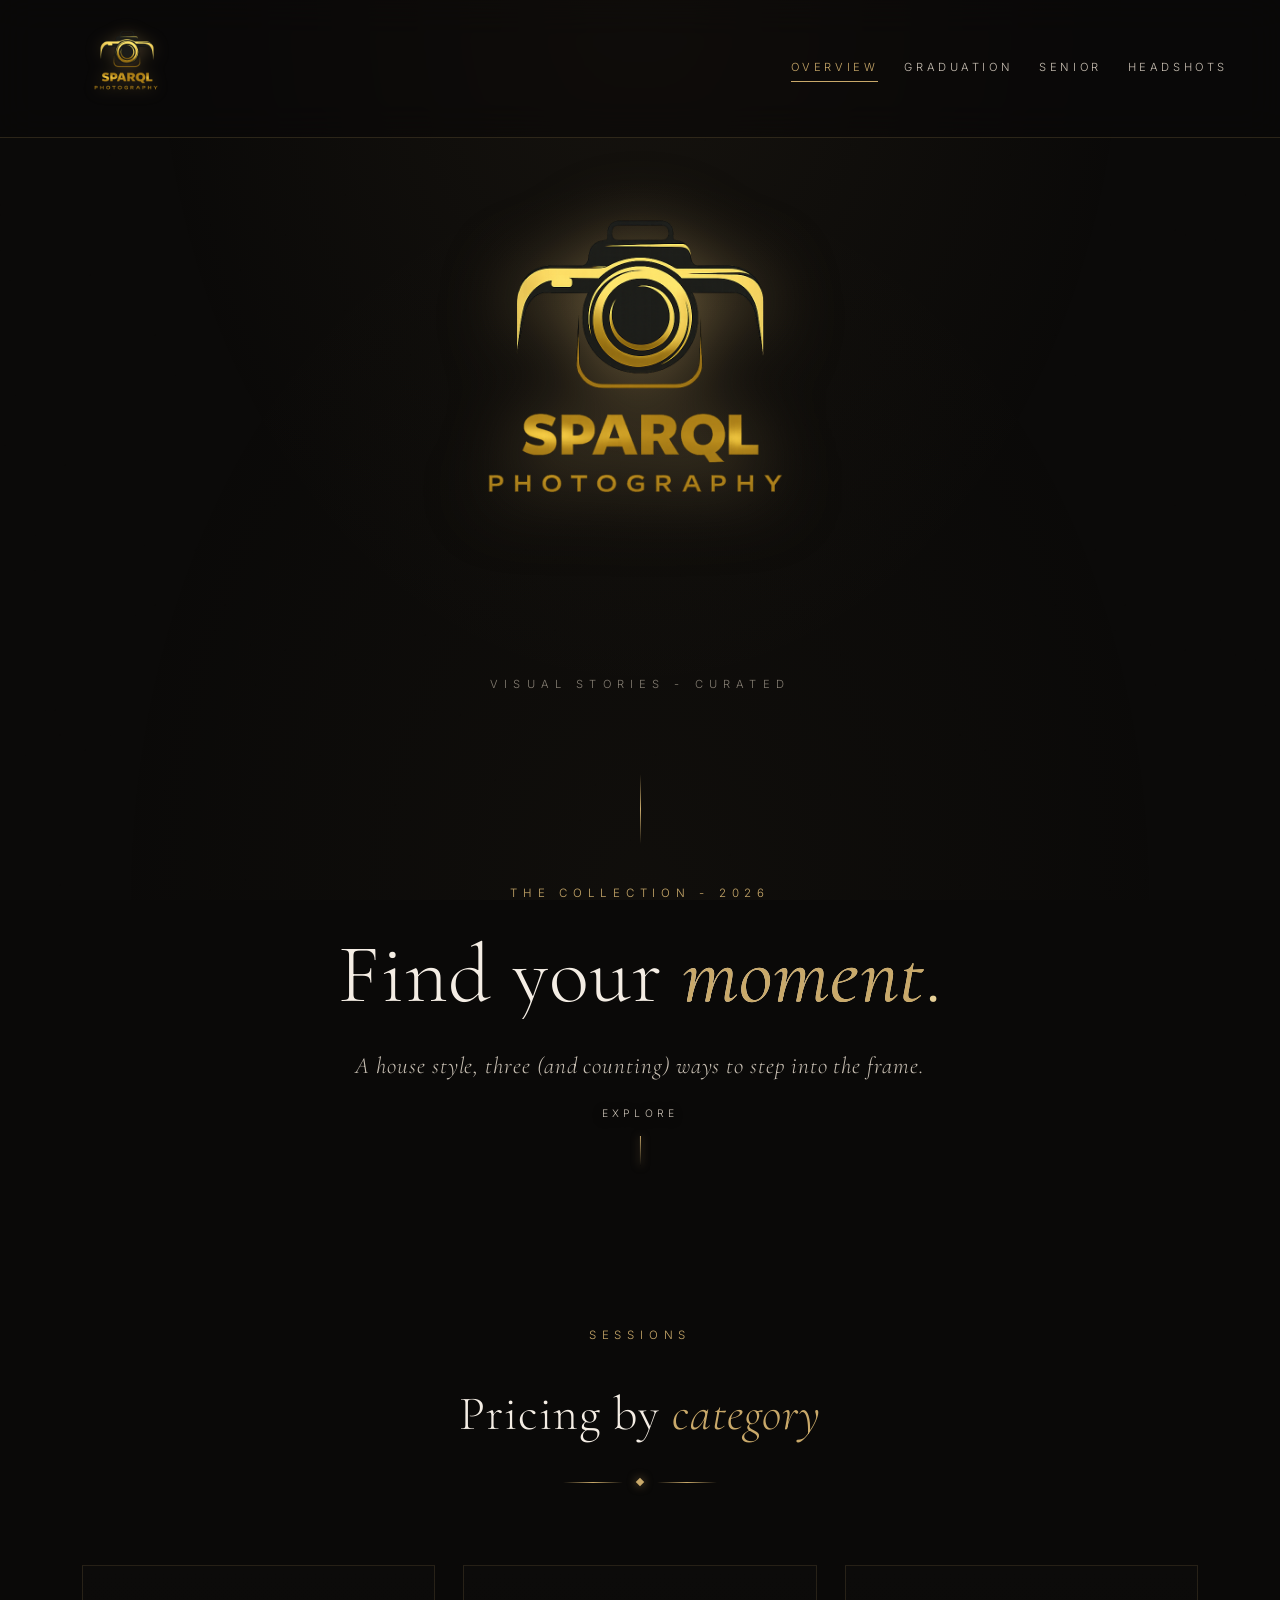
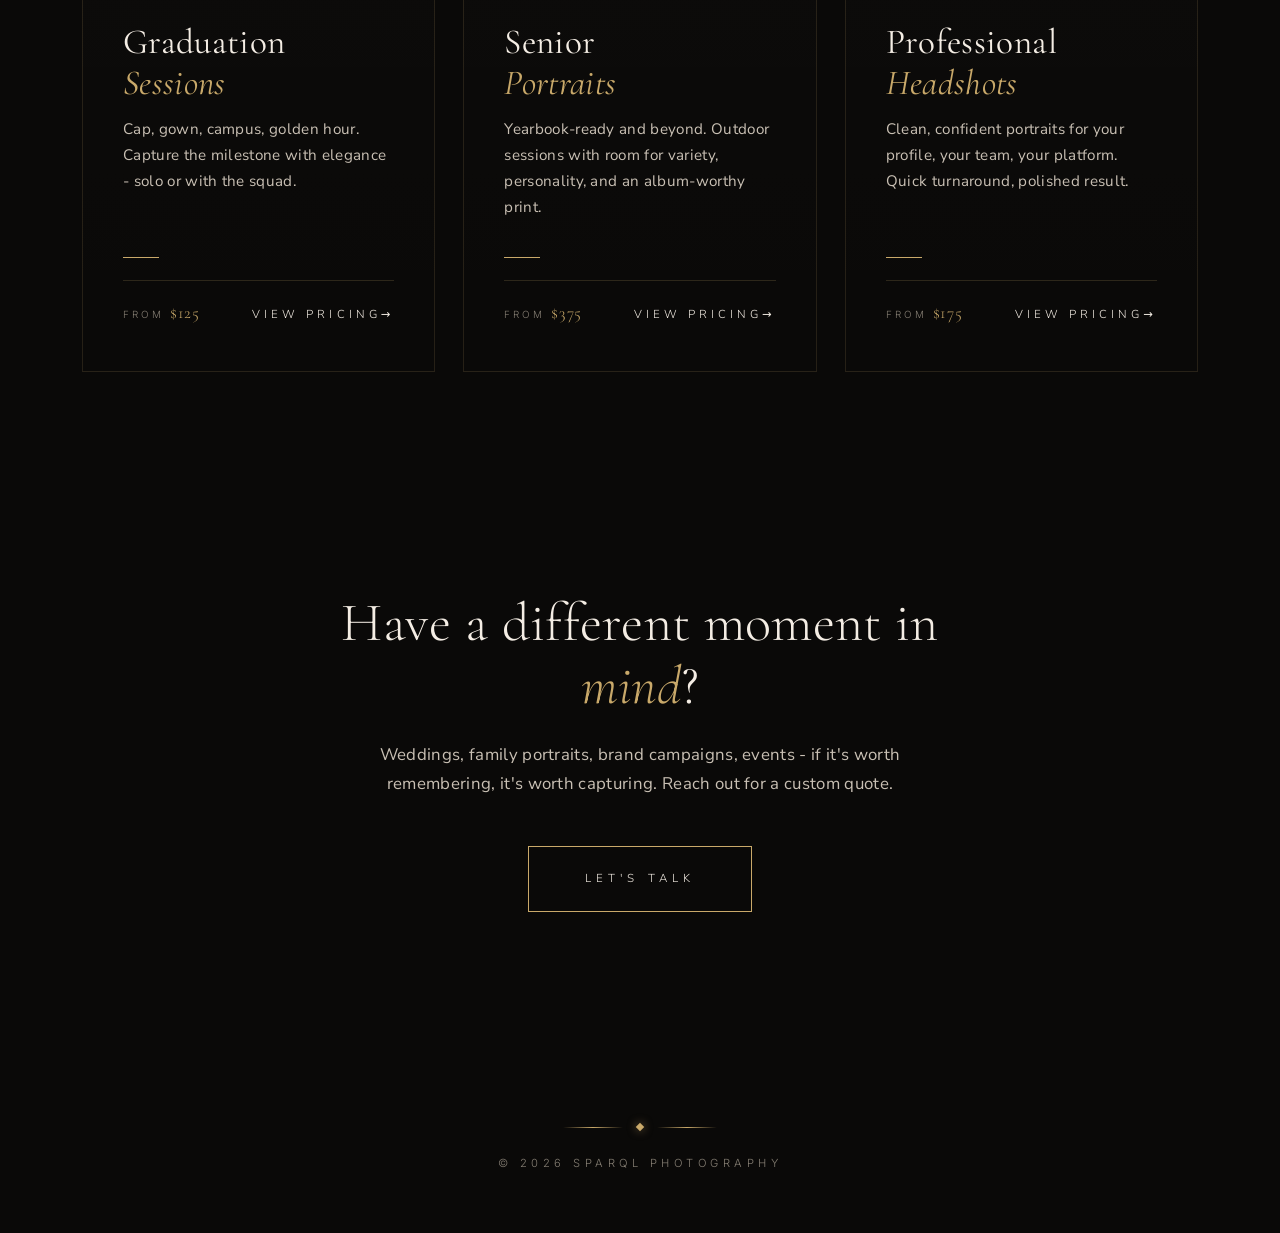
<file: index.html>
<!DOCTYPE html>
<html lang="en-US">
<head>
<meta charset="UTF-8" />
<meta name="viewport" content="width=device-width, initial-scale=1.0" />
<title>Sparql Photography — Pricing</title>
<link rel="preconnect" href="https://fonts.googleapis.com">
<link rel="preconnect" href="https://fonts.gstatic.com" crossorigin>
<link href="https://fonts.googleapis.com/css2?family=Cormorant+Garamond:ital,wght@0,300;0,400;0,500;0,600;0,700;1,300;1,400&family=Inter:wght@200;300;400;500;600&family=Italiana&family=Nunito+Sans:wght@300;400;500&display=swap" rel="stylesheet">
<link rel="preload" href="Logo.png" as="image">
<style>
  /* ============= SHARED FOUNDATIONS ============= */
  :root {
    --bg-deep: #0a0908;
    --bg-soft: #14110f;
    --ink: #f4ede4;
    --ink-soft: #c9c0b4;
    --ink-muted: #847d72;
    --gold: #c9a96a;
    --gold-light: #e6cf95;
    --gold-deep: #8a7340;
    --rule: rgba(201, 169, 106, 0.18);
    --card: rgba(255, 255, 255, 0.018);
    --card-border: rgba(201, 169, 106, 0.14);
  }
  * { box-sizing: border-box; margin: 0; padding: 0; }
  html { scroll-behavior: smooth; }
  body {
    background: var(--bg-deep);
    color: var(--ink);
    font-family: 'Inter', system-ui, -apple-system, sans-serif;
    font-weight: 300;
    letter-spacing: 0.02em;
    line-height: 1.7;
    overflow-x: hidden;
    -webkit-font-smoothing: antialiased;
    -moz-osx-font-smoothing: grayscale;
    position: relative;
    min-height: 100vh;
  }
  body::before {
    content: ""; position: fixed; inset: 0;
    background:
      radial-gradient(ellipse at top, rgba(201,169,106,0.06) 0%, transparent 55%),
      radial-gradient(ellipse at bottom, rgba(201,169,106,0.03) 0%, transparent 60%);
    pointer-events: none; z-index: 0;
  }
  body::after {
    content: ""; position: fixed; inset: 0;
    background-image: url("data:image/svg+xml,%3Csvg viewBox='0 0 200 200' xmlns='http://www.w3.org/2000/svg'%3E%3Cfilter id='n'%3E%3CfeTurbulence type='fractalNoise' baseFrequency='0.9' stitchTiles='stitch'/%3E%3CfeColorMatrix values='0 0 0 0 1  0 0 0 0 1  0 0 0 0 1  0 0 0 0.05 0'/%3E%3C/filter%3E%3Crect width='100%25' height='100%25' filter='url(%23n)'/%3E%3C/svg%3E");
    opacity: 0.5; mix-blend-mode: overlay;
    pointer-events: none; z-index: 1;
  }
  .container {
    max-width: 1180px; margin: 0 auto; padding: 0 32px;
    position: relative; z-index: 2;
  }

  /* ============= TOP NAV (shared across all pricing pages) ============= */
  .top-nav {
    position: fixed; top: 0; left: 0; right: 0; z-index: 100;
    background: rgba(10, 9, 8, 0.55);
    backdrop-filter: blur(18px);
    -webkit-backdrop-filter: blur(18px);
    border-bottom: 1px solid var(--rule);
    transition: background 0.4s ease, border-color 0.4s ease;
  }
  .top-nav-inner {
    max-width: 1240px; margin: 0 auto;
    padding: 14px 32px;
    display: flex; align-items: center; justify-content: space-between;
    gap: 24px;
  }
  .top-nav-brand {
    font-family: 'Italiana', serif;
    font-size: 0.95rem; letter-spacing: 0.3em;
    text-transform: uppercase;
    color: var(--ink); text-decoration: none;
    white-space: nowrap;
    transition: opacity 0.4s ease;
  }
  .top-nav-brand:hover { opacity: 0.85; }
  .nav-logo { height: 100px; width: auto; filter: drop-shadow(0 2px 8px rgba(201,169,106,0.3)); transition: transform 0.3s ease; }
  .nav-logo:hover { transform: scale(1.05); }
  .top-nav-brand .accent {
    color: var(--gold); font-style: italic;
    font-family: 'Cormorant Garamond', serif;
    font-weight: 400; letter-spacing: 0.05em;
    margin-right: 4px;
  }
  .top-nav-links {
    display: flex; gap: 26px; flex-wrap: wrap; justify-content: flex-end;
  }
  .top-nav-links a {
    font-family: 'Inter', sans-serif;
    font-size: 0.7rem; letter-spacing: 0.32em;
    text-transform: uppercase; color: var(--ink-soft);
    text-decoration: none; padding: 4px 0;
    border-bottom: 1px solid transparent;
    transition: color 0.4s ease, border-color 0.4s ease;
  }
  .top-nav-links a:hover { color: var(--gold); }
  .top-nav-links a.active {
    color: var(--gold);
    border-bottom-color: var(--gold);
  }
  @media (max-width: 720px) {
    .top-nav-inner { padding: 12px 22px; gap: 12px; flex-wrap: wrap; }
    .top-nav-brand { font-size: 0.78rem; letter-spacing: 0.22em; }
    .top-nav-links { gap: 14px; }
    .top-nav-links a { font-size: 0.58rem; letter-spacing: 0.22em; }
  }

  /* ============= HERO ============= */
  .hero {
    min-height: 100vh;
    display: flex; flex-direction: column;
    justify-content: center; align-items: center;
    text-align: center;
    padding: 140px 32px 140px;
    position: relative;
  }
  .brand-mark {
    font-family: 'Italiana', serif;
    font-size: clamp(2rem, 4vw, 2.6rem);
    letter-spacing: 0.4em;
    color: var(--ink);
    margin-bottom: 8px;
    opacity: 0;
    animation: fadeInUp 1.2s ease-out 0.2s forwards;
  }
  .brand-mark .accent {
    color: var(--gold); font-style: italic;
    letter-spacing: 0.05em;
    font-family: 'Cormorant Garamond', serif;
    font-weight: 400;
  }
  .logo-container {
    text-align: center;
    margin-bottom: 60px;
    opacity: 0;
    animation: fadeInUp 1s ease-out 0.3s forwards;
  }
  .logo-container a {
    display: inline-block;
    filter: drop-shadow(0 8px 35px rgba(201, 169, 106, 0.5));
  }
  .logo-container a:hover {
    filter: drop-shadow(0 10px 50px rgba(201, 169, 106, 0.7));
  }
  .logo {
    max-width: 700px;
    width: 100%;
    height: auto;
  }
  .logo:hover {
    transform: scale(1.02);
  }
  .brand-tag {
    font-size: 0.7rem; letter-spacing: 0.55em;
    color: var(--ink-muted); text-transform: uppercase;
    margin-bottom: 80px;
    opacity: 0;
    animation: fadeInUp 1.2s ease-out 0.4s forwards;
  }
  .hero-divider {
    width: 1px; height: 70px;
    background: linear-gradient(to bottom, transparent, var(--gold), transparent);
    margin: 0 auto 40px;
    opacity: 0;
    animation: heroLine 1.6s ease-out 0.5s forwards;
  }
  .eyebrow {
    font-size: 0.72rem; letter-spacing: 0.5em;
    text-transform: uppercase; color: var(--gold);
    margin-bottom: 28px; opacity: 0;
    animation: fadeInUp 1.2s ease-out 0.7s forwards;
  }
  h1.title {
    font-family: 'Cormorant Garamond', serif;
    font-weight: 300;
    font-size: clamp(2.6rem, 6.5vw, 5.4rem);
    letter-spacing: 0.01em; line-height: 1.05;
    margin-bottom: 28px;
    opacity: 0;
    background: linear-gradient(120deg,
      var(--ink) 0%, var(--ink) 35%,
      var(--gold-light) 50%,
      var(--ink) 65%, var(--ink) 100%);
    background-size: 200% 100%;
    -webkit-background-clip: text;
    background-clip: text;
    -webkit-text-fill-color: transparent;
    animation:
      fadeInUp 1.4s ease-out 0.9s forwards,
      shimmer 7s ease-in-out 2.4s infinite;
  }
  h1.title em {
    font-style: italic; font-weight: 400;
    color: var(--gold);
    -webkit-text-fill-color: var(--gold);
  }
  .tagline {
    font-family: 'Cormorant Garamond', serif;
    font-style: italic; font-weight: 300;
    font-size: clamp(1.15rem, 2vw, 1.45rem);
    color: var(--ink-soft);
    letter-spacing: 0.04em;
    max-width: 600px; margin: 0 auto;
    opacity: 0;
    animation: fadeInUp 1.4s ease-out 1.2s forwards;
  }
  .scroll-cue {
    position: absolute; bottom: 60px; left: 50%;
    transform: translateX(-50%);
    font-size: 0.65rem; letter-spacing: 0.4em;
    text-transform: uppercase; color: var(--ink-soft);
    opacity: 0;
    animation: fadeIn 2s ease-out 2s forwards, float 3s ease-in-out 3s infinite;
    z-index: 10;
    text-shadow: 0 2px 10px rgba(0, 0, 0, 0.8);
  }
  .scroll-cue::after {
    content: ""; display: block;
    width: 1px; height: 30px;
    background: linear-gradient(to bottom, var(--gold), transparent);
    margin: 14px auto 0;
    box-shadow: 0 0 8px rgba(201, 169, 106, 0.6);
  }

  /* ============= SECTION FRAME ============= */
  section.collections, section.cta {
    padding: 100px 0;
    position: relative;
  }
  .section-head {
    text-align: center;
    margin-bottom: 80px;
  }
  .section-head .eyebrow { animation: none; opacity: 1; }
  .section-head h2 {
    font-family: 'Cormorant Garamond', serif;
    font-weight: 300;
    font-size: clamp(2rem, 4vw, 3rem);
    letter-spacing: 0.02em; margin-top: 16px;
  }
  .section-head h2 em { font-style: italic; color: var(--gold); }
  .ornament {
    display: flex; align-items: center; justify-content: center;
    margin-top: 24px; gap: 14px;
  }
  .ornament .line {
    width: 60px; height: 1px;
    background: linear-gradient(to right, transparent, var(--gold), transparent);
  }
  .ornament .diamond {
    width: 6px; height: 6px; background: var(--gold);
    transform: rotate(45deg);
    box-shadow: 0 0 10px rgba(201, 169, 106, 0.6);
  }

  /* ============= COLLECTION CARDS (HUB) ============= */
  .collections-grid {
    display: grid;
    grid-template-columns: repeat(auto-fit, minmax(300px, 1fr));
    gap: 28px;
  }
  .collection-card {
    position: relative;
    display: flex; flex-direction: column;
    padding: 56px 40px 44px;
    border: 1px solid var(--card-border);
    background: linear-gradient(180deg, rgba(255,255,255,0.012), rgba(255,255,255,0.002));
    text-decoration: none; color: inherit;
    overflow: hidden;
    transition: transform 0.6s cubic-bezier(0.2, 0.7, 0.2, 1),
                border-color 0.6s ease,
                box-shadow 0.6s ease;
    opacity: 0; transform: translateY(40px);
    min-height: 360px;
  }
  .collection-card.in-view { animation: fadeInUp 1s ease-out forwards; }
  .collection-card:nth-child(1).in-view { animation-delay: 0.05s; }
  .collection-card:nth-child(2).in-view { animation-delay: 0.18s; }
  .collection-card:nth-child(3).in-view { animation-delay: 0.31s; }
  .collection-card:nth-child(4).in-view { animation-delay: 0.44s; }
  .collection-card:nth-child(5).in-view { animation-delay: 0.57s; }
  .collection-card::before {
    content: ""; position: absolute; inset: 0;
    border: 1px solid transparent;
    background: linear-gradient(135deg,
      rgba(201, 169, 106, 0.4),
      transparent 30%, transparent 70%,
      rgba(201, 169, 106, 0.4)) border-box;
    -webkit-mask: linear-gradient(#000 0 0) padding-box, linear-gradient(#000 0 0);
    -webkit-mask-composite: xor; mask-composite: exclude;
    opacity: 0; transition: opacity 0.6s ease;
    pointer-events: none;
  }
  .collection-card:hover {
    transform: translateY(-8px);
    border-color: rgba(201, 169, 106, 0.45);
    box-shadow:
      0 30px 60px -20px rgba(0,0,0,0.6),
      0 0 0 1px rgba(201, 169, 106, 0.05),
      0 0 40px -10px rgba(201, 169, 106, 0.25);
  }
  .collection-card:hover::before { opacity: 1; }

  .collection-card .index {
    font-family: 'Inter', sans-serif;
    font-size: 0.7rem; letter-spacing: 0.4em;
    text-transform: uppercase; color: var(--ink-muted);
    margin-bottom: 28px;
  }
  .collection-card h3 {
    font-family: 'Cormorant Garamond', serif;
    font-weight: 400;
    font-size: clamp(1.8rem, 3vw, 2.2rem);
    letter-spacing: 0.01em;
    line-height: 1.15; margin-bottom: 14px;
  }
  .collection-card h3 em {
    font-style: italic; color: var(--gold);
  }
  .collection-card .desc {
    color: var(--ink-soft);
    font-family: 'Avenir Book', 'AvenirNext-Regular', 'Avenir Next', Avenir,
                 'Nunito Sans', system-ui, -apple-system, sans-serif;
    font-weight: 400;
    font-size: 0.95rem;
    margin-bottom: 36px;
    flex-grow: 1;
  }
  .collection-card .divider {
    width: 36px; height: 1px;
    background: var(--gold);
    margin: 0 0 22px;
    transition: width 0.6s cubic-bezier(0.2, 0.7, 0.2, 1);
  }
  .collection-card:hover .divider { width: 80px; }
  .collection-card .meta {
    display: flex; justify-content: space-between; align-items: baseline;
    border-top: 1px solid var(--rule);
    padding-top: 18px;
  }
  .collection-card .price-from {
    font-family: 'Cormorant Garamond', serif;
    font-weight: 300;
    font-size: 1.05rem;
    color: var(--gold);
    letter-spacing: 0.04em;
  }
  .collection-card .price-from .lbl {
    font-family: 'Inter', sans-serif;
    font-size: 0.62rem; letter-spacing: 0.3em;
    text-transform: uppercase;
    color: var(--ink-muted);
    margin-right: 6px;
  }
  .collection-card .arrow {
    font-family: 'Avenir Book', 'AvenirNext-Regular', 'Avenir Next', Avenir,
                 'Nunito Sans', system-ui, -apple-system, sans-serif;
    font-size: 0.72rem; letter-spacing: 0.35em;
    text-transform: uppercase; color: var(--ink);
    transition: color 0.4s ease, letter-spacing 0.4s ease;
  }
  .collection-card .arrow::after {
    content: " →"; display: inline-block;
    transition: transform 0.4s ease;
  }
  .collection-card:hover .arrow { color: var(--gold); letter-spacing: 0.45em; }
  .collection-card:hover .arrow::after { transform: translateX(6px); }

  /* "Coming soon" placeholder card variant for future categories */
  .collection-card.soon {
    pointer-events: none;
    opacity: 0.45;
  }
  .collection-card.soon .arrow { color: var(--ink-muted); }

  /* ============= CTA ============= */
  section.cta {
    text-align: center;
    padding: 120px 32px 140px;
  }
  .cta h2 {
    font-family: 'Cormorant Garamond', serif;
    font-weight: 300;
    font-size: clamp(2rem, 4.5vw, 3.4rem);
    line-height: 1.15; margin-bottom: 24px;
    max-width: 720px; margin-left: auto; margin-right: auto;
  }
  .cta h2 em { font-style: italic; color: var(--gold); }
  .cta p {
    color: var(--ink-soft);
    font-family: 'Avenir Book', 'AvenirNext-Regular', 'Avenir Next', Avenir,
                 'Nunito Sans', system-ui, -apple-system, sans-serif;
    font-size: 1.05rem;
    max-width: 560px; margin: 0 auto 48px;
    font-weight: 400;
  }
  .btn-luxe {
    display: inline-block;
    padding: 22px 56px; background: transparent;
    color: var(--ink); text-decoration: none;
    font-family: 'Avenir Book', 'AvenirNext-Regular', 'Avenir Next', Avenir,
                 'Nunito Sans', system-ui, -apple-system, sans-serif;
    font-size: 0.72rem; letter-spacing: 0.45em;
    text-transform: uppercase;
    border: 1px solid var(--gold);
    position: relative; overflow: hidden;
    transition: color 0.5s ease, letter-spacing 0.5s ease;
    z-index: 1;
  }
  .btn-luxe::before {
    content: ""; position: absolute; inset: 0;
    background: linear-gradient(135deg, var(--gold-light), var(--gold), var(--gold-deep));
    transform: translateY(101%);
    transition: transform 0.6s cubic-bezier(0.7, 0, 0.2, 1);
    z-index: -1;
  }
  .btn-luxe:hover { color: var(--bg-deep); letter-spacing: 0.55em; }
  .btn-luxe:hover::before { transform: translateY(0); }

  /* ============= FOOTER ============= */
  footer {
    text-align: center;
    padding: 40px 32px 60px;
    color: var(--ink-muted);
    font-size: 0.7rem; letter-spacing: 0.4em;
    text-transform: uppercase;
    position: relative; z-index: 2;
  }
  footer .ornament { margin-bottom: 24px; }

  /* ============= ANIMATIONS ============= */
  @keyframes fadeInUp {
    0% { opacity: 0; transform: translateY(40px); }
    100% { opacity: 1; transform: translateY(0); }
  }
  @keyframes fadeIn { to { opacity: 1; } }
  @keyframes heroLine {
    0% { opacity: 0; height: 0; }
    100% { opacity: 1; height: 70px; }
  }
  @keyframes shimmer {
    0% { background-position: -200% 0; }
    100% { background-position: 200% 0; }
  }
  @keyframes float {
    0%, 100% { transform: translateX(-50%) translateY(0); }
    50% { transform: translateX(-50%) translateY(-8px); }
  }
  @keyframes logoFlicker {
    0%, 18%, 22%, 25%, 53%, 57%, 100% { opacity: 1; }
    20%, 24%, 55% { opacity: 0.4; }
  }
  @keyframes logoDissolve {
    0% { opacity: 0; transform: scale(0.97); }
    40% { opacity: 0.6; }
    100% { opacity: 1; transform: scale(1); }
  }
  @keyframes logoPop {
    0% { opacity: 0; transform: scale(0.85); }
    60% { opacity: 1; transform: scale(1.20); }
    100% { opacity: 1; transform: scale(1); }
  }
  @keyframes glowIn {
    0% { filter: drop-shadow(0 8px 35px rgba(201, 169, 106, 0)); }
    100% { filter: drop-shadow(0 8px 35px rgba(201, 169, 106, 0.5)); }
  }
  @media (prefers-reduced-motion: reduce) {
    *, *::before, *::after {
      animation-duration: 0.01ms !important;
      animation-iteration-count: 1 !important;
      transition-duration: 0.01ms !important;
    }
    .collection-card { opacity: 1; transform: none; }
  }
  @media (max-width: 720px) {
    .hero { padding: 110px 24px 60px; min-height: 80vh; }
    .container { padding: 0 22px; }
    section.collections, section.cta { padding: 70px 0; }
    .section-head { margin-bottom: 50px; }
    .collection-card { padding: 44px 28px 32px; min-height: auto; }
    .brand-tag { margin-bottom: 50px; }
    .logo { max-width: 380px; }
  }
</style>
</head>
<body>

  <!-- ============= TOP NAV ============= -->
  <nav class="top-nav" aria-label="Pricing categories">
    <div class="top-nav-inner">
      <a href="https://www.sparqlphotography.com" class="top-nav-brand"><img src="Logo.png" alt="Sparql Photography" class="nav-logo" /></a>
      <div class="top-nav-links">
        <a href="index.html" class="active">Overview</a>
        <a href="graduation.html">Graduation</a>
        <a href="seniors.html">Senior</a>
        <a href="headshots.html">Headshots</a>
      </div>
    </div>
  </nav>

  <!-- ============= HERO ============= -->
  <header class="hero">
    <div class="logo-container">
      <a href="https://www.sparqlphotography.com" target="_blank" rel="noopener noreferrer">
        <img src="Logo.png" alt="Sparql Photography Logo" class="logo" />
      </a>
    </div>
    <div class="brand-tag">Visual Stories - Curated</div>

    <div class="hero-divider"></div>

    <div class="eyebrow">The Collection - 2026</div>
    <h1 class="title">Find your <em>moment</em>.</h1>
    <p class="tagline">A house style, three (and counting) ways to step into the frame.</p>

    <div class="scroll-cue">Explore</div>
  </header>

  <!-- ============= COLLECTIONS ============= -->
  <section class="collections">
    <div class="container">
      <div class="section-head">
        <div class="eyebrow">Sessions</div>
        <h2>Pricing by <em>category</em></h2>
        <div class="ornament">
          <span class="line"></span>
          <span class="diamond"></span>
          <span class="line"></span>
        </div>
      </div>

      <div class="collections-grid">

        <a href="graduation.html" class="collection-card reveal">
          <h3>Graduation <em>Sessions</em></h3>
          <p class="desc">Cap, gown, campus, golden hour. Capture the milestone with elegance - solo or with the squad.</p>
          <div class="divider"></div>
          <div class="meta">
            <div class="price-from"><span class="lbl">From</span>$125</div>
            <div class="arrow">View pricing</div>
          </div>
        </a>

        <a href="seniors.html" class="collection-card reveal">
          <h3>Senior <br><em>Portraits</em></h3>
          <p class="desc">Yearbook-ready and beyond. Outdoor sessions with room for variety, personality, and an album-worthy print.</p>
          <div class="divider"></div>
          <div class="meta">
            <div class="price-from"><span class="lbl">From</span>$375</div>
            <div class="arrow">View pricing</div>
          </div>
        </a>

        <a href="headshots.html" class="collection-card reveal">
          <h3>Professional <em>Headshots</em></h3>
          <p class="desc">Clean, confident portraits for your profile, your team, your platform. Quick turnaround, polished result.</p>
          <div class="divider"></div>
          <div class="meta">
            <div class="price-from"><span class="lbl">From</span>$175</div>
            <div class="arrow">View pricing</div>
          </div>
        </a>

        <!-- Future-category placeholder pattern.
             To add a new category later, copy a card above, change the index/title/desc/price/href,
             and remove the .soon class. -->
        <!--
        <a href="families.html" class="collection-card reveal soon">
          <div class="index">04 · Families</div>
          <h3>Family <em>Sessions</em></h3>
          <p class="desc">Coming soon.</p>
          <div class="divider"></div>
          <div class="meta">
            <div class="price-from"><span class="lbl">From</span>—</div>
            <div class="arrow">Coming soon</div>
          </div>
        </a>
        -->

      </div>
    </div>
  </section>

  <!-- ============= CTA ============= -->
  <section class="cta" id="contact">
    <div class="container">
      <h2>Have a different moment in <em>mind</em>?</h2>
      <p>Weddings, family portraits, brand campaigns, events - if it's worth remembering, it's worth capturing. Reach out for a custom quote.</p>
      <a href="mailto:photog@sparqlphotography.com" class="btn-luxe">Let's Talk</a>
    </div>
  </section>

  <footer>
    <div class="ornament">
      <span class="line"></span>
      <span class="diamond"></span>
      <span class="line"></span>
    </div>
    © 2026 Sparql Photography
  </footer>

  <script>
    const reveals = document.querySelectorAll('.reveal');
    const io = new IntersectionObserver((entries) => {
      entries.forEach((entry) => {
        if (entry.isIntersecting) {
          entry.target.classList.add('in-view');
          io.unobserve(entry.target);
        }
      });
    }, { threshold: 0.15, rootMargin: '0px 0px -50px 0px' });
    reveals.forEach((el) => io.observe(el));
  </script>

</body>
</html>
</file>
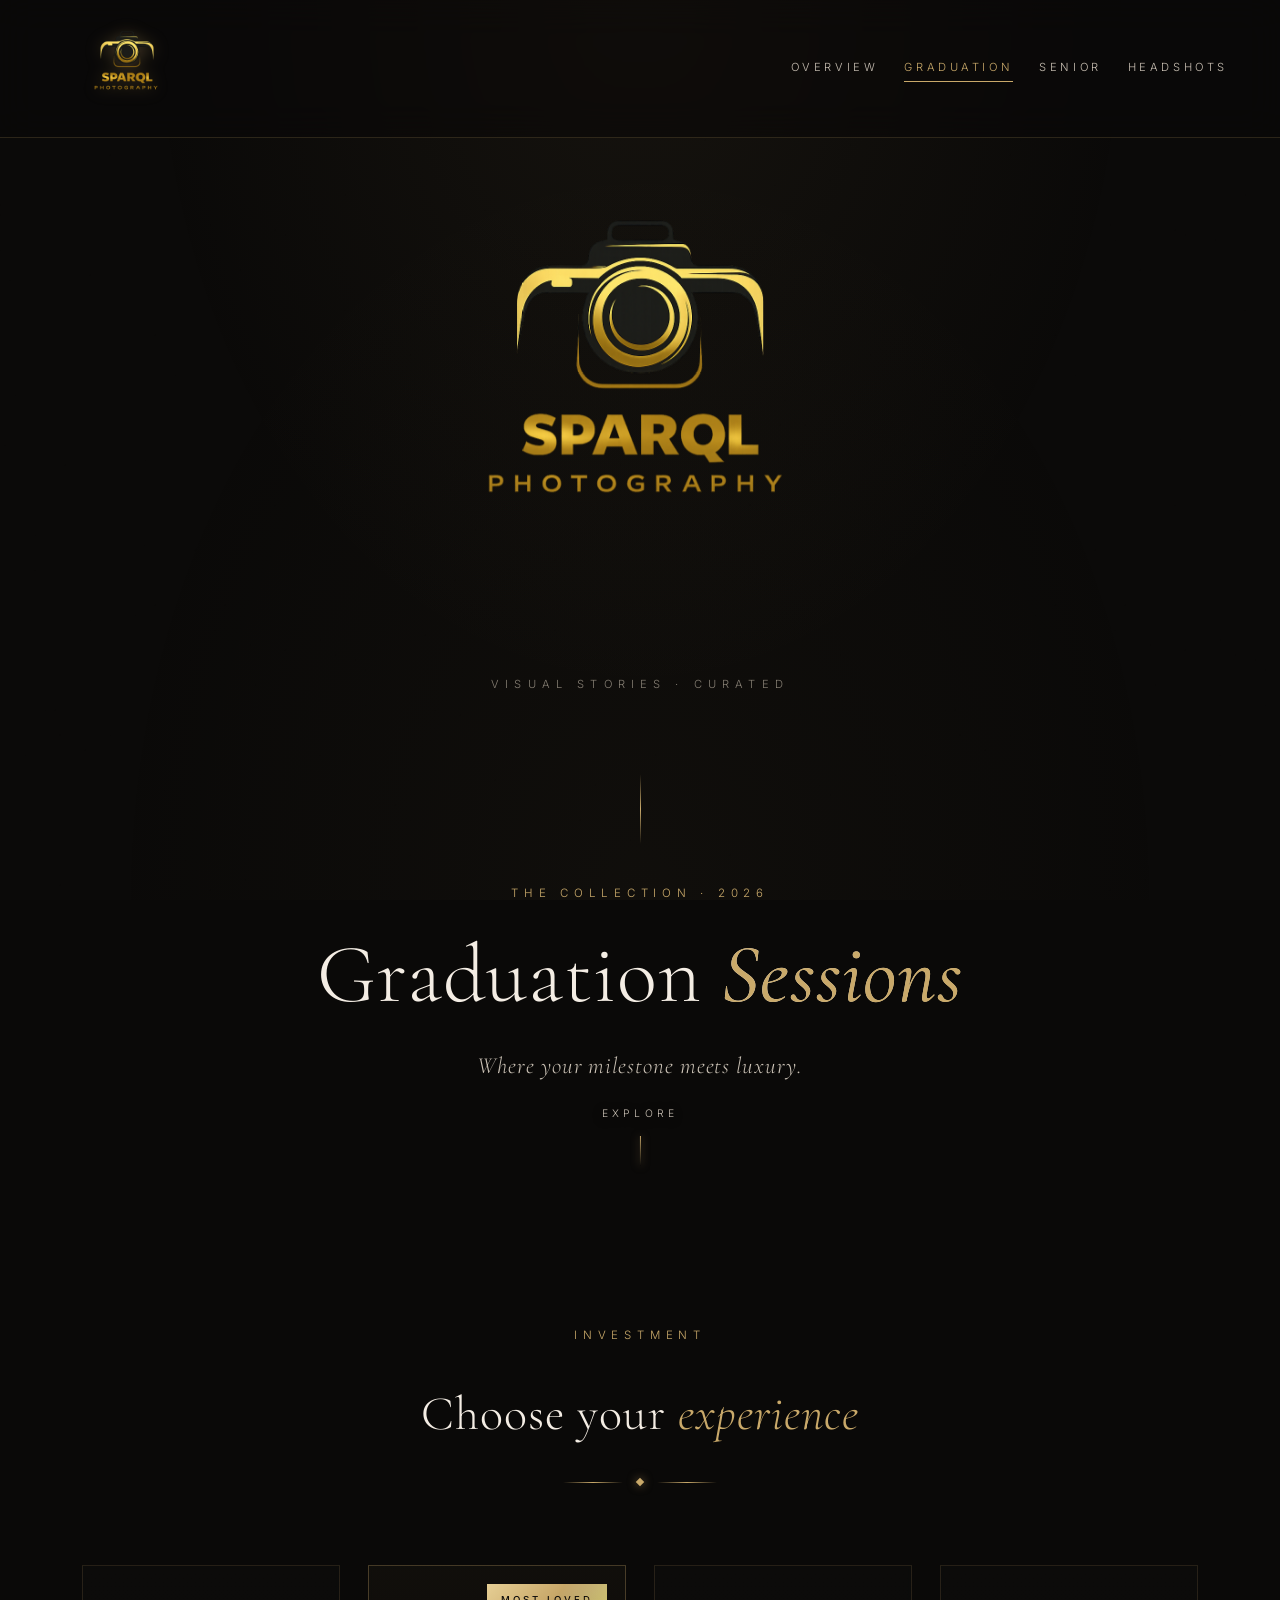
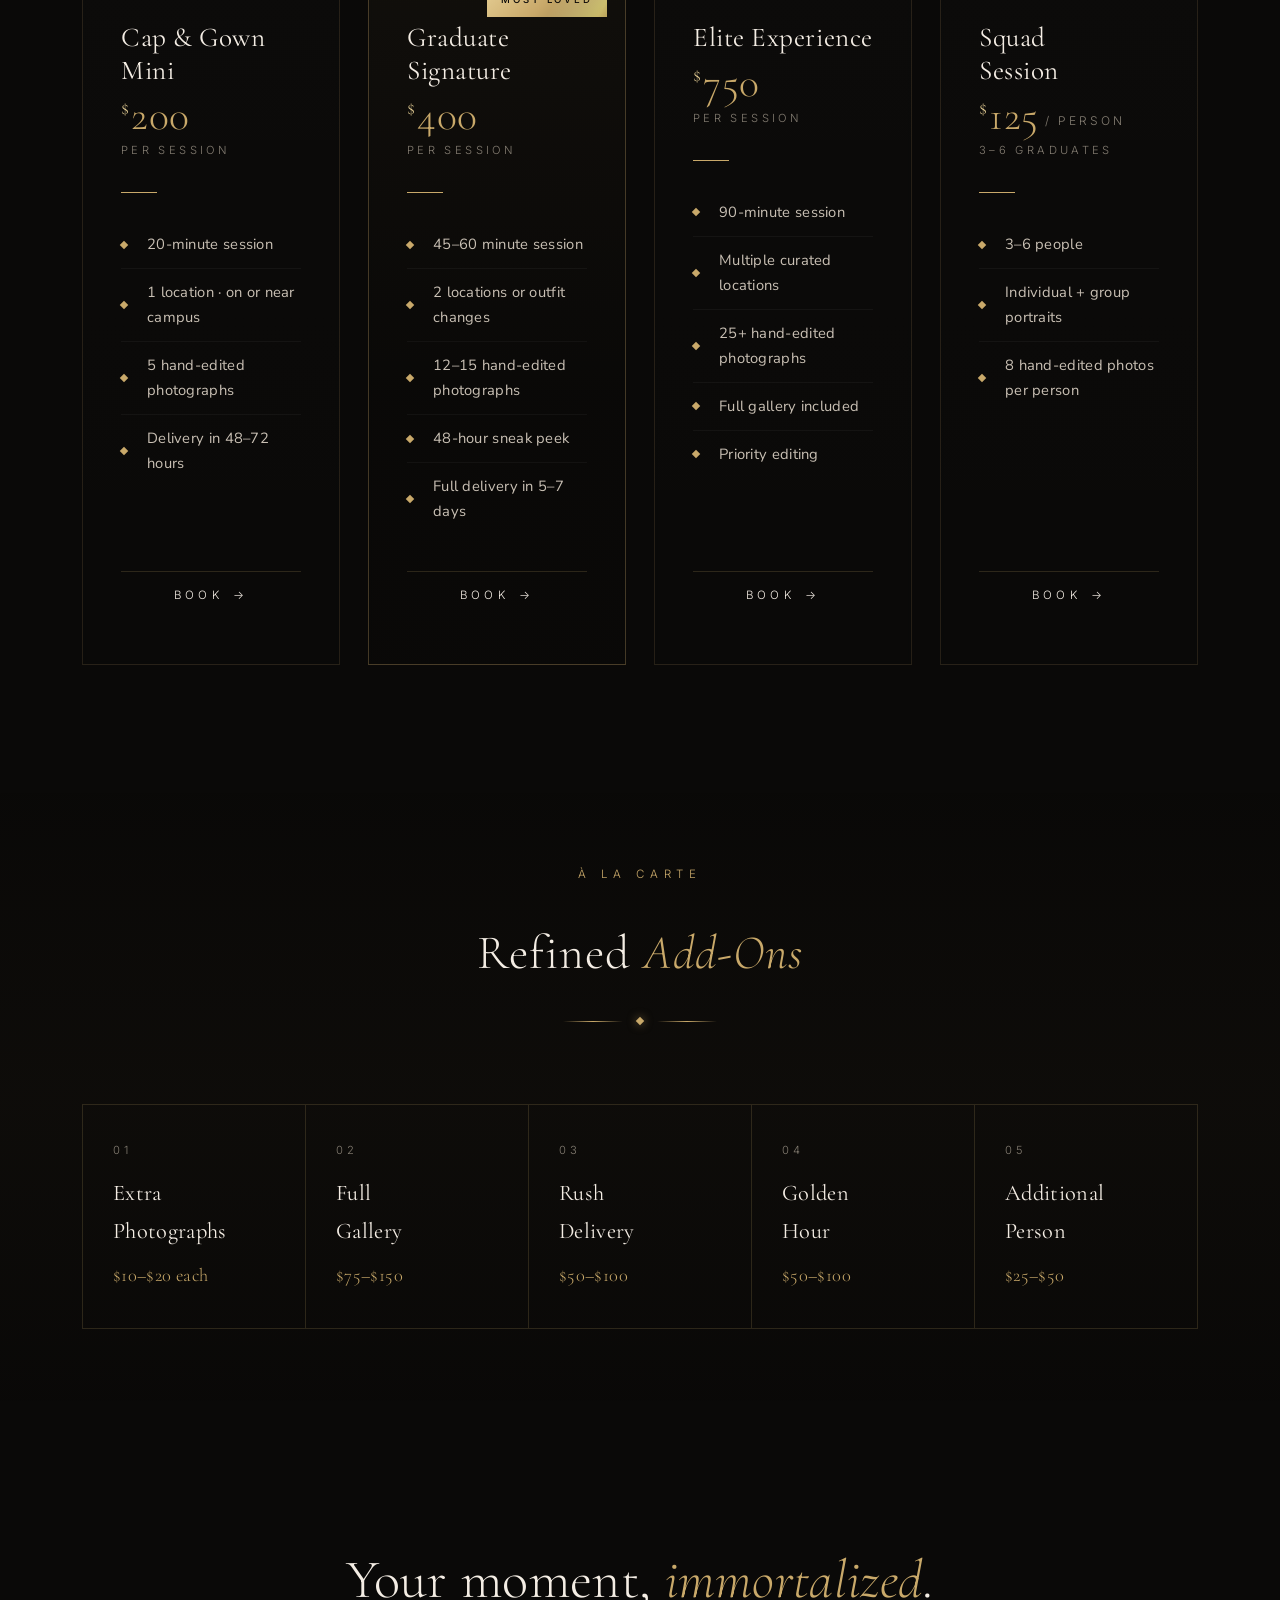
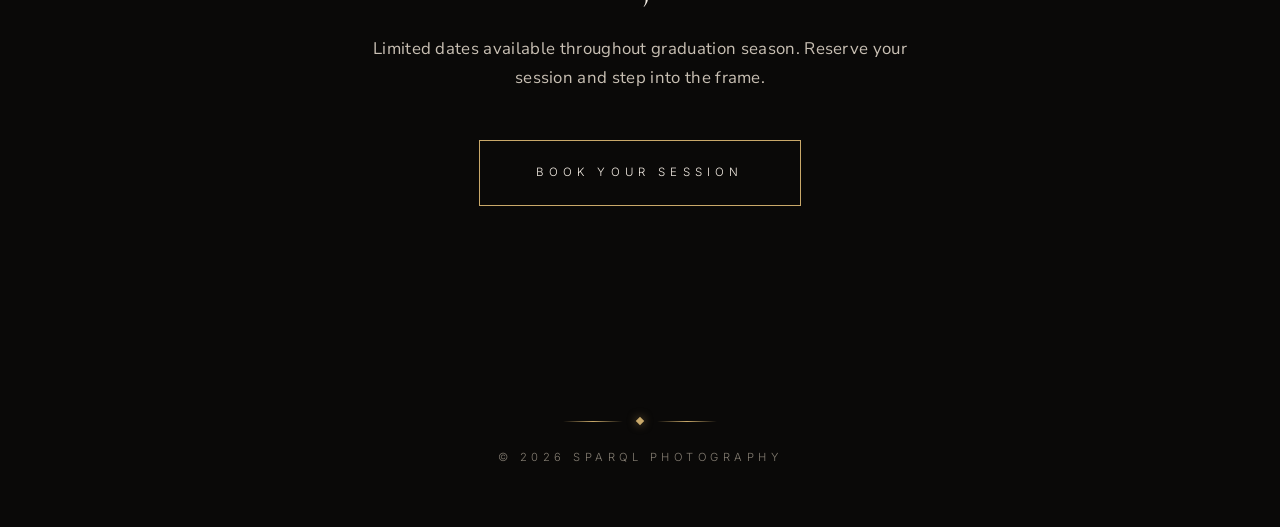
<file: graduation.html>
<!DOCTYPE html>
<html lang="en-US">
<head>
<meta charset="UTF-8" />
<meta name="viewport" content="width=device-width, initial-scale=1.0" />
<title>Sparql Photography — Graduation Session Pricing</title>
<link rel="preconnect" href="https://fonts.googleapis.com">
<link rel="preconnect" href="https://fonts.gstatic.com" crossorigin>
<link href="https://fonts.googleapis.com/css2?family=Cormorant+Garamond:ital,wght@0,300;0,400;0,500;0,600;0,700;1,300;1,400&family=Inter:wght@200;300;400;500;600&family=Italiana&family=Nunito+Sans:wght@300;400;500&display=swap" rel="stylesheet">
<style>
  /* ---------- Foundations ---------- */
  :root {
    --bg-deep: #0a0908;
    --bg-soft: #14110f;
    --ink: #f4ede4;
    --ink-soft: #c9c0b4;
    --ink-muted: #847d72;
    --gold: #c9a96a;
    --gold-light: #e6cf95;
    --gold-deep: #8a7340;
    --rule: rgba(201, 169, 106, 0.18);
    --card: rgba(255, 255, 255, 0.018);
    --card-border: rgba(201, 169, 106, 0.14);
  }

  * { box-sizing: border-box; margin: 0; padding: 0; }

  html { scroll-behavior: smooth; }

  body {
    background: var(--bg-deep);
    color: var(--ink);
    font-family: 'Inter', system-ui, -apple-system, sans-serif;
    font-weight: 300;
    letter-spacing: 0.02em;
    line-height: 1.7;
    overflow-x: hidden;
    -webkit-font-smoothing: antialiased;
    -moz-osx-font-smoothing: grayscale;
    position: relative;
    min-height: 100vh;
  }

  /* Subtle radial vignette + grain on body */
  body::before {
    content: "";
    position: fixed;
    inset: 0;
    background:
      radial-gradient(ellipse at top, rgba(201, 169, 106, 0.06) 0%, transparent 55%),
      radial-gradient(ellipse at bottom, rgba(201, 169, 106, 0.03) 0%, transparent 60%);
    pointer-events: none;
    z-index: 0;
  }
  body::after {
    content: "";
    position: fixed;
    inset: 0;
    background-image: url("data:image/svg+xml,%3Csvg viewBox='0 0 200 200' xmlns='http://www.w3.org/2000/svg'%3E%3Cfilter id='n'%3E%3CfeTurbulence type='fractalNoise' baseFrequency='0.9' stitchTiles='stitch'/%3E%3CfeColorMatrix values='0 0 0 0 1  0 0 0 0 1  0 0 0 0 1  0 0 0 0.05 0'/%3E%3C/filter%3E%3Crect width='100%25' height='100%25' filter='url(%23n)'/%3E%3C/svg%3E");
    opacity: 0.5;
    mix-blend-mode: overlay;
    pointer-events: none;
    z-index: 1;
  }

  .container {
    max-width: 1180px;
    margin: 0 auto;
    padding: 0 32px;
    position: relative;
    z-index: 2;
  }

  /* ---------- Top Nav (shared across all pricing pages) ---------- */
  .top-nav {
    position: fixed; top: 0; left: 0; right: 0; z-index: 100;
    background: rgba(10, 9, 8, 0.55);
    backdrop-filter: blur(18px);
    -webkit-backdrop-filter: blur(18px);
    border-bottom: 1px solid var(--rule);
    transition: background 0.4s ease, border-color 0.4s ease;
  }
  .top-nav-inner {
    max-width: 1240px; margin: 0 auto;
    padding: 14px 32px;
    display: flex; align-items: center; justify-content: space-between;
    gap: 24px;
  }
  .top-nav-brand {
    font-family: 'Italiana', serif;
    font-size: 0.95rem; letter-spacing: 0.3em;
    text-transform: uppercase;
    color: var(--ink); text-decoration: none;
    white-space: nowrap;
    transition: opacity 0.4s ease;
  }
  .top-nav-brand:hover { opacity: 0.85; }
  .nav-logo { height: 100px; width: auto; filter: drop-shadow(0 2px 8px rgba(201,169,106,0.3)); transition: transform 0.3s ease; }
  .nav-logo:hover { transform: scale(1.05); }
  .top-nav-brand .accent {
    color: var(--gold); font-style: italic;
    font-family: 'Cormorant Garamond', serif;
    font-weight: 400; letter-spacing: 0.05em;
    margin-right: 4px;
  }
  .top-nav-links {
    display: flex; gap: 26px; flex-wrap: wrap; justify-content: flex-end;
  }
  .top-nav-links a {
    font-family: 'Inter', sans-serif;
    font-size: 0.7rem; letter-spacing: 0.32em;
    text-transform: uppercase; color: var(--ink-soft);
    text-decoration: none; padding: 4px 0;
    border-bottom: 1px solid transparent;
    transition: color 0.4s ease, border-color 0.4s ease;
  }
  .top-nav-links a:hover { color: var(--gold); }
  .top-nav-links a.active {
    color: var(--gold);
    border-bottom-color: var(--gold);
  }
  @media (max-width: 720px) {
    .top-nav-inner { padding: 12px 22px; gap: 12px; flex-wrap: wrap; }
    .top-nav-brand { font-size: 0.78rem; letter-spacing: 0.22em; }
    .top-nav-links { gap: 14px; }
    .top-nav-links a { font-size: 0.58rem; letter-spacing: 0.22em; }
  }

  /* ---------- Hero ---------- */
  .hero {
    min-height: 100vh;
    display: flex;
    flex-direction: column;
    justify-content: center;
    align-items: center;
    text-align: center;
    padding: 140px 32px 140px;
    position: relative;
  }

  .brand-mark {
    font-family: 'Italiana', serif;
    font-size: clamp(2rem, 4vw, 2.6rem);
    letter-spacing: 0.4em;
    color: var(--ink);
    margin-bottom: 8px;
    opacity: 0;
    animation: fadeInUp 1.2s ease-out 0.2s forwards;
  }
  .brand-mark .accent {
    color: var(--gold);
    font-style: italic;
    letter-spacing: 0.05em;
    font-family: 'Cormorant Garamond', serif;
    font-weight: 400;
  }
  .logo-container {
    text-align: center;
    margin-bottom: 60px;
    opacity: 0;
    animation: fadeInUp 1s ease-out 0.3s forwards;
  }
  .logo-container a {
    display: inline-block;
    filter: drop-shadow(0 8px 35px rgba(201, 169, 106, 0.5));
  }
  .logo-container a:hover {
    filter: drop-shadow(0 10px 50px rgba(201, 169, 106, 0.7));
  }
  .logo {
    max-width: 700px;
    width: 100%;
    height: auto;
  }
  .logo:hover {
    transform: scale(1.02);
  }
  .brand-tag {
    font-size: 0.7rem;
    letter-spacing: 0.55em;
    color: var(--ink-muted);
    text-transform: uppercase;
    margin-bottom: 80px;
    opacity: 0;
    animation: fadeInUp 1.2s ease-out 0.4s forwards;
  }

  .hero-divider {
    width: 1px;
    height: 70px;
    background: linear-gradient(to bottom, transparent, var(--gold), transparent);
    margin: 0 auto 40px;
    opacity: 0;
    animation: heroLine 1.6s ease-out 0.5s forwards;
  }

  .eyebrow {
    font-size: 0.72rem;
    letter-spacing: 0.5em;
    text-transform: uppercase;
    color: var(--gold);
    margin-bottom: 28px;
    opacity: 0;
    animation: fadeInUp 1.2s ease-out 0.7s forwards;
  }

  h1.title {
    font-family: 'Cormorant Garamond', serif;
    font-weight: 300;
    font-size: clamp(2.6rem, 6.5vw, 5.4rem);
    letter-spacing: 0.01em;
    line-height: 1.05;
    margin-bottom: 28px;
    opacity: 0;
    animation: fadeInUp 1.4s ease-out 0.9s forwards;
    background: linear-gradient(120deg,
      var(--ink) 0%,
      var(--ink) 35%,
      var(--gold-light) 50%,
      var(--ink) 65%,
      var(--ink) 100%);
    background-size: 200% 100%;
    -webkit-background-clip: text;
    background-clip: text;
    -webkit-text-fill-color: transparent;
    animation:
      fadeInUp 1.4s ease-out 0.9s forwards,
      shimmer 7s ease-in-out 2.4s infinite;
  }
  h1.title em {
    font-style: italic;
    font-weight: 400;
    color: var(--gold);
    -webkit-text-fill-color: var(--gold);
  }

  .tagline {
    font-family: 'Cormorant Garamond', serif;
    font-style: italic;
    font-weight: 300;
    font-size: clamp(1.15rem, 2vw, 1.45rem);
    color: var(--ink-soft);
    letter-spacing: 0.04em;
    max-width: 600px;
    margin: 0 auto;
    opacity: 0;
    animation: fadeInUp 1.4s ease-out 1.2s forwards;
  }

  .scroll-cue {
    position: absolute;
    bottom: 60px;
    left: 50%;
    transform: translateX(-50%);
    font-size: 0.65rem;
    letter-spacing: 0.4em;
    text-transform: uppercase;
    color: var(--ink-soft);
    opacity: 0;
    animation: fadeIn 2s ease-out 2s forwards, float 3s ease-in-out 3s infinite;
    z-index: 10;
    text-shadow: 0 2px 10px rgba(0, 0, 0, 0.8);
  }
  .scroll-cue::after {
    content: "";
    display: block;
    width: 1px;
    height: 30px;
    background: linear-gradient(to bottom, var(--gold), transparent);
    margin: 14px auto 0;
    box-shadow: 0 0 8px rgba(201, 169, 106, 0.6);
  }

  /* ---------- Section frame ---------- */
  section.packages, section.addons, section.cta {
    padding: 100px 0;
    position: relative;
  }

  .section-head {
    text-align: center;
    margin-bottom: 80px;
  }
  .section-head .eyebrow { animation: none; opacity: 1; }
  .section-head h2 {
    font-family: 'Cormorant Garamond', serif;
    font-weight: 300;
    font-size: clamp(2rem, 4vw, 3rem);
    letter-spacing: 0.02em;
    margin-top: 16px;
  }
  .section-head h2 em {
    font-style: italic;
    color: var(--gold);
  }
  .ornament {
    display: flex;
    align-items: center;
    justify-content: center;
    margin-top: 24px;
    gap: 14px;
  }
  .ornament .line {
    width: 60px;
    height: 1px;
    background: linear-gradient(to right, transparent, var(--gold), transparent);
  }
  .ornament .diamond {
    width: 6px;
    height: 6px;
    background: var(--gold);
    transform: rotate(45deg);
    box-shadow: 0 0 10px rgba(201, 169, 106, 0.6);
  }

  /* ---------- Package Cards ---------- */
  .packages-grid {
    display: grid;
    grid-template-columns: repeat(4, 1fr);
    gap: 28px;
  }

  .package {
    position: relative;
    padding: 56px 38px 44px;
    border: 1px solid var(--card-border);
    background: linear-gradient(180deg, rgba(255,255,255,0.012), rgba(255,255,255,0.002));
    backdrop-filter: blur(2px);
    overflow: hidden;
    transition: transform 0.6s cubic-bezier(0.2, 0.7, 0.2, 1),
                border-color 0.6s ease,
                box-shadow 0.6s ease;
    opacity: 0;
    transform: translateY(40px);
    display: flex;
    flex-direction: column;
  }
  .package.in-view {
    animation: fadeInUp 1s ease-out forwards;
  }
  .package:nth-child(1).in-view { animation-delay: 0.05s; }
  .package:nth-child(2).in-view { animation-delay: 0.18s; }
  .package:nth-child(3).in-view { animation-delay: 0.31s; }
  .package:nth-child(4).in-view { animation-delay: 0.44s; }

  /* Subtle gold border-glow on hover */
  .package::before {
    content: "";
    position: absolute;
    inset: 0;
    border: 1px solid transparent;
    background: linear-gradient(135deg,
      rgba(201, 169, 106, 0.4),
      transparent 30%,
      transparent 70%,
      rgba(201, 169, 106, 0.4)) border-box;
    -webkit-mask: linear-gradient(#000 0 0) padding-box, linear-gradient(#000 0 0);
    -webkit-mask-composite: xor;
    mask-composite: exclude;
    opacity: 0;
    transition: opacity 0.6s ease;
    pointer-events: none;
  }
  .package:hover {
    transform: translateY(-8px);
    border-color: rgba(201, 169, 106, 0.45);
    box-shadow:
      0 30px 60px -20px rgba(0,0,0,0.6),
      0 0 0 1px rgba(201, 169, 106, 0.05),
      0 0 40px -10px rgba(201, 169, 106, 0.25);
  }
  .package:hover::before { opacity: 1; }

  /* Featured (Most Popular) */
  .package.featured {
    border-color: rgba(201, 169, 106, 0.3);
    background: linear-gradient(180deg,
      rgba(201, 169, 106, 0.04),
      rgba(201, 169, 106, 0.005) 60%);
  }
  .badge {
    position: absolute;
    top: 18px;
    right: 18px;
    font-size: 0.6rem;
    letter-spacing: 0.3em;
    text-transform: uppercase;
    color: var(--bg-deep);
    background: linear-gradient(135deg, var(--gold-light), var(--gold), var(--gold-deep));
    padding: 8px 14px;
    font-weight: 500;
  }
  .badge::before {
    content: "";
    position: absolute;
    inset: 0;
    background: linear-gradient(120deg, transparent 30%, rgba(255,255,255,0.5) 50%, transparent 70%);
    background-size: 200% 100%;
    animation: shimmer 4s linear infinite;
    mix-blend-mode: overlay;
  }

  .package h3 {
    font-family: 'Cormorant Garamond', serif;
    font-weight: 400;
    font-size: 1.7rem;
    letter-spacing: 0.02em;
    margin-bottom: 8px;
    line-height: 1.2;
  }
  .package .price {
    font-family: 'Cormorant Garamond', serif;
    font-weight: 300;
    font-size: 2.6rem;
    color: var(--gold);
    letter-spacing: 0.01em;
    margin-bottom: 4px;
    line-height: 1;
  }
  .package .price .currency {
    font-size: 1.2rem;
    vertical-align: super;
    color: var(--gold-light);
    margin-right: 2px;
  }
  .package .price .unit {
    font-family: 'Inter', sans-serif;
    font-size: 0.75rem;
    color: var(--ink-muted);
    letter-spacing: 0.25em;
    text-transform: uppercase;
    vertical-align: middle;
    margin-left: 6px;
  }
  .package .price-note {
    font-size: 0.7rem;
    letter-spacing: 0.3em;
    text-transform: uppercase;
    color: var(--ink-muted);
    margin-bottom: 32px;
  }

  .divider {
    width: 36px;
    height: 1px;
    background: var(--gold);
    margin: 0 0 28px;
    transition: width 0.6s cubic-bezier(0.2, 0.7, 0.2, 1);
  }
  .package:hover .divider { width: 80px; }

  .features {
    list-style: none;
    margin-bottom: 36px;
    flex: 1;
    display: flex;
    flex-direction: column;
    justify-content: flex-start;
  }
  .features li {
    position: relative;
    padding: 11px 0 11px 26px;
    font-family: 'Avenir Book', 'AvenirNext-Regular', 'Avenir Next', Avenir,
                 'Nunito Sans', system-ui, -apple-system, sans-serif;
    font-weight: 400;
    font-size: 0.92rem;
    color: var(--ink-soft);
    border-bottom: 1px solid rgba(255, 255, 255, 0.04);
    letter-spacing: 0.02em;
  }
  .features li:last-child { border-bottom: none; }
  .features li::before {
    content: "";
    position: absolute;
    left: 0;
    top: 50%;
    width: 6px;
    height: 6px;
    background: var(--gold);
    transform: translateY(-50%) rotate(45deg);
    transition: box-shadow 0.4s ease;
  }
  .package:hover .features li::before {
    box-shadow: 0 0 8px rgba(201, 169, 106, 0.7);
  }

  .package .cta-link {
    display: inline-block;
    font-size: 0.72rem;
    letter-spacing: 0.35em;
    text-transform: uppercase;
    color: var(--ink);
    text-decoration: none;
    padding: 14px 0;
    border-top: 1px solid var(--rule);
    width: 100%;
    text-align: center;
    transition: color 0.4s ease, letter-spacing 0.4s ease;
    position: relative;
  }
  .package .cta-link:hover {
    color: var(--gold);
    letter-spacing: 0.45em;
  }
  .package .cta-link::after {
    content: "→";
    margin-left: 10px;
    display: inline-block;
    transition: transform 0.4s ease;
  }
  .package .cta-link:hover::after { transform: translateX(6px); }

  /* ---------- Add-Ons ---------- */
  section.addons {
    background: linear-gradient(180deg, transparent, rgba(201, 169, 106, 0.025), transparent);
  }
  .addons-grid {
    display: grid;
    grid-template-columns: repeat(5, 1fr);
    gap: 0;
    border-top: 1px solid var(--rule);
    border-left: 1px solid var(--rule);
  }
  .addon {
    padding: 36px 30px;
    border-right: 1px solid var(--rule);
    border-bottom: 1px solid var(--rule);
    transition: background 0.5s ease;
    position: relative;
    opacity: 0;
    transform: translateY(20px);
  }
  .addon.in-view { animation: fadeInUp 0.9s ease-out forwards; }
  .addon:nth-child(1).in-view { animation-delay: 0.05s; }
  .addon:nth-child(2).in-view { animation-delay: 0.15s; }
  .addon:nth-child(3).in-view { animation-delay: 0.25s; }
  .addon:nth-child(4).in-view { animation-delay: 0.35s; }
  .addon:nth-child(5).in-view { animation-delay: 0.45s; }

  .addon:hover {
    background: rgba(201, 169, 106, 0.04);
  }
  .addon-label {
    font-size: 0.7rem;
    letter-spacing: 0.4em;
    text-transform: uppercase;
    color: var(--ink-muted);
    margin-bottom: 14px;
  }
  .addon-name {
    font-family: 'Cormorant Garamond', serif;
    font-weight: 400;
    font-size: 1.4rem;
    color: var(--ink);
    margin-bottom: 10px;
  }
  .addon-price {
    font-family: 'Cormorant Garamond', serif;
    font-weight: 300;
    font-size: 1.15rem;
    color: var(--gold);
    letter-spacing: 0.02em;
  }

  /* ---------- CTA ---------- */
  section.cta {
    text-align: center;
    padding: 120px 32px 140px;
  }
  .cta h2 {
    font-family: 'Cormorant Garamond', serif;
    font-weight: 300;
    font-size: clamp(2rem, 4.5vw, 3.4rem);
    line-height: 1.15;
    margin-bottom: 24px;
    max-width: 720px;
    margin-left: auto;
    margin-right: auto;
  }
  .cta h2 em { font-style: italic; color: var(--gold); }
  .cta p {
    color: var(--ink-soft);
    font-family: 'Avenir Book', 'AvenirNext-Regular', 'Avenir Next', Avenir,
                 'Nunito Sans', system-ui, -apple-system, sans-serif;
    font-size: 1.05rem;
    max-width: 560px;
    margin: 0 auto 48px;
    font-weight: 400;
  }

  .btn-luxe {
    display: inline-block;
    padding: 22px 56px;
    background: transparent;
    color: var(--ink);
    text-decoration: none;
    font-size: 0.72rem;
    letter-spacing: 0.45em;
    text-transform: uppercase;
    border: 1px solid var(--gold);
    position: relative;
    overflow: hidden;
    transition: color 0.5s ease, letter-spacing 0.5s ease;
    z-index: 1;
  }
  .btn-luxe::before {
    content: "";
    position: absolute;
    inset: 0;
    background: linear-gradient(135deg, var(--gold-light), var(--gold), var(--gold-deep));
    transform: translateY(101%);
    transition: transform 0.6s cubic-bezier(0.7, 0, 0.2, 1);
    z-index: -1;
  }
  .btn-luxe:hover {
    color: var(--bg-deep);
    letter-spacing: 0.55em;
  }
  .btn-luxe:hover::before { transform: translateY(0); }

  /* ---------- Footer ornament ---------- */
  footer {
    text-align: center;
    padding: 40px 32px 60px;
    color: var(--ink-muted);
    font-size: 0.7rem;
    letter-spacing: 0.4em;
    text-transform: uppercase;
    position: relative;
    z-index: 2;
  }
  footer .ornament { margin-bottom: 24px; }

  /* ---------- Modal / Contact Form ---------- */
  .modal-overlay {
    position: fixed;
    inset: 0;
    background: rgba(10, 9, 8, 0.92);
    backdrop-filter: blur(8px);
    display: flex;
    align-items: center;
    justify-content: center;
    z-index: 1000;
    opacity: 0;
    pointer-events: none;
    transition: opacity 0.4s ease;
    padding: 20px;
  }
  .modal-overlay.active {
    opacity: 1;
    pointer-events: all;
  }

  .modal {
    background: linear-gradient(180deg, rgba(20, 17, 15, 0.98), rgba(14, 12, 10, 0.98));
    border: 1px solid var(--card-border);
    max-width: 580px;
    width: 100%;
    padding: 50px 45px 45px;
    position: relative;
    transform: scale(0.9) translateY(20px);
    transition: transform 0.4s cubic-bezier(0.2, 0.7, 0.2, 1);
    box-shadow: 0 40px 90px rgba(0, 0, 0, 0.7),
                0 0 0 1px rgba(201, 169, 106, 0.1);
  }
  .modal-overlay.active .modal {
    transform: scale(1) translateY(0);
  }

  .modal-close {
    position: absolute;
    top: 20px;
    right: 20px;
    background: transparent;
    border: none;
    color: var(--ink-muted);
    font-size: 1.8rem;
    cursor: pointer;
    width: 36px;
    height: 36px;
    display: flex;
    align-items: center;
    justify-content: center;
    transition: color 0.3s ease, transform 0.3s ease;
    line-height: 1;
  }
  .modal-close:hover {
    color: var(--gold);
    transform: rotate(90deg);
  }

  .modal h3 {
    font-family: 'Cormorant Garamond', serif;
    font-weight: 300;
    font-size: 2.2rem;
    margin-bottom: 10px;
    text-align: center;
  }
  .modal h3 em {
    font-style: italic;
    color: var(--gold);
  }
  .modal .modal-subtitle {
    text-align: center;
    color: var(--ink-soft);
    font-size: 0.9rem;
    margin-bottom: 36px;
    font-family: 'Avenir Book', 'AvenirNext-Regular', 'Avenir Next', Avenir,
                 'Nunito Sans', system-ui, -apple-system, sans-serif;
    font-weight: 400;
  }

  .form-group {
    margin-bottom: 22px;
  }
  .form-row {
    display: grid;
    grid-template-columns: 1fr 1fr;
    gap: 16px;
  }
  .form-group label {
    display: block;
    font-size: 0.7rem;
    letter-spacing: 0.3em;
    text-transform: uppercase;
    color: var(--ink-muted);
    margin-bottom: 10px;
  }
  .form-group input,
  .form-group select,
  .form-group textarea {
    width: 100%;
    background: rgba(255, 255, 255, 0.03);
    border: 1px solid rgba(201, 169, 106, 0.2);
    color: var(--ink);
    padding: 14px 16px;
    font-family: 'Avenir Book', 'AvenirNext-Regular', 'Avenir Next', Avenir,
                 'Nunito Sans', system-ui, -apple-system, sans-serif;
    font-size: 0.92rem;
    font-weight: 400;
    letter-spacing: 0.02em;
    transition: border-color 0.3s ease, background 0.3s ease;
  }
  .form-group input:focus,
  .form-group select:focus,
  .form-group textarea:focus {
    outline: none;
    border-color: var(--gold);
    background: rgba(255, 255, 255, 0.05);
  }
  .form-group textarea {
    resize: vertical;
    min-height: 100px;
    font-family: 'Avenir Book', 'AvenirNext-Regular', 'Avenir Next', Avenir,
                 'Nunito Sans', system-ui, -apple-system, sans-serif;
  }
  .form-group select {
    cursor: pointer;
    appearance: none;
    background-image: url("data:image/svg+xml,%3Csvg width='12' height='8' viewBox='0 0 12 8' fill='none' xmlns='http://www.w3.org/2000/svg'%3E%3Cpath d='M1 1L6 6L11 1' stroke='%23c9a96a' stroke-width='1.5' stroke-linecap='round'/%3E%3C/svg%3E");
    background-repeat: no-repeat;
    background-position: right 16px center;
    padding-right: 40px;
  }
  
  /* Make date input larger and more clickable */
  .form-group input[type="date"] {
    cursor: pointer;
    padding: 16px 50px 16px 16px;
    font-size: 1rem;
    min-height: 52px;
    position: relative;
  }
  .form-group input[type="date"]::-webkit-calendar-picker-indicator {
    cursor: pointer;
    width: 32px;
    height: 32px;
    position: absolute;
    right: 10px;
    opacity: 0.8;
    transition: opacity 0.3s ease, transform 0.3s ease;
    filter: invert(72%) sepia(15%) saturate(694%) hue-rotate(359deg) brightness(94%) contrast(89%);
  }
  .form-group input[type="date"]::-webkit-calendar-picker-indicator:hover {
    opacity: 1;
    transform: scale(1.15);
  }

  .form-submit {
    width: 100%;
    padding: 18px;
    background: transparent;
    color: var(--ink);
    border: 1px solid var(--gold);
    font-size: 0.72rem;
    letter-spacing: 0.45em;
    text-transform: uppercase;
    cursor: pointer;
    position: relative;
    overflow: hidden;
    transition: color 0.5s ease, letter-spacing 0.5s ease;
    margin-top: 12px;
  }
  .form-submit::before {
    content: "";
    position: absolute;
    inset: 0;
    background: linear-gradient(135deg, var(--gold-light), var(--gold), var(--gold-deep));
    transform: translateY(101%);
    transition: transform 0.6s cubic-bezier(0.7, 0, 0.2, 1);
    z-index: -1;
  }
  .form-submit:hover {
    color: var(--bg-deep);
    letter-spacing: 0.55em;
  }
  .form-submit:hover::before {
    transform: translateY(0);
  }

  .form-note {
    text-align: center;
    font-size: 0.75rem;
    color: var(--ink-muted);
    margin-top: 20px;
    line-height: 1.6;
  }

  /* ---------- Animations ---------- */
  @keyframes fadeInUp {
    0% { opacity: 0; transform: translateY(40px); }
    100% { opacity: 1; transform: translateY(0); }
  }
  @keyframes fadeIn {
    to { opacity: 1; }
  }
  @keyframes heroLine {
    0% { opacity: 0; height: 0; }
    100% { opacity: 1; height: 70px; }
  }
  @keyframes shimmer {
    0% { background-position: -200% 0; }
    100% { background-position: 200% 0; }
  }
  @keyframes float {
    0%, 100% { transform: translateX(-50%) translateY(0); }
    50% { transform: translateX(-50%) translateY(-8px); }
  }

  /* Reduced motion */
  @media (prefers-reduced-motion: reduce) {
    *, *::before, *::after {
      animation-duration: 0.01ms !important;
      animation-iteration-count: 1 !important;
      transition-duration: 0.01ms !important;
    }
    .package, .addon { opacity: 1; transform: none; }
  }

  /* ---------- Responsive ---------- */
  @media (max-width: 1200px) {
    .packages-grid {
      grid-template-columns: repeat(2, 1fr);
    }
  }
  
  @media (max-width: 720px) {
    .hero { padding: 80px 24px 60px; }
    .container { padding: 0 22px; }
    section.packages, section.addons, section.cta { padding: 70px 0; }
    .section-head { margin-bottom: 50px; }
    .package { padding: 44px 28px 32px; }
    .brand-tag { margin-bottom: 50px; }
    .logo { max-width: 380px; }
    .packages-grid {
      grid-template-columns: 1fr;
    }
  }
</style>
</head>
<body>

  <!-- TOP NAV -->
  <nav class="top-nav" aria-label="Pricing categories">
    <div class="top-nav-inner">
      <a href="https://www.sparqlphotography.com" class="top-nav-brand"><img src="Logo.png" alt="Sparql Photography" class="nav-logo" /></a>
      <div class="top-nav-links">
        <a href="index.html">Overview</a>
        <a href="graduation.html" class="active">Graduation</a>
        <a href="seniors.html">Senior</a>
        <a href="headshots.html">Headshots</a>
      </div>
    </div>
  </nav>

  <!-- HERO -->
  <header class="hero">
    <div class="logo-container">
      <img src="Logo.png" alt="Sparql Photography Logo" class="logo" />
    </div>
    <div class="brand-tag">Visual Stories · Curated</div>

    <div class="hero-divider"></div>

    <div class="eyebrow">The Collection · 2026</div>
    <h1 class="title">Graduation <em>Sessions</em></h1>
    <p class="tagline">Where your milestone meets luxury.</p>

    <div class="scroll-cue">Explore</div>
  </header>

  <!-- PACKAGES -->
  <section class="packages">
    <div class="container">
      <div class="section-head">
        <div class="eyebrow">Investment</div>
        <h2>Choose your <em>experience</em></h2>
        <div class="ornament">
          <span class="line"></span>
          <span class="diamond"></span>
          <span class="line"></span>
        </div>
      </div>

      <div class="packages-grid">

        <article class="package reveal">
          <h3>Cap &amp; Gown Mini</h3>
          <p class="price"><span class="currency">$</span>200</p>
          <p class="price-note">Per Session</p>
          <div class="divider"></div>
          <ul class="features">
            <li>20-minute session</li>
            <li>1 location · on or near campus</li>
            <li>5 hand-edited photographs</li>
            <li>Delivery in 48–72 hours</li>
          </ul>
          <a class="cta-link" href="#book" data-package="Cap &amp; Gown Mini">Book</a>
        </article>

        <article class="package featured reveal">
          <span class="badge">Most Loved</span>
          <h3>Graduate Signature</h3>
          <p class="price"><span class="currency">$</span>400</p>
          <p class="price-note">Per Session</p>
          <div class="divider"></div>
          <ul class="features">
            <li>45–60 minute session</li>
            <li>2 locations or outfit changes</li>
            <li>12–15 hand-edited photographs</li>
            <li>48-hour sneak peek</li>
            <li>Full delivery in 5–7 days</li>
          </ul>
          <a class="cta-link" href="#book" data-package="Graduate Signature">Book</a>
        </article>

        <article class="package reveal">
          <h3>Elite Experience</h3>
          <p class="price"><span class="currency">$</span>750</p>
          <p class="price-note">Per Session</p>
          <div class="divider"></div>
          <ul class="features">
            <li>90-minute session</li>
            <li>Multiple curated locations</li>
            <li>25+ hand-edited photographs</li>
            <li>Full gallery included</li>
            <li>Priority editing</li>
          </ul>
          <a class="cta-link" href="#book" data-package="Elite Experience">Book</a>
        </article>

        <article class="package reveal">
          <h3>Squad<br>Session</h3>
          <p class="price"><span class="currency">$</span>125<span class="unit">/ person</span></p>
          <p class="price-note">3–6 Graduates</p>
          <div class="divider"></div>
          <ul class="features">
            <li>3–6 people</li>
            <li>Individual + group portraits</li>
            <li>8 hand-edited photos per person</li>
          </ul>
          <a class="cta-link" href="#book" data-package="Squad Session">Book</a>
        </article>

      </div>
    </div>
  </section>

  <!-- ADD-ONS -->
  <section class="addons">
    <div class="container">
      <div class="section-head">
        <div class="eyebrow">À La Carte</div>
        <h2>Refined <em>Add-Ons</em></h2>
        <div class="ornament">
          <span class="line"></span>
          <span class="diamond"></span>
          <span class="line"></span>
        </div>
      </div>

      <div class="addons-grid">
        <div class="addon reveal">
          <div class="addon-label">01</div>
          <div class="addon-name">Extra<br>Photographs</div>
          <div class="addon-price">$10–$20 each</div>
        </div>
        <div class="addon reveal">
          <div class="addon-label">02</div>
          <div class="addon-name">Full<br>Gallery</div>
          <div class="addon-price">$75–$150</div>
        </div>
        <div class="addon reveal">
          <div class="addon-label">03</div>
          <div class="addon-name">Rush<br>Delivery</div>
          <div class="addon-price">$50–$100</div>
        </div>
        <div class="addon reveal">
          <div class="addon-label">04</div>
          <div class="addon-name">Golden<br>Hour</div>
          <div class="addon-price">$50–$100</div>
        </div>
        <div class="addon reveal">
          <div class="addon-label">05</div>
          <div class="addon-name">Additional<br>Person</div>
          <div class="addon-price">$25–$50</div>
        </div>
      </div>
    </div>
  </section>

  <!-- CTA -->
  <section class="cta" id="book">
    <div class="container">
      <h2>Your moment, <em>immortalized</em>.</h2>
      <p>Limited dates available throughout graduation season. Reserve your session and step into the frame.</p>
      <a href="#book" class="btn-luxe" id="openModal">Book Your Session</a>
    </div>
  </section>

  <!-- CONTACT FORM MODAL -->
  <div class="modal-overlay" id="modalOverlay">
    <div class="modal">
      <button class="modal-close" id="closeModal" aria-label="Close">&times;</button>
      <h3>Reserve Your <em>Session</em></h3>
      <p class="modal-subtitle">We'll be in touch within 24 hours</p>
      
      <form id="contactForm" action="https://formspree.io/f/mqenpdna" method="POST">
        <div class="form-row">
          <div class="form-group">
            <label for="firstName">First Name</label>
            <input type="text" id="firstName" name="firstName" required>
          </div>
          <div class="form-group">
            <label for="lastName">Last Name</label>
            <input type="text" id="lastName" name="lastName" required>
          </div>
        </div>

        <div class="form-group">
          <label for="email">Email Address</label>
          <input type="email" id="email" name="email" pattern="[a-z0-9._%+\-]+@[a-z0-9.\-]+\.[a-z]{2,}$" title="Please enter a valid email address" placeholder="you@example.com" required>
        </div>

        <div class="form-group">
          <label for="phone">Phone Number</label>
          <input type="tel" id="phone" name="phone" pattern="[0-9\s\-\(\)\+\.]{10,}" title="Please enter a valid phone number (at least 10 digits)" placeholder="(555) 123-4567" required>
        </div>

        <div class="form-group">
          <label for="package">Desired Package</label>
          <select id="package" name="package" required>
            <option value="">Select a package</option>
            <option value="Cap & Gown Mini">Cap & Gown Mini — $200</option>
            <option value="Graduate Signature">Graduate Signature — $400</option>
            <option value="Elite Experience">Elite Experience — $750</option>
            <option value="Squad Session">Squad Session — $125/person</option>
          </select>
        </div>

        <div class="form-group">
          <label for="dates">Preferred Date(s)</label>
          <input type="date" id="dates" name="dates" min="2026-05-05" required>
        </div>

        <button type="submit" class="form-submit">Send Inquiry</button>

        <p class="form-note">
          By submitting, you agree to be contacted about your session.
        </p>
      </form>
    </div>
  </div>

  <footer>
    <div class="ornament">
      <span class="line"></span>
      <span class="diamond"></span>
      <span class="line"></span>
    </div>
    © 2026 Sparql Photography
  </footer>

  <script>
    // Reveal-on-scroll using IntersectionObserver
    const reveals = document.querySelectorAll('.reveal');
    const io = new IntersectionObserver((entries) => {
      entries.forEach((entry) => {
        if (entry.isIntersecting) {
          entry.target.classList.add('in-view');
          io.unobserve(entry.target);
        }
      });
    }, { threshold: 0.15, rootMargin: '0px 0px -50px 0px' });
    reveals.forEach((el) => io.observe(el));

    // Modal functionality
    const modalOverlay = document.getElementById('modalOverlay');
    const closeModalBtn = document.getElementById('closeModal');
    const openModalBtn = document.getElementById('openModal');
    const packageSelect = document.getElementById('package');
    const contactForm = document.getElementById('contactForm');

    // Open modal from main CTA
    openModalBtn.addEventListener('click', (e) => {
      e.preventDefault();
      modalOverlay.classList.add('active');
      document.body.style.overflow = 'hidden';
    });

    // Open modal from package Reserve buttons
    document.querySelectorAll('.cta-link').forEach(link => {
      link.addEventListener('click', (e) => {
        e.preventDefault();
        const packageName = link.getAttribute('data-package');
        modalOverlay.classList.add('active');
        document.body.style.overflow = 'hidden';
        
        // Pre-select the package if data-package attribute exists
        if (packageName) {
          packageSelect.value = packageName;
        }
      });
    });

    // Close modal
    closeModalBtn.addEventListener('click', () => {
      modalOverlay.classList.remove('active');
      document.body.style.overflow = '';
    });

    // Close modal when clicking outside
    modalOverlay.addEventListener('click', (e) => {
      if (e.target === modalOverlay) {
        modalOverlay.classList.remove('active');
        document.body.style.overflow = '';
      }
    });

    // Close modal with Escape key
    document.addEventListener('keydown', (e) => {
      if (e.key === 'Escape' && modalOverlay.classList.contains('active')) {
        modalOverlay.classList.remove('active');
        document.body.style.overflow = '';
      }
    });

    // Handle form submission (you'll need to update the action URL)
    contactForm.addEventListener('submit', (e) => {
      // Form will submit normally to Formspree or your backend
      // You can add custom success handling here if needed
    });
  </script>

</body>
</html>
</file>
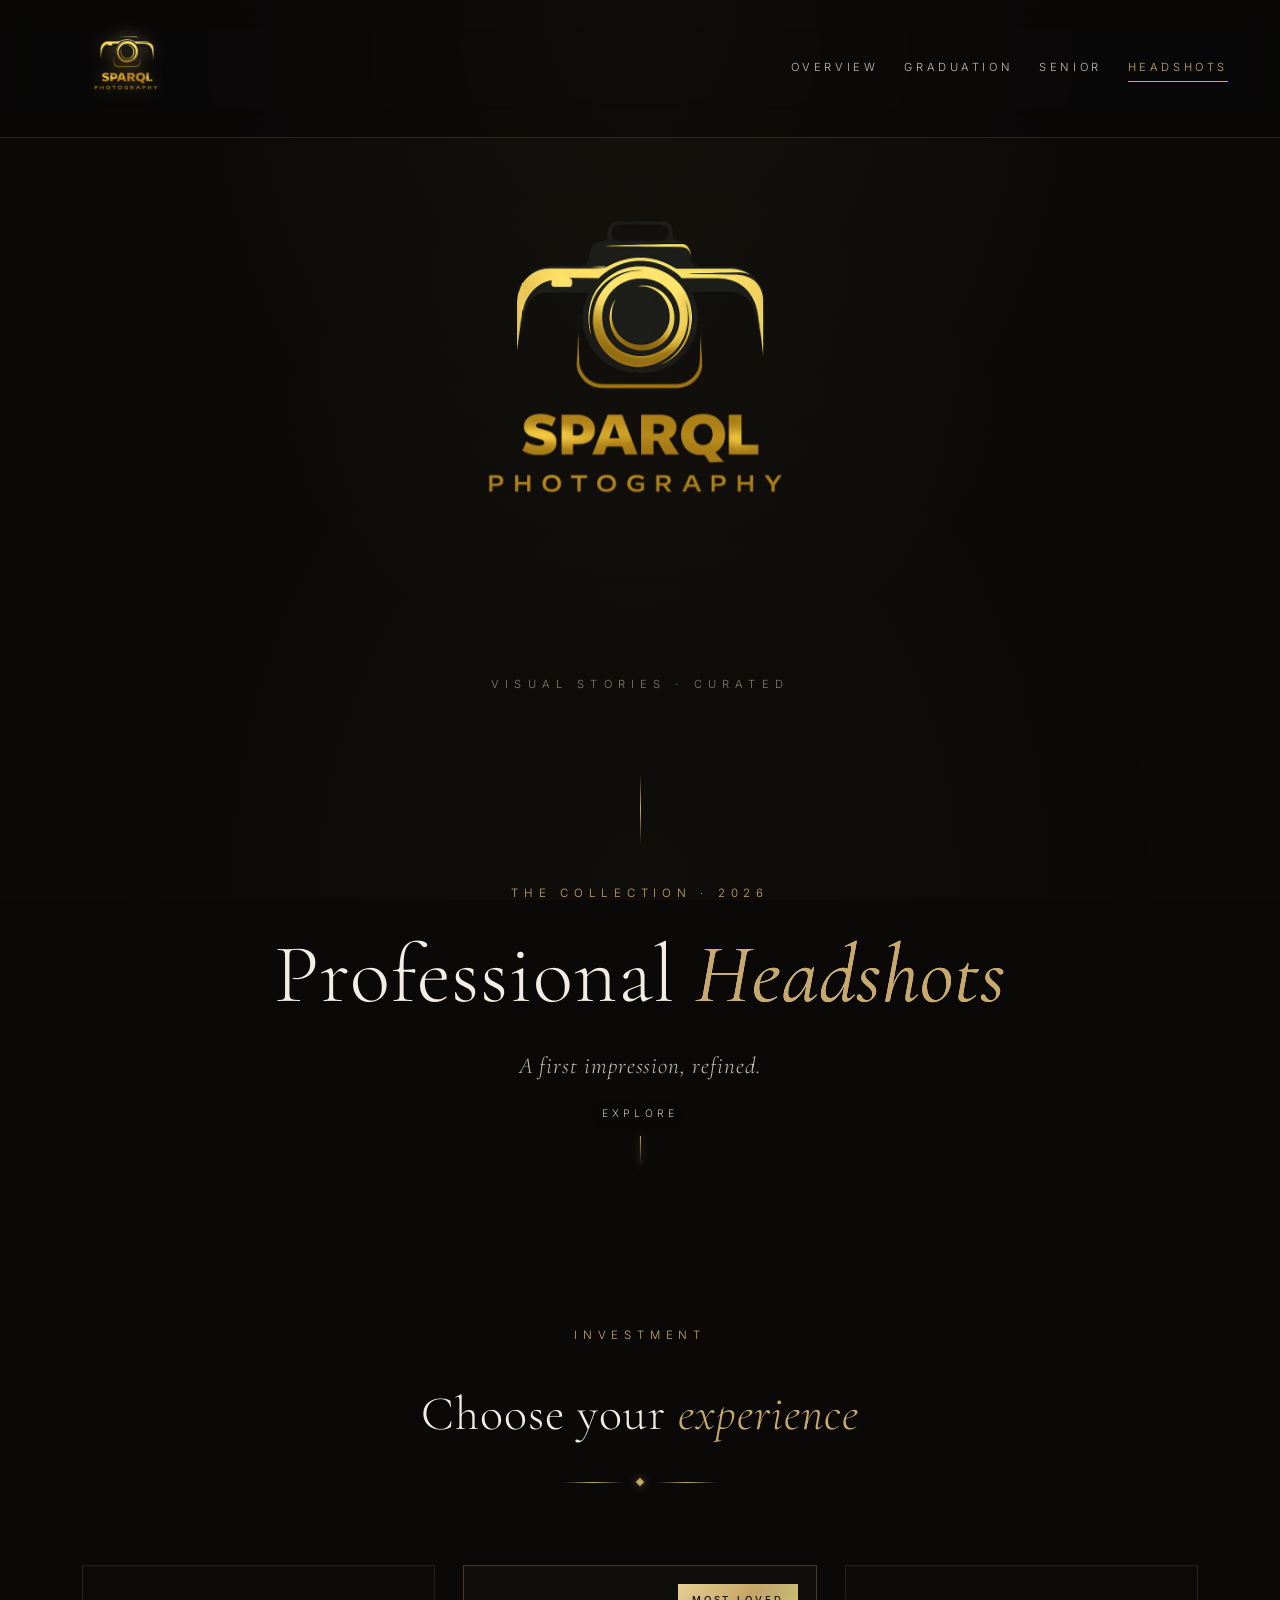
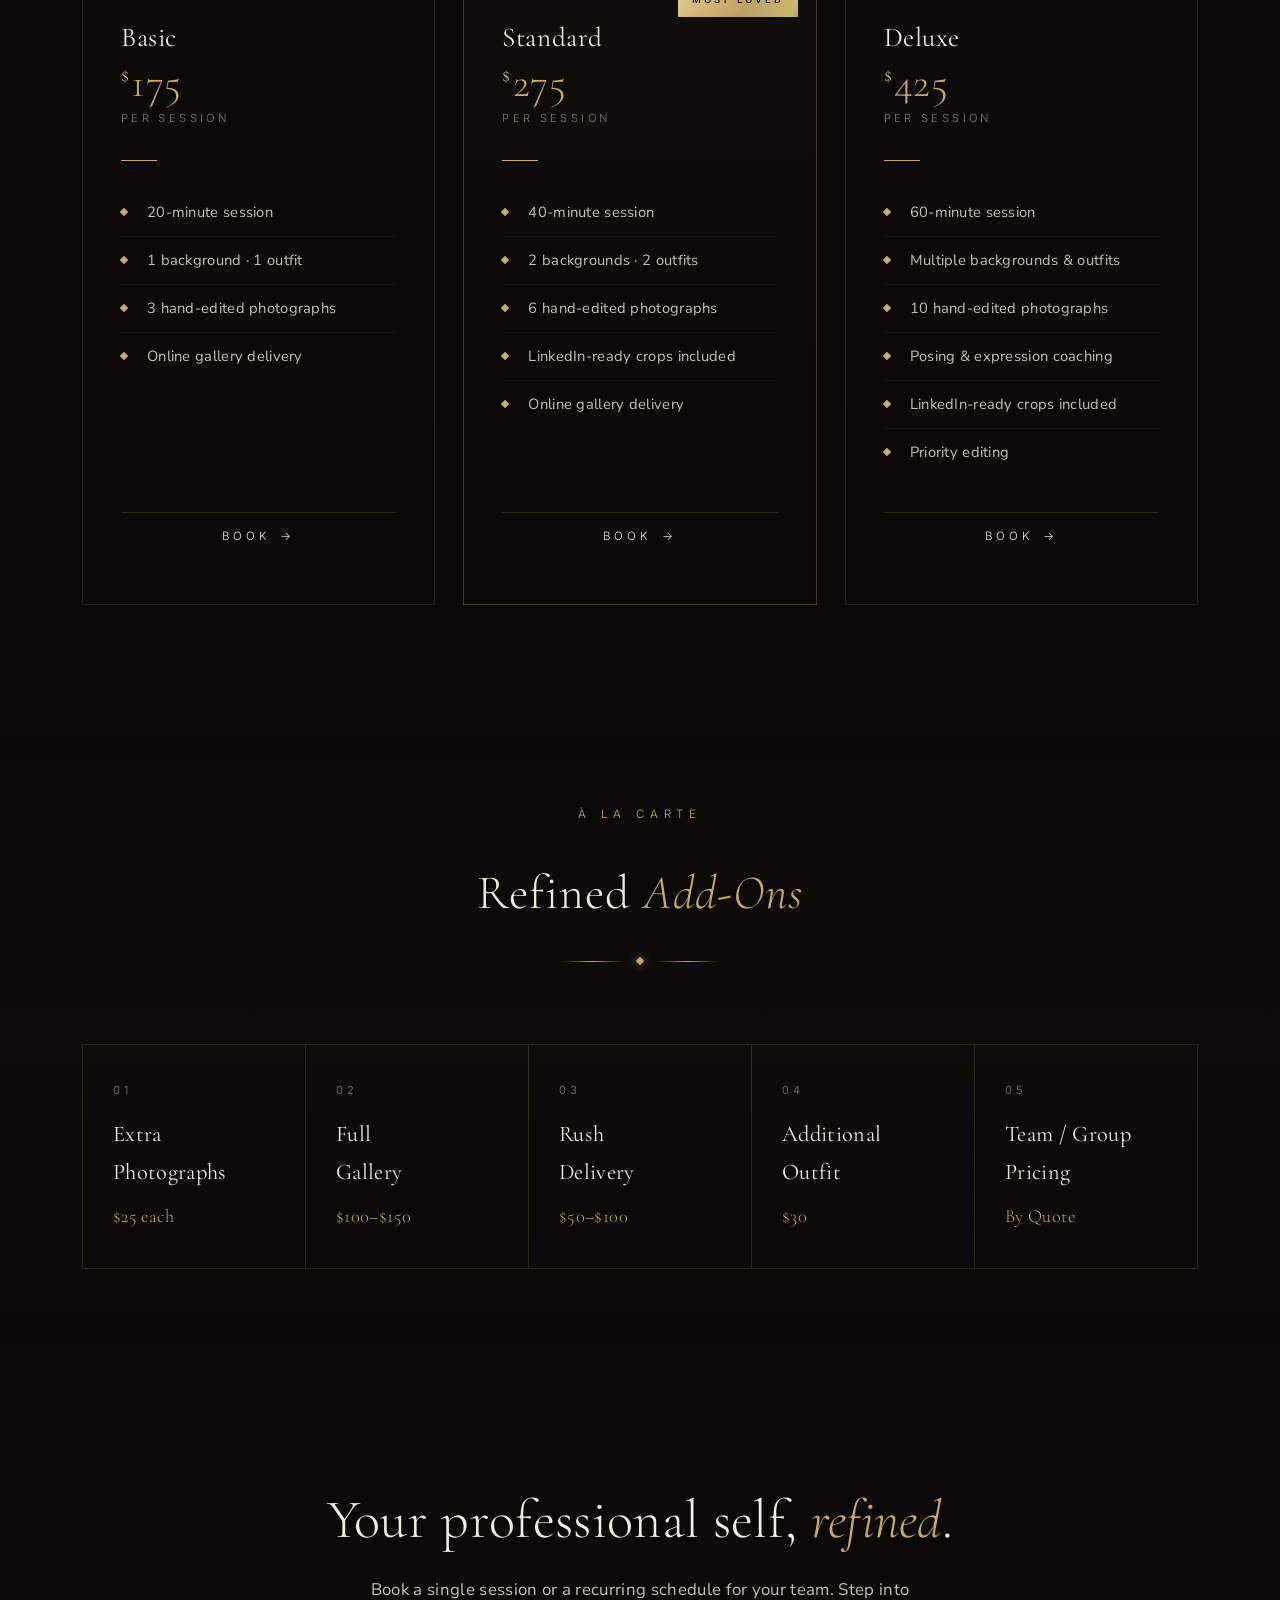
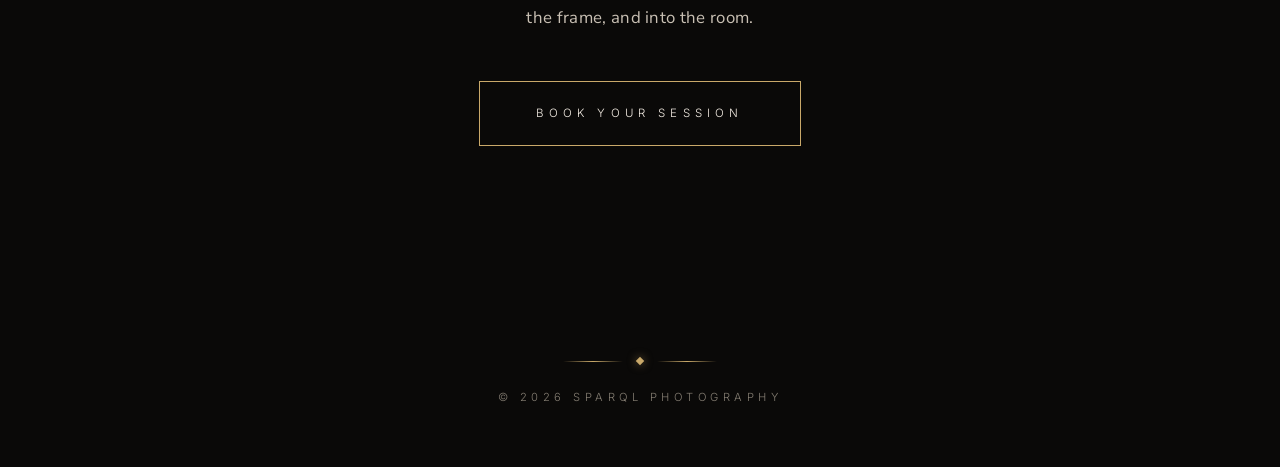
<file: headshots.html>
<!DOCTYPE html>
<html lang="en-US">
<head>
<meta charset="UTF-8" />
<meta name="viewport" content="width=device-width, initial-scale=1.0" />
<title>Sparql Photography — Headshot Pricing</title>
<link rel="preconnect" href="https://fonts.googleapis.com">
<link rel="preconnect" href="https://fonts.gstatic.com" crossorigin>
<link href="https://fonts.googleapis.com/css2?family=Cormorant+Garamond:ital,wght@0,300;0,400;0,500;0,600;0,700;1,300;1,400&family=Inter:wght@200;300;400;500;600&family=Italiana&family=Nunito+Sans:wght@300;400;500&display=swap" rel="stylesheet">
<style>
  /* ---------- Foundations ---------- */
  :root {
    --bg-deep: #0a0908;
    --bg-soft: #14110f;
    --ink: #f4ede4;
    --ink-soft: #c9c0b4;
    --ink-muted: #847d72;
    --gold: #c9a96a;
    --gold-light: #e6cf95;
    --gold-deep: #8a7340;
    --rule: rgba(201, 169, 106, 0.18);
    --card: rgba(255, 255, 255, 0.018);
    --card-border: rgba(201, 169, 106, 0.14);
  }

  * { box-sizing: border-box; margin: 0; padding: 0; }

  html { scroll-behavior: smooth; }

  body {
    background: var(--bg-deep);
    color: var(--ink);
    font-family: 'Inter', system-ui, -apple-system, sans-serif;
    font-weight: 300;
    letter-spacing: 0.02em;
    line-height: 1.7;
    overflow-x: hidden;
    -webkit-font-smoothing: antialiased;
    -moz-osx-font-smoothing: grayscale;
    position: relative;
    min-height: 100vh;
  }

  body::before {
    content: "";
    position: fixed;
    inset: 0;
    background:
      radial-gradient(ellipse at top, rgba(201, 169, 106, 0.06) 0%, transparent 55%),
      radial-gradient(ellipse at bottom, rgba(201, 169, 106, 0.03) 0%, transparent 60%);
    pointer-events: none;
    z-index: 0;
  }
  body::after {
    content: "";
    position: fixed;
    inset: 0;
    background-image: url("data:image/svg+xml,%3Csvg viewBox='0 0 200 200' xmlns='http://www.w3.org/2000/svg'%3E%3Cfilter id='n'%3E%3CfeTurbulence type='fractalNoise' baseFrequency='0.9' stitchTiles='stitch'/%3E%3CfeColorMatrix values='0 0 0 0 1  0 0 0 0 1  0 0 0 0 1  0 0 0 0.05 0'/%3E%3C/filter%3E%3Crect width='100%25' height='100%25' filter='url(%23n)'/%3E%3C/svg%3E");
    opacity: 0.5;
    mix-blend-mode: overlay;
    pointer-events: none;
    z-index: 1;
  }

  .container {
    max-width: 1180px;
    margin: 0 auto;
    padding: 0 32px;
    position: relative;
    z-index: 2;
  }

  /* ---------- Top Nav ---------- */
  .top-nav {
    position: fixed; top: 0; left: 0; right: 0; z-index: 100;
    background: rgba(10, 9, 8, 0.55);
    backdrop-filter: blur(18px);
    -webkit-backdrop-filter: blur(18px);
    border-bottom: 1px solid var(--rule);
    transition: background 0.4s ease, border-color 0.4s ease;
  }
  .top-nav-inner {
    max-width: 1240px; margin: 0 auto;
    padding: 14px 32px;
    display: flex; align-items: center; justify-content: space-between;
    gap: 24px;
  }
  .top-nav-brand {
    font-family: 'Italiana', serif;
    font-size: 0.95rem; letter-spacing: 0.3em;
    text-transform: uppercase;
    color: var(--ink); text-decoration: none;
    white-space: nowrap;
    transition: opacity 0.4s ease;
  }
  .top-nav-brand:hover { opacity: 0.85; }
  .nav-logo { height: 100px; width: auto; filter: drop-shadow(0 2px 8px rgba(201,169,106,0.3)); transition: transform 0.3s ease; }
  .nav-logo:hover { transform: scale(1.05); }
  .top-nav-brand .accent {
    color: var(--gold); font-style: italic;
    font-family: 'Cormorant Garamond', serif;
    font-weight: 400; letter-spacing: 0.05em;
    margin-right: 4px;
  }
  .top-nav-links {
    display: flex; gap: 26px; flex-wrap: wrap; justify-content: flex-end;
  }
  .top-nav-links a {
    font-family: 'Inter', sans-serif;
    font-size: 0.7rem; letter-spacing: 0.32em;
    text-transform: uppercase; color: var(--ink-soft);
    text-decoration: none; padding: 4px 0;
    border-bottom: 1px solid transparent;
    transition: color 0.4s ease, border-color 0.4s ease;
  }
  .top-nav-links a:hover { color: var(--gold); }
  .top-nav-links a.active {
    color: var(--gold);
    border-bottom-color: var(--gold);
  }
  @media (max-width: 720px) {
    .top-nav-inner { padding: 12px 22px; gap: 12px; flex-wrap: wrap; }
    .top-nav-brand { font-size: 0.78rem; letter-spacing: 0.22em; }
    .top-nav-links { gap: 14px; }
    .top-nav-links a { font-size: 0.58rem; letter-spacing: 0.22em; }
  }

  /* ---------- Hero ---------- */
  .hero {
    min-height: 100vh;
    display: flex;
    flex-direction: column;
    justify-content: center;
    align-items: center;
    text-align: center;
    padding: 140px 32px 140px;
    position: relative;
  }

  .brand-mark {
    font-family: 'Italiana', serif;
    font-size: clamp(2rem, 4vw, 2.6rem);
    letter-spacing: 0.4em;
    color: var(--ink);
    margin-bottom: 8px;
    opacity: 0;
    animation: fadeInUp 1.2s ease-out 0.2s forwards;
  }
  .brand-mark .accent {
    color: var(--gold);
    font-style: italic;
    letter-spacing: 0.05em;
    font-family: 'Cormorant Garamond', serif;
    font-weight: 400;
  }
  .logo-container {
    text-align: center;
    margin-bottom: 60px;
    opacity: 0;
    animation: fadeInUp 1s ease-out 0.3s forwards;
  }
  .logo-container a {
    display: inline-block;
    filter: drop-shadow(0 8px 35px rgba(201, 169, 106, 0.5));
  }
  .logo-container a:hover {
    filter: drop-shadow(0 10px 50px rgba(201, 169, 106, 0.7));
  }
  .logo {
    max-width: 700px;
    width: 100%;
    height: auto;
  }
  .logo:hover {
    transform: scale(1.02);
  }
  .brand-tag {
    font-size: 0.7rem;
    letter-spacing: 0.55em;
    color: var(--ink-muted);
    text-transform: uppercase;
    margin-bottom: 80px;
    opacity: 0;
    animation: fadeInUp 1.2s ease-out 0.4s forwards;
  }

  .hero-divider {
    width: 1px;
    height: 70px;
    background: linear-gradient(to bottom, transparent, var(--gold), transparent);
    margin: 0 auto 40px;
    opacity: 0;
    animation: heroLine 1.6s ease-out 0.5s forwards;
  }

  .eyebrow {
    font-size: 0.72rem;
    letter-spacing: 0.5em;
    text-transform: uppercase;
    color: var(--gold);
    margin-bottom: 28px;
    opacity: 0;
    animation: fadeInUp 1.2s ease-out 0.7s forwards;
  }

  h1.title {
    font-family: 'Cormorant Garamond', serif;
    font-weight: 300;
    font-size: clamp(2.6rem, 6.5vw, 5.4rem);
    letter-spacing: 0.01em;
    line-height: 1.05;
    margin-bottom: 28px;
    opacity: 0;
    animation: fadeInUp 1.4s ease-out 0.9s forwards;
    background: linear-gradient(120deg,
      var(--ink) 0%,
      var(--ink) 35%,
      var(--gold-light) 50%,
      var(--ink) 65%,
      var(--ink) 100%);
    background-size: 200% 100%;
    -webkit-background-clip: text;
    background-clip: text;
    -webkit-text-fill-color: transparent;
    animation:
      fadeInUp 1.4s ease-out 0.9s forwards,
      shimmer 7s ease-in-out 2.4s infinite;
  }
  h1.title em {
    font-style: italic;
    font-weight: 400;
    color: var(--gold);
    -webkit-text-fill-color: var(--gold);
  }

  .tagline {
    font-family: 'Cormorant Garamond', serif;
    font-style: italic;
    font-weight: 300;
    font-size: clamp(1.15rem, 2vw, 1.45rem);
    color: var(--ink-soft);
    letter-spacing: 0.04em;
    max-width: 600px;
    margin: 0 auto;
    opacity: 0;
    animation: fadeInUp 1.4s ease-out 1.2s forwards;
  }

  .scroll-cue {
    position: absolute;
    bottom: 60px;
    left: 50%;
    transform: translateX(-50%);
    font-size: 0.65rem;
    letter-spacing: 0.4em;
    text-transform: uppercase;
    color: var(--ink-soft);
    opacity: 0;
    animation: fadeIn 2s ease-out 2s forwards, float 3s ease-in-out 3s infinite;
    z-index: 10;
    text-shadow: 0 2px 10px rgba(0, 0, 0, 0.8);
  }
  .scroll-cue::after {
    content: "";
    display: block;
    width: 1px;
    height: 30px;
    background: linear-gradient(to bottom, var(--gold), transparent);
    margin: 14px auto 0;
    box-shadow: 0 0 8px rgba(201, 169, 106, 0.6);
  }

  /* ---------- Section frame ---------- */
  section.packages, section.addons, section.cta {
    padding: 100px 0;
    position: relative;
  }

  .section-head {
    text-align: center;
    margin-bottom: 80px;
  }
  .section-head .eyebrow { animation: none; opacity: 1; }
  .section-head h2 {
    font-family: 'Cormorant Garamond', serif;
    font-weight: 300;
    font-size: clamp(2rem, 4vw, 3rem);
    letter-spacing: 0.02em;
    margin-top: 16px;
  }
  .section-head h2 em {
    font-style: italic;
    color: var(--gold);
  }
  .ornament {
    display: flex;
    align-items: center;
    justify-content: center;
    margin-top: 24px;
    gap: 14px;
  }
  .ornament .line {
    width: 60px;
    height: 1px;
    background: linear-gradient(to right, transparent, var(--gold), transparent);
  }
  .ornament .diamond {
    width: 6px;
    height: 6px;
    background: var(--gold);
    transform: rotate(45deg);
    box-shadow: 0 0 10px rgba(201, 169, 106, 0.6);
  }

  /* ---------- Package Cards ---------- */
  .packages-grid {
    display: grid;
    grid-template-columns: repeat(auto-fit, minmax(280px, 1fr));
    gap: 28px;
  }

  .package {
    position: relative;
    padding: 56px 38px 44px;
    border: 1px solid var(--card-border);
    background: linear-gradient(180deg, rgba(255,255,255,0.012), rgba(255,255,255,0.002));
    backdrop-filter: blur(2px);
    overflow: hidden;
    transition: transform 0.6s cubic-bezier(0.2, 0.7, 0.2, 1),
                border-color 0.6s ease,
                box-shadow 0.6s ease;
    opacity: 0;
    transform: translateY(40px);
    display: flex;
    flex-direction: column;
  }
  .package.in-view {
    animation: fadeInUp 1s ease-out forwards;
  }
  .package:nth-child(1).in-view { animation-delay: 0.05s; }
  .package:nth-child(2).in-view { animation-delay: 0.18s; }
  .package:nth-child(3).in-view { animation-delay: 0.31s; }
  .package:nth-child(4).in-view { animation-delay: 0.44s; }

  .package::before {
    content: "";
    position: absolute;
    inset: 0;
    border: 1px solid transparent;
    background: linear-gradient(135deg,
      rgba(201, 169, 106, 0.4),
      transparent 30%,
      transparent 70%,
      rgba(201, 169, 106, 0.4)) border-box;
    -webkit-mask: linear-gradient(#000 0 0) padding-box, linear-gradient(#000 0 0);
    -webkit-mask-composite: xor;
    mask-composite: exclude;
    opacity: 0;
    transition: opacity 0.6s ease;
    pointer-events: none;
  }
  .package:hover {
    transform: translateY(-8px);
    border-color: rgba(201, 169, 106, 0.45);
    box-shadow:
      0 30px 60px -20px rgba(0,0,0,0.6),
      0 0 0 1px rgba(201, 169, 106, 0.05),
      0 0 40px -10px rgba(201, 169, 106, 0.25);
  }
  .package:hover::before { opacity: 1; }

  .package.featured {
    border-color: rgba(201, 169, 106, 0.3);
    background: linear-gradient(180deg,
      rgba(201, 169, 106, 0.04),
      rgba(201, 169, 106, 0.005) 60%);
  }
  .badge {
    position: absolute;
    top: 18px;
    right: 18px;
    font-size: 0.6rem;
    letter-spacing: 0.3em;
    text-transform: uppercase;
    color: var(--bg-deep);
    background: linear-gradient(135deg, var(--gold-light), var(--gold), var(--gold-deep));
    padding: 8px 14px;
    font-weight: 500;
  }
  .badge::before {
    content: "";
    position: absolute;
    inset: 0;
    background: linear-gradient(120deg, transparent 30%, rgba(255,255,255,0.5) 50%, transparent 70%);
    background-size: 200% 100%;
    animation: shimmer 4s linear infinite;
    mix-blend-mode: overlay;
  }

  .package h3 {
    font-family: 'Cormorant Garamond', serif;
    font-weight: 400;
    font-size: 1.7rem;
    letter-spacing: 0.02em;
    margin-bottom: 8px;
    line-height: 1.2;
  }
  .package .price {
    font-family: 'Cormorant Garamond', serif;
    font-weight: 300;
    font-size: 2.6rem;
    color: var(--gold);
    letter-spacing: 0.01em;
    margin-bottom: 4px;
    line-height: 1;
  }
  .package .price .currency {
    font-size: 1.2rem;
    vertical-align: super;
    color: var(--gold-light);
    margin-right: 2px;
  }
  .package .price .unit {
    font-family: 'Inter', sans-serif;
    font-size: 0.75rem;
    color: var(--ink-muted);
    letter-spacing: 0.25em;
    text-transform: uppercase;
    vertical-align: middle;
    margin-left: 6px;
  }
  .package .price-note {
    font-size: 0.7rem;
    letter-spacing: 0.3em;
    text-transform: uppercase;
    color: var(--ink-muted);
    margin-bottom: 32px;
  }

  .divider {
    width: 36px;
    height: 1px;
    background: var(--gold);
    margin: 0 0 28px;
    transition: width 0.6s cubic-bezier(0.2, 0.7, 0.2, 1);
  }
  .package:hover .divider { width: 80px; }

  .features {
    list-style: none;
    margin-bottom: 36px;
    flex: 1;
    display: flex;
    flex-direction: column;
    justify-content: flex-start;
  }
  .features li {
    position: relative;
    padding: 11px 0 11px 26px;
    font-family: 'Avenir Book', 'AvenirNext-Regular', 'Avenir Next', Avenir,
                 'Nunito Sans', system-ui, -apple-system, sans-serif;
    font-weight: 400;
    font-size: 0.92rem;
    color: var(--ink-soft);
    border-bottom: 1px solid rgba(255, 255, 255, 0.04);
    letter-spacing: 0.02em;
  }
  .features li:last-child { border-bottom: none; }
  .features li::before {
    content: "";
    position: absolute;
    left: 0;
    top: 50%;
    width: 6px;
    height: 6px;
    background: var(--gold);
    transform: translateY(-50%) rotate(45deg);
    transition: box-shadow 0.4s ease;
  }
  .package:hover .features li::before {
    box-shadow: 0 0 8px rgba(201, 169, 106, 0.7);
  }

  .package .cta-link {
    display: inline-block;
    font-size: 0.72rem;
    letter-spacing: 0.35em;
    text-transform: uppercase;
    color: var(--ink);
    text-decoration: none;
    padding: 14px 0;
    border-top: 1px solid var(--rule);
    width: 100%;
    text-align: center;
    transition: color 0.4s ease, letter-spacing 0.4s ease;
    position: relative;
  }
  .package .cta-link:hover {
    color: var(--gold);
    letter-spacing: 0.45em;
  }
  .package .cta-link::after {
    content: "→";
    margin-left: 10px;
    display: inline-block;
    transition: transform 0.4s ease;
  }
  .package .cta-link:hover::after { transform: translateX(6px); }

  /* ---------- Add-Ons ---------- */
  section.addons {
    background: linear-gradient(180deg, transparent, rgba(201, 169, 106, 0.025), transparent);
  }
  .addons-grid {
    display: grid;
    grid-template-columns: repeat(5, 1fr);
    gap: 0;
    border-top: 1px solid var(--rule);
    border-left: 1px solid var(--rule);
  }
  .addon {
    padding: 36px 30px;
    border-right: 1px solid var(--rule);
    border-bottom: 1px solid var(--rule);
    transition: background 0.5s ease;
    position: relative;
    opacity: 0;
    transform: translateY(20px);
  }
  .addon.in-view { animation: fadeInUp 0.9s ease-out forwards; }
  .addon:nth-child(1).in-view { animation-delay: 0.05s; }
  .addon:nth-child(2).in-view { animation-delay: 0.15s; }
  .addon:nth-child(3).in-view { animation-delay: 0.25s; }
  .addon:nth-child(4).in-view { animation-delay: 0.35s; }
  .addon:nth-child(5).in-view { animation-delay: 0.45s; }

  .addon:hover {
    background: rgba(201, 169, 106, 0.04);
  }
  .addon-label {
    font-size: 0.7rem;
    letter-spacing: 0.4em;
    text-transform: uppercase;
    color: var(--ink-muted);
    margin-bottom: 14px;
  }
  .addon-name {
    font-family: 'Cormorant Garamond', serif;
    font-weight: 400;
    font-size: 1.4rem;
    color: var(--ink);
    margin-bottom: 10px;
  }
  .addon-price {
    font-family: 'Cormorant Garamond', serif;
    font-weight: 300;
    font-size: 1.15rem;
    color: var(--gold);
    letter-spacing: 0.02em;
  }

  /* ---------- CTA ---------- */
  section.cta {
    text-align: center;
    padding: 120px 32px 140px;
  }
  .cta h2 {
    font-family: 'Cormorant Garamond', serif;
    font-weight: 300;
    font-size: clamp(2rem, 4.5vw, 3.4rem);
    line-height: 1.15;
    margin-bottom: 24px;
    max-width: 720px;
    margin-left: auto;
    margin-right: auto;
  }
  .cta h2 em { font-style: italic; color: var(--gold); }
  .cta p {
    color: var(--ink-soft);
    font-family: 'Avenir Book', 'AvenirNext-Regular', 'Avenir Next', Avenir,
                 'Nunito Sans', system-ui, -apple-system, sans-serif;
    font-size: 1.05rem;
    max-width: 560px;
    margin: 0 auto 48px;
    font-weight: 400;
  }

  .btn-luxe {
    display: inline-block;
    padding: 22px 56px;
    background: transparent;
    color: var(--ink);
    text-decoration: none;
    font-size: 0.72rem;
    letter-spacing: 0.45em;
    text-transform: uppercase;
    border: 1px solid var(--gold);
    position: relative;
    overflow: hidden;
    transition: color 0.5s ease, letter-spacing 0.5s ease;
    z-index: 1;
  }
  .btn-luxe::before {
    content: "";
    position: absolute;
    inset: 0;
    background: linear-gradient(135deg, var(--gold-light), var(--gold), var(--gold-deep));
    transform: translateY(101%);
    transition: transform 0.6s cubic-bezier(0.7, 0, 0.2, 1);
    z-index: -1;
  }
  .btn-luxe:hover {
    color: var(--bg-deep);
    letter-spacing: 0.55em;
  }
  .btn-luxe:hover::before { transform: translateY(0); }

  /* ---------- Footer ornament ---------- */
  footer {
    text-align: center;
    padding: 40px 32px 60px;
    color: var(--ink-muted);
    font-size: 0.7rem;
    letter-spacing: 0.4em;
    text-transform: uppercase;
    position: relative;
    z-index: 2;
  }
  footer .ornament { margin-bottom: 24px; }

  /* ---------- Modal / Contact Form ---------- */
  .modal-overlay {
    position: fixed;
    inset: 0;
    background: rgba(10, 9, 8, 0.92);
    backdrop-filter: blur(8px);
    display: flex;
    align-items: center;
    justify-content: center;
    z-index: 1000;
    opacity: 0;
    pointer-events: none;
    transition: opacity 0.4s ease;
    padding: 20px;
  }
  .modal-overlay.active {
    opacity: 1;
    pointer-events: all;
  }

  .modal {
    background: linear-gradient(180deg, rgba(20, 17, 15, 0.98), rgba(14, 12, 10, 0.98));
    border: 1px solid var(--card-border);
    max-width: 580px;
    width: 100%;
    padding: 50px 45px 45px;
    position: relative;
    transform: scale(0.9) translateY(20px);
    transition: transform 0.4s cubic-bezier(0.2, 0.7, 0.2, 1);
    box-shadow: 0 40px 90px rgba(0, 0, 0, 0.7),
                0 0 0 1px rgba(201, 169, 106, 0.1);
  }
  .modal-overlay.active .modal {
    transform: scale(1) translateY(0);
  }

  .modal-close {
    position: absolute;
    top: 20px;
    right: 20px;
    background: transparent;
    border: none;
    color: var(--ink-muted);
    font-size: 1.8rem;
    cursor: pointer;
    width: 36px;
    height: 36px;
    display: flex;
    align-items: center;
    justify-content: center;
    transition: color 0.3s ease, transform 0.3s ease;
    line-height: 1;
  }
  .modal-close:hover {
    color: var(--gold);
    transform: rotate(90deg);
  }

  .modal h3 {
    font-family: 'Cormorant Garamond', serif;
    font-weight: 300;
    font-size: 2.2rem;
    margin-bottom: 10px;
    text-align: center;
  }
  .modal h3 em {
    font-style: italic;
    color: var(--gold);
  }
  .modal .modal-subtitle {
    text-align: center;
    color: var(--ink-soft);
    font-size: 0.9rem;
    margin-bottom: 36px;
    font-family: 'Avenir Book', 'AvenirNext-Regular', 'Avenir Next', Avenir,
                 'Nunito Sans', system-ui, -apple-system, sans-serif;
    font-weight: 400;
  }

  .form-group {
    margin-bottom: 22px;
  }
  .form-row {
    display: grid;
    grid-template-columns: 1fr 1fr;
    gap: 16px;
  }
  .form-group label {
    display: block;
    font-size: 0.7rem;
    letter-spacing: 0.3em;
    text-transform: uppercase;
    color: var(--ink-muted);
    margin-bottom: 10px;
  }
  .form-group input,
  .form-group select,
  .form-group textarea {
    width: 100%;
    background: rgba(255, 255, 255, 0.03);
    border: 1px solid rgba(201, 169, 106, 0.2);
    color: var(--ink);
    padding: 14px 16px;
    font-family: 'Avenir Book', 'AvenirNext-Regular', 'Avenir Next', Avenir,
                 'Nunito Sans', system-ui, -apple-system, sans-serif;
    font-size: 0.92rem;
    font-weight: 400;
    letter-spacing: 0.02em;
    transition: border-color 0.3s ease, background 0.3s ease;
  }
  .form-group input:focus,
  .form-group select:focus,
  .form-group textarea:focus {
    outline: none;
    border-color: var(--gold);
    background: rgba(255, 255, 255, 0.05);
  }
  .form-group textarea {
    resize: vertical;
    min-height: 100px;
    font-family: 'Avenir Book', 'AvenirNext-Regular', 'Avenir Next', Avenir,
                 'Nunito Sans', system-ui, -apple-system, sans-serif;
  }
  .form-group select {
    cursor: pointer;
    appearance: none;
    background-image: url("data:image/svg+xml,%3Csvg width='12' height='8' viewBox='0 0 12 8' fill='none' xmlns='http://www.w3.org/2000/svg'%3E%3Cpath d='M1 1L6 6L11 1' stroke='%23c9a96a' stroke-width='1.5' stroke-linecap='round'/%3E%3C/svg%3E");
    background-repeat: no-repeat;
    background-position: right 16px center;
    padding-right: 40px;
  }
  
  /* Make date input larger and more clickable */
  .form-group input[type="date"] {
    cursor: pointer;
    padding: 16px 50px 16px 16px;
    font-size: 1rem;
    min-height: 52px;
    position: relative;
  }
  .form-group input[type="date"]::-webkit-calendar-picker-indicator {
    cursor: pointer;
    width: 32px;
    height: 32px;
    position: absolute;
    right: 10px;
    opacity: 0.8;
    transition: opacity 0.3s ease, transform 0.3s ease;
    filter: invert(72%) sepia(15%) saturate(694%) hue-rotate(359deg) brightness(94%) contrast(89%);
  }
  .form-group input[type="date"]::-webkit-calendar-picker-indicator:hover {
    opacity: 1;
    transform: scale(1.15);
  }

  .form-submit {
    width: 100%;
    padding: 18px;
    background: transparent;
    color: var(--ink);
    border: 1px solid var(--gold);
    font-size: 0.72rem;
    letter-spacing: 0.45em;
    text-transform: uppercase;
    cursor: pointer;
    position: relative;
    overflow: hidden;
    transition: color 0.5s ease, letter-spacing 0.5s ease;
    margin-top: 12px;
  }
  .form-submit::before {
    content: "";
    position: absolute;
    inset: 0;
    background: linear-gradient(135deg, var(--gold-light), var(--gold), var(--gold-deep));
    transform: translateY(101%);
    transition: transform 0.6s cubic-bezier(0.7, 0, 0.2, 1);
    z-index: -1;
  }
  .form-submit:hover {
    color: var(--bg-deep);
    letter-spacing: 0.55em;
  }
  .form-submit:hover::before {
    transform: translateY(0);
  }

  .form-note {
    text-align: center;
    font-size: 0.75rem;
    color: var(--ink-muted);
    margin-top: 20px;
    line-height: 1.6;
  }

  /* ---------- Animations ---------- */
  @keyframes fadeInUp {
    0% { opacity: 0; transform: translateY(40px); }
    100% { opacity: 1; transform: translateY(0); }
  }
  @keyframes fadeIn {
    to { opacity: 1; }
  }
  @keyframes heroLine {
    0% { opacity: 0; height: 0; }
    100% { opacity: 1; height: 70px; }
  }
  @keyframes shimmer {
    0% { background-position: -200% 0; }
    100% { background-position: 200% 0; }
  }
  @keyframes float {
    0%, 100% { transform: translateX(-50%) translateY(0); }
    50% { transform: translateX(-50%) translateY(-8px); }
  }

  @media (prefers-reduced-motion: reduce) {
    *, *::before, *::after {
      animation-duration: 0.01ms !important;
      animation-iteration-count: 1 !important;
      transition-duration: 0.01ms !important;
    }
    .package, .addon { opacity: 1; transform: none; }
  }

  @media (max-width: 720px) {
    .hero { padding: 120px 24px 60px; }
    .container { padding: 0 22px; }
    section.packages, section.addons, section.cta { padding: 70px 0; }
    .section-head { margin-bottom: 50px; }
    .package { padding: 44px 28px 32px; }
    .brand-tag { margin-bottom: 50px; }
    .logo { max-width: 380px; }
  }
</style>
</head>
<body>

  <!-- TOP NAV -->
  <nav class="top-nav" aria-label="Pricing categories">
    <div class="top-nav-inner">
      <a href="https://www.sparqlphotography.com" class="top-nav-brand"><img src="Logo.png" alt="Sparql Photography" class="nav-logo" /></a>
      <div class="top-nav-links">
        <a href="index.html">Overview</a>
        <a href="graduation.html">Graduation</a>
        <a href="seniors.html">Senior</a>
        <a href="headshots.html" class="active">Headshots</a>
      </div>
    </div>
  </nav>

  <!-- HERO -->
  <header class="hero">
    <div class="logo-container">
      <img src="Logo.png" alt="Sparql Photography Logo" class="logo" />
    </div>
    <div class="brand-tag">Visual Stories · Curated</div>

    <div class="hero-divider"></div>

    <div class="eyebrow">The Collection · 2026</div>
    <h1 class="title">Professional <em>Headshots</em></h1>
    <p class="tagline">A first impression, refined.</p>

    <div class="scroll-cue">Explore</div>
  </header>

  <!-- PACKAGES -->
  <section class="packages">
    <div class="container">
      <div class="section-head">
        <div class="eyebrow">Investment</div>
        <h2>Choose your <em>experience</em></h2>
        <div class="ornament">
          <span class="line"></span>
          <span class="diamond"></span>
          <span class="line"></span>
        </div>
      </div>

      <div class="packages-grid">

        <article class="package reveal">
          <h3>Basic</h3>
          <p class="price"><span class="currency">$</span>175</p>
          <p class="price-note">Per Session</p>
          <div class="divider"></div>
          <ul class="features">
            <li>20-minute session</li>
            <li>1 background · 1 outfit</li>
            <li>3 hand-edited photographs</li>
            <li>Online gallery delivery</li>
          </ul>
          <a class="cta-link" href="#book" data-package="Basic">Book</a>
        </article>

        <article class="package featured reveal">
          <span class="badge">Most Loved</span>
          <h3>Standard</h3>
          <p class="price"><span class="currency">$</span>275</p>
          <p class="price-note">Per Session</p>
          <div class="divider"></div>
          <ul class="features">
            <li>40-minute session</li>
            <li>2 backgrounds · 2 outfits</li>
            <li>6 hand-edited photographs</li>
            <li>LinkedIn-ready crops included</li>
            <li>Online gallery delivery</li>
          </ul>
          <a class="cta-link" href="#book" data-package="Standard">Book</a>
        </article>

        <article class="package reveal">
          <h3>Deluxe</h3>
          <p class="price"><span class="currency">$</span>425</p>
          <p class="price-note">Per Session</p>
          <div class="divider"></div>
          <ul class="features">
            <li>60-minute session</li>
            <li>Multiple backgrounds &amp; outfits</li>
            <li>10 hand-edited photographs</li>
            <li>Posing &amp; expression coaching</li>
            <li>LinkedIn-ready crops included</li>
            <li>Priority editing</li>
          </ul>
          <a class="cta-link" href="#book" data-package="Deluxe">Book</a>
        </article>

      </div>
    </div>
  </section>

  <!-- ADD-ONS -->
  <section class="addons">
    <div class="container">
      <div class="section-head">
        <div class="eyebrow">À La Carte</div>
        <h2>Refined <em>Add-Ons</em></h2>
        <div class="ornament">
          <span class="line"></span>
          <span class="diamond"></span>
          <span class="line"></span>
        </div>
      </div>

      <div class="addons-grid">
        <div class="addon reveal">
          <div class="addon-label">01</div>
          <div class="addon-name">Extra<br>Photographs</div>
          <div class="addon-price">$25 each</div>
        </div>
        <div class="addon reveal">
          <div class="addon-label">02</div>
          <div class="addon-name">Full<br>Gallery</div>
          <div class="addon-price">$100–$150</div>
        </div>
        <div class="addon reveal">
          <div class="addon-label">03</div>
          <div class="addon-name">Rush<br>Delivery</div>
          <div class="addon-price">$50–$100</div>
        </div>
        <div class="addon reveal">
          <div class="addon-label">04</div>
          <div class="addon-name">Additional<br>Outfit</div>
          <div class="addon-price">$30</div>
        </div>
        <div class="addon reveal">
          <div class="addon-label">05</div>
          <div class="addon-name">Team / Group<br>Pricing</div>
          <div class="addon-price">By Quote</div>
        </div>
      </div>
    </div>
  </section>

  <!-- CTA -->
  <section class="cta" id="book">
    <div class="container">
      <h2>Your professional self, <em>refined</em>.</h2>
      <p>Book a single session or a recurring schedule for your team. Step into the frame, and into the room.</p>
      <a href="#book" class="btn-luxe" id="openModal">Book Your Session</a>
    </div>
  </section>

  <!-- CONTACT FORM MODAL -->
  <div class="modal-overlay" id="modalOverlay">
    <div class="modal">
      <button class="modal-close" id="closeModal" aria-label="Close">&times;</button>
      <h3>Reserve Your <em>Session</em></h3>
      <p class="modal-subtitle">We'll be in touch within 24 hours</p>
      
      <form id="contactForm" action="https://formspree.io/f/mqenpdna" method="POST">
        <div class="form-row">
          <div class="form-group">
            <label for="firstName">First Name</label>
            <input type="text" id="firstName" name="firstName" required>
          </div>
          <div class="form-group">
            <label for="lastName">Last Name</label>
            <input type="text" id="lastName" name="lastName" required>
          </div>
        </div>

        <div class="form-group">
          <label for="email">Email Address</label>
          <input type="email" id="email" name="email" pattern="[a-z0-9._%+\-]+@[a-z0-9.\-]+\.[a-z]{2,}$" title="Please enter a valid email address" placeholder="you@example.com" required>
        </div>

        <div class="form-group">
          <label for="phone">Phone Number</label>
          <input type="tel" id="phone" name="phone" pattern="[0-9\s\-\(\)\+\.]{10,}" title="Please enter a valid phone number (at least 10 digits)" placeholder="(555) 123-4567" required>
        </div>

        <div class="form-group">
          <label for="package">Desired Package</label>
          <select id="package" name="package" required>
            <option value="">Select a package</option>
            <option value="Basic">Basic — $175</option>
            <option value="Standard">Standard — $275</option>
            <option value="Deluxe">Deluxe — $425</option>
          </select>
        </div>

        <div class="form-group">
          <label for="dates">Preferred Date(s)</label>
          <input type="date" id="dates" name="dates" min="2026-05-05" required>
        </div>

        <button type="submit" class="form-submit">Send Inquiry</button>

        <p class="form-note">
          By submitting, you agree to be contacted about your session.
        </p>
      </form>
    </div>
  </div>

  <footer>
    <div class="ornament">
      <span class="line"></span>
      <span class="diamond"></span>
      <span class="line"></span>
    </div>
    © 2026 Sparql Photography
  </footer>

  <script>
    // Reveal-on-scroll using IntersectionObserver
    const reveals = document.querySelectorAll('.reveal');
    const io = new IntersectionObserver((entries) => {
      entries.forEach((entry) => {
        if (entry.isIntersecting) {
          entry.target.classList.add('in-view');
          io.unobserve(entry.target);
        }
      });
    }, { threshold: 0.15, rootMargin: '0px 0px -50px 0px' });
    reveals.forEach((el) => io.observe(el));

    // Modal functionality
    const modalOverlay = document.getElementById('modalOverlay');
    const closeModalBtn = document.getElementById('closeModal');
    const openModalBtn = document.getElementById('openModal');
    const packageSelect = document.getElementById('package');
    const contactForm = document.getElementById('contactForm');

    // Open modal from main CTA
    openModalBtn.addEventListener('click', (e) => {
      e.preventDefault();
      modalOverlay.classList.add('active');
      document.body.style.overflow = 'hidden';
    });

    // Open modal from package Reserve buttons
    document.querySelectorAll('.cta-link').forEach(link => {
      link.addEventListener('click', (e) => {
        e.preventDefault();
        const packageName = link.getAttribute('data-package');
        modalOverlay.classList.add('active');
        document.body.style.overflow = 'hidden';
        
        // Pre-select the package if data-package attribute exists
        if (packageName) {
          packageSelect.value = packageName;
        }
      });
    });

    // Close modal
    closeModalBtn.addEventListener('click', () => {
      modalOverlay.classList.remove('active');
      document.body.style.overflow = '';
    });

    // Close modal when clicking outside
    modalOverlay.addEventListener('click', (e) => {
      if (e.target === modalOverlay) {
        modalOverlay.classList.remove('active');
        document.body.style.overflow = '';
      }
    });

    // Close modal with Escape key
    document.addEventListener('keydown', (e) => {
      if (e.key === 'Escape' && modalOverlay.classList.contains('active')) {
        modalOverlay.classList.remove('active');
        document.body.style.overflow = '';
      }
    });

    // Handle form submission (you'll need to update the action URL)
    contactForm.addEventListener('submit', (e) => {
      // Form will submit normally to Formspree or your backend
      // You can add custom success handling here if needed
    });
  </script>

</body>
</html>
</file>
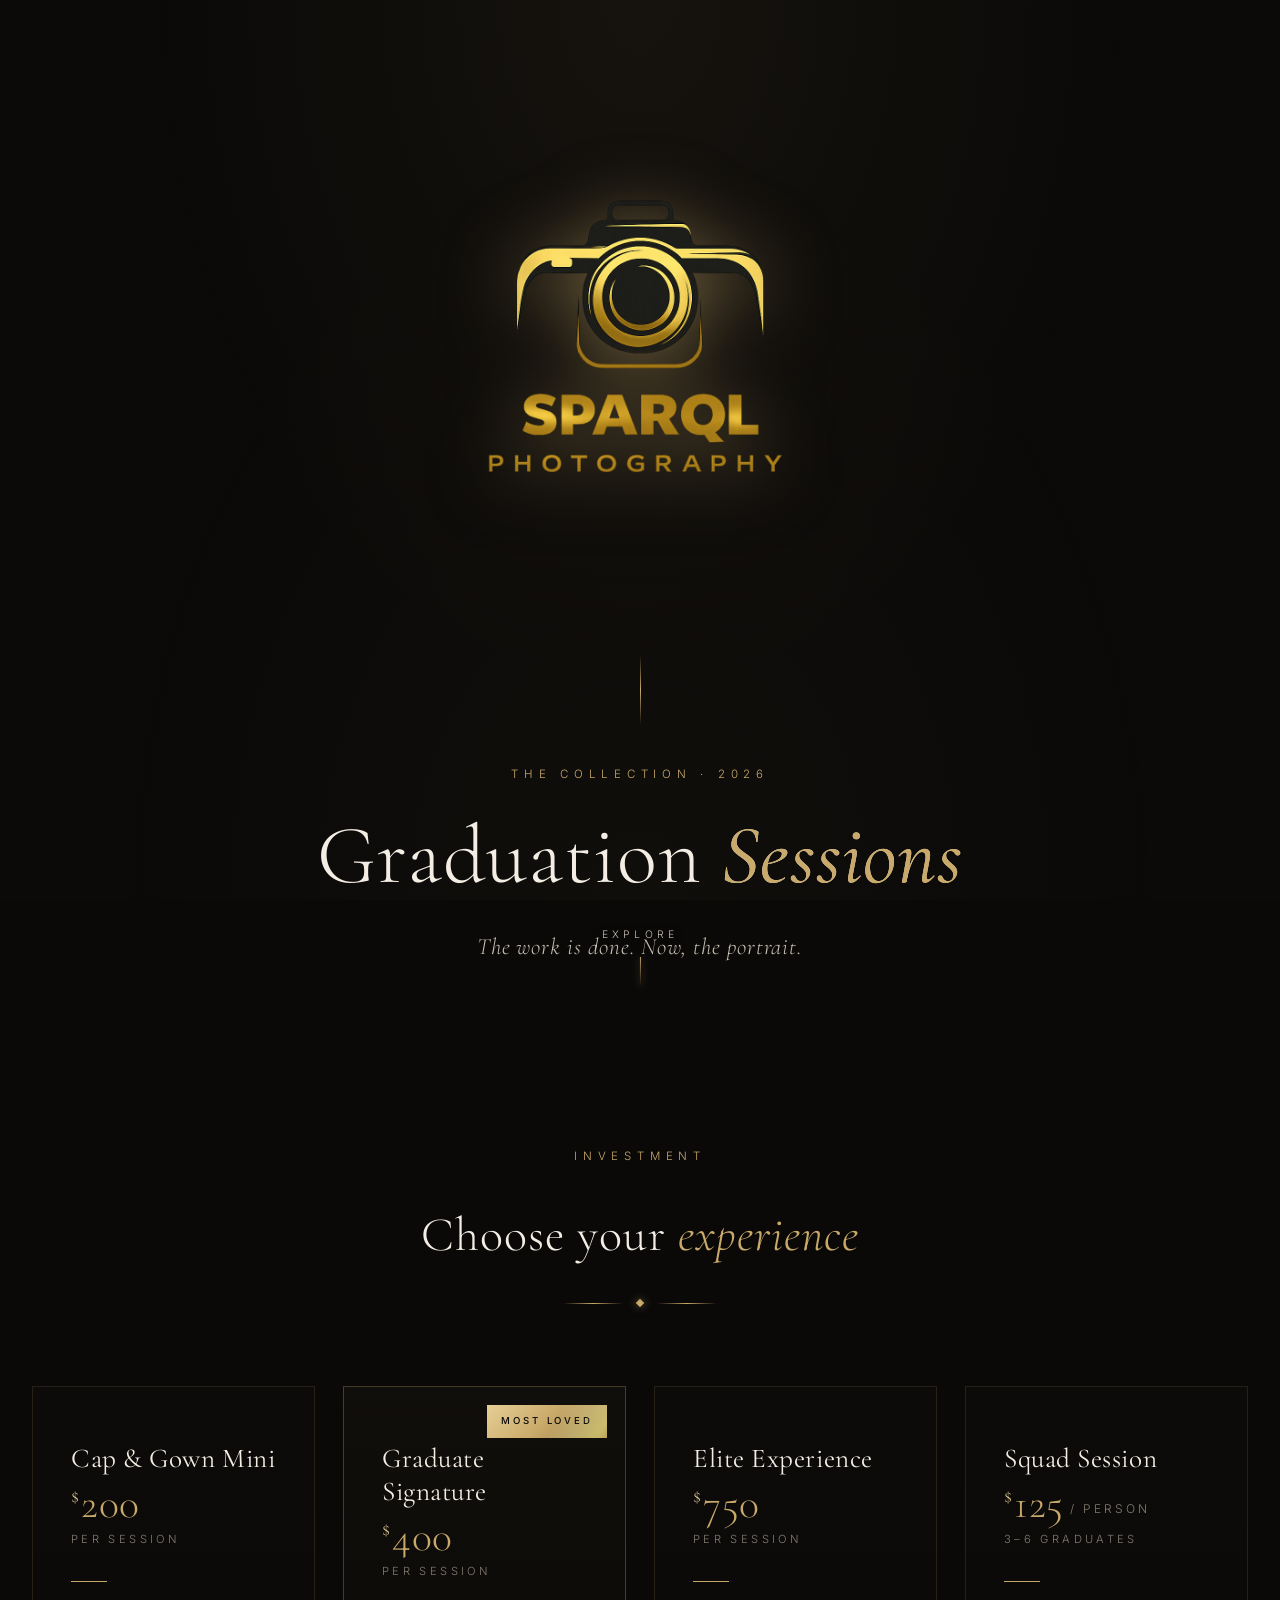
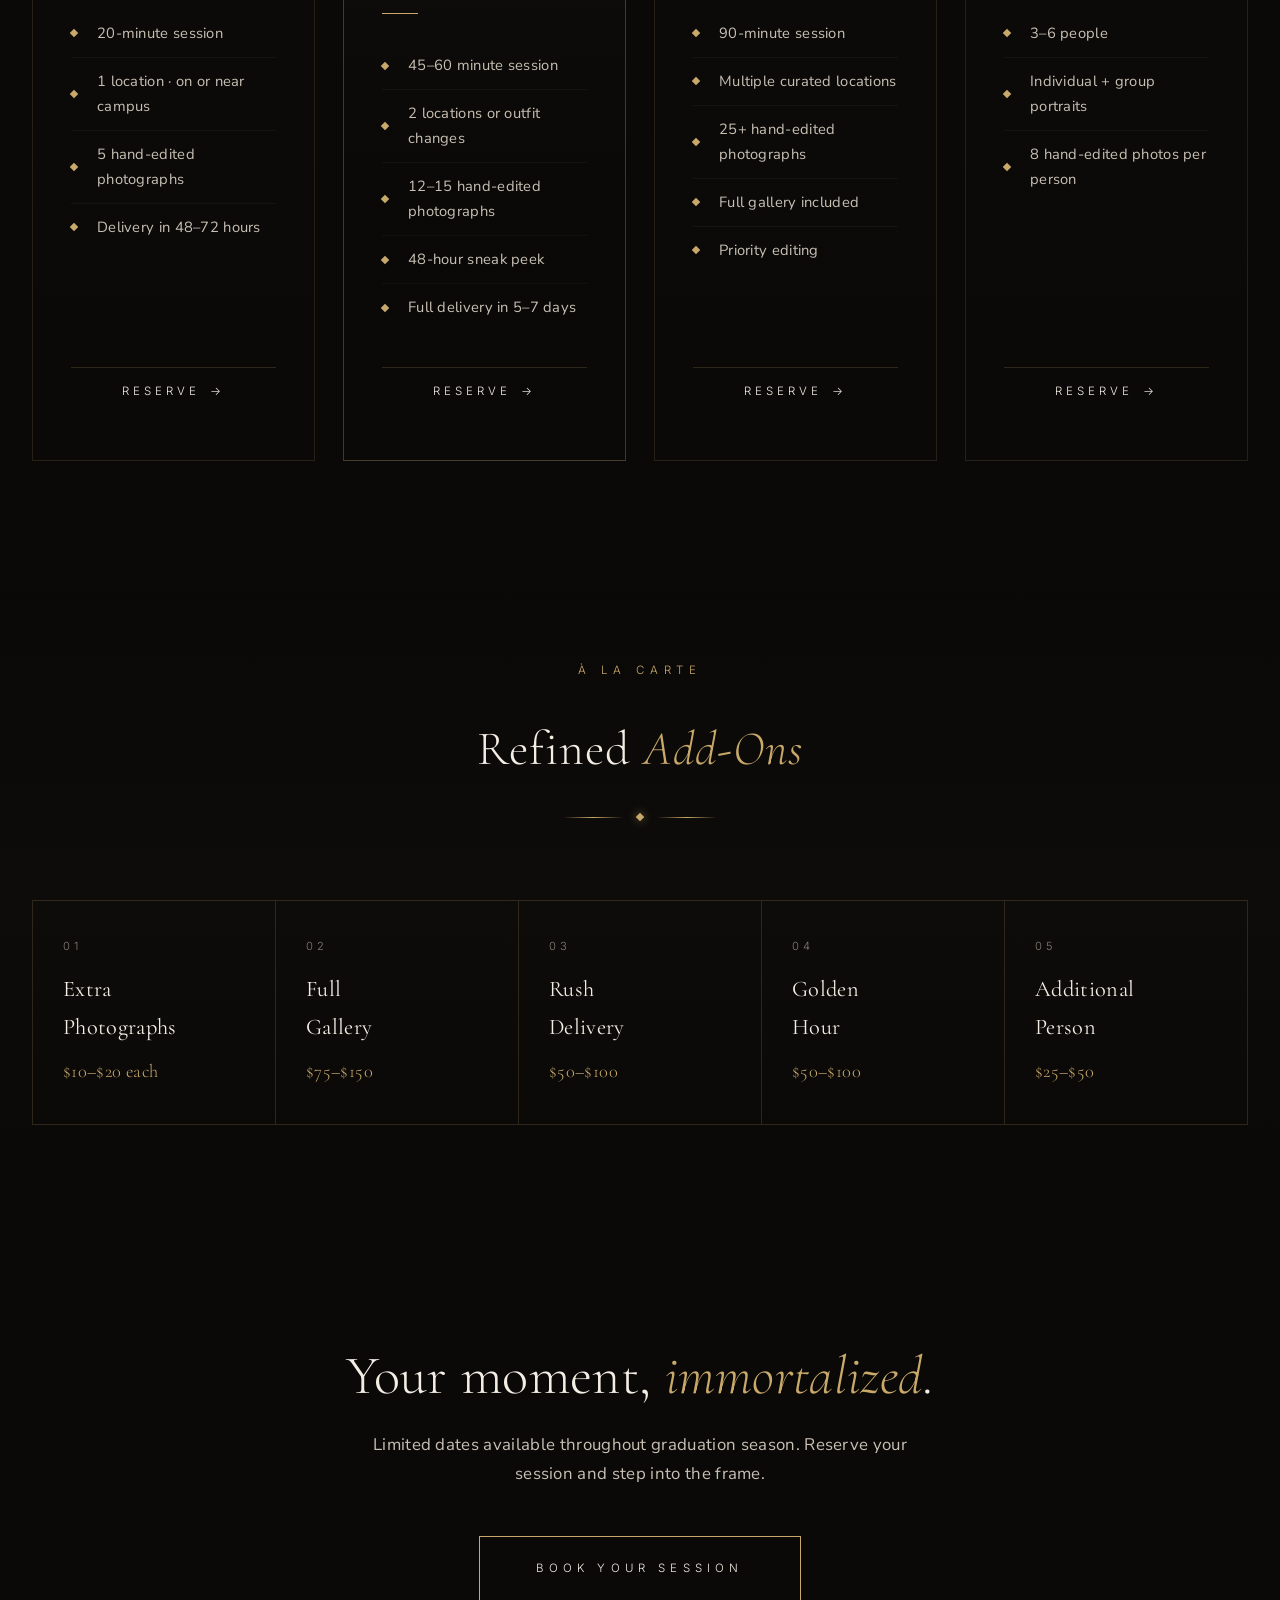
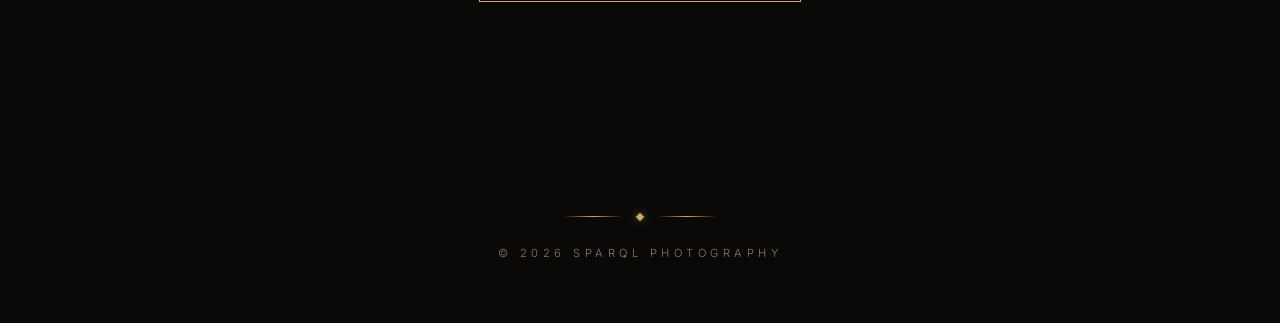
<file: index-old.html>
<!DOCTYPE html>
<html lang="en-US">
<head>
<meta charset="UTF-8" />
<meta name="viewport" content="width=device-width, initial-scale=1.0" />
<title>Sparql Photography — Graduation Session Pricing</title>
<link rel="preconnect" href="https://fonts.googleapis.com">
<link rel="preconnect" href="https://fonts.gstatic.com" crossorigin>
<link href="https://fonts.googleapis.com/css2?family=Cormorant+Garamond:ital,wght@0,300;0,400;0,500;0,600;0,700;1,300;1,400&family=Inter:wght@200;300;400;500;600&family=Italiana&family=Nunito+Sans:wght@300;400;500&display=swap" rel="stylesheet">
<style>
  /* ---------- Foundations ---------- */
  :root {
    --bg-deep: #0a0908;
    --bg-soft: #14110f;
    --ink: #f4ede4;
    --ink-soft: #c9c0b4;
    --ink-muted: #847d72;
    --gold: #c9a96a;
    --gold-light: #e6cf95;
    --gold-deep: #8a7340;
    --rule: rgba(201, 169, 106, 0.18);
    --card: rgba(255, 255, 255, 0.018);
    --card-border: rgba(201, 169, 106, 0.14);
  }

  * { box-sizing: border-box; margin: 0; padding: 0; }

  html { scroll-behavior: smooth; }

  body {
    background: var(--bg-deep);
    color: var(--ink);
    font-family: 'Inter', system-ui, -apple-system, sans-serif;
    font-weight: 300;
    letter-spacing: 0.02em;
    line-height: 1.7;
    overflow-x: hidden;
    -webkit-font-smoothing: antialiased;
    -moz-osx-font-smoothing: grayscale;
    position: relative;
    min-height: 100vh;
  }

  /* Subtle radial vignette + grain on body */
  body::before {
    content: "";
    position: fixed;
    inset: 0;
    background:
      radial-gradient(ellipse at top, rgba(201, 169, 106, 0.06) 0%, transparent 55%),
      radial-gradient(ellipse at bottom, rgba(201, 169, 106, 0.03) 0%, transparent 60%);
    pointer-events: none;
    z-index: 0;
  }
  body::after {
    content: "";
    position: fixed;
    inset: 0;
    background-image: url("data:image/svg+xml,%3Csvg viewBox='0 0 200 200' xmlns='http://www.w3.org/2000/svg'%3E%3Cfilter id='n'%3E%3CfeTurbulence type='fractalNoise' baseFrequency='0.9' stitchTiles='stitch'/%3E%3CfeColorMatrix values='0 0 0 0 1  0 0 0 0 1  0 0 0 0 1  0 0 0 0.05 0'/%3E%3C/filter%3E%3Crect width='100%25' height='100%25' filter='url(%23n)'/%3E%3C/svg%3E");
    opacity: 0.5;
    mix-blend-mode: overlay;
    pointer-events: none;
    z-index: 1;
  }

  .container {
    max-width: 1400px;
    margin: 0 auto;
    padding: 0 32px;
    position: relative;
    z-index: 2;
  }

  /* ---------- Logo ---------- */
  .logo-container {
    text-align: center;
    margin-bottom: 60px;
    opacity: 0;
    animation: fadeInUp 1s ease-out 0s forwards;
  }
  .logo {
    max-width: 700px;
    width: 100%;
    height: auto;
    filter: drop-shadow(0 8px 35px rgba(201, 169, 106, 0.5));
    transition: transform 0.6s ease, filter 0.6s ease;
  }
  .logo:hover {
    transform: scale(1.02);
    filter: drop-shadow(0 10px 50px rgba(201, 169, 106, 0.7));
  }

  /* ---------- Hero ---------- */
  .hero {
    min-height: 100vh;
    display: flex;
    flex-direction: column;
    justify-content: center;
    align-items: center;
    text-align: center;
    padding: 120px 32px 80px;
    position: relative;
  }

  .brand-mark {
    font-family: 'Italiana', serif;
    font-size: clamp(2rem, 4vw, 2.6rem);
    letter-spacing: 0.4em;
    color: var(--ink);
    margin-bottom: 8px;
    opacity: 0;
    animation: fadeInUp 1.2s ease-out 0.2s forwards;
  }
  .brand-mark .accent {
    color: var(--gold);
    font-style: italic;
    letter-spacing: 0.05em;
    font-family: 'Cormorant Garamond', serif;
    font-weight: 400;
  }
  .brand-tag {
    font-size: 0.7rem;
    letter-spacing: 0.55em;
    color: var(--ink-muted);
    text-transform: uppercase;
    margin-bottom: 80px;
    opacity: 0;
    animation: fadeInUp 1.2s ease-out 0.4s forwards;
  }

  .hero-divider {
    width: 1px;
    height: 70px;
    background: linear-gradient(to bottom, transparent, var(--gold), transparent);
    margin: 0 auto 40px;
    opacity: 0;
    animation: heroLine 1.6s ease-out 0.5s forwards;
  }

  .eyebrow {
    font-size: 0.72rem;
    letter-spacing: 0.5em;
    text-transform: uppercase;
    color: var(--gold);
    margin-bottom: 28px;
    opacity: 0;
    animation: fadeInUp 1.2s ease-out 0.7s forwards;
  }

  h1.title {
    font-family: 'Cormorant Garamond', serif;
    font-weight: 300;
    font-size: clamp(2.6rem, 6.5vw, 5.4rem);
    letter-spacing: 0.01em;
    line-height: 1.05;
    margin-bottom: 28px;
    opacity: 0;
    animation: fadeInUp 1.4s ease-out 0.9s forwards;
    background: linear-gradient(120deg,
      var(--ink) 0%,
      var(--ink) 35%,
      var(--gold-light) 50%,
      var(--ink) 65%,
      var(--ink) 100%);
    background-size: 200% 100%;
    -webkit-background-clip: text;
    background-clip: text;
    -webkit-text-fill-color: transparent;
    animation:
      fadeInUp 1.4s ease-out 0.9s forwards,
      shimmer 7s ease-in-out 2.4s infinite;
  }
  h1.title em {
    font-style: italic;
    font-weight: 400;
    color: var(--gold);
    -webkit-text-fill-color: var(--gold);
  }

  .tagline {
    font-family: 'Cormorant Garamond', serif;
    font-style: italic;
    font-weight: 300;
    font-size: clamp(1.15rem, 2vw, 1.45rem);
    color: var(--ink-soft);
    letter-spacing: 0.04em;
    max-width: 600px;
    margin: 0 auto;
    opacity: 0;
    animation: fadeInUp 1.4s ease-out 1.2s forwards;
  }

  .scroll-cue {
    position: absolute;
    bottom: 60px;
    left: 50%;
    transform: translateX(-50%);
    font-size: 0.65rem;
    letter-spacing: 0.4em;
    text-transform: uppercase;
    color: var(--ink-soft);
    opacity: 0;
    animation: fadeIn 2s ease-out 2s forwards, float 3s ease-in-out 3s infinite;
    z-index: 10;
    text-shadow: 0 2px 10px rgba(0, 0, 0, 0.8);
  }
  .scroll-cue::after {
    content: "";
    display: block;
    width: 1px;
    height: 30px;
    background: linear-gradient(to bottom, var(--gold), transparent);
    margin: 14px auto 0;
    box-shadow: 0 0 8px rgba(201, 169, 106, 0.6);
  }

  /* ---------- Section frame ---------- */
  section.packages, section.addons, section.cta {
    padding: 100px 0;
    position: relative;
  }

  .section-head {
    text-align: center;
    margin-bottom: 80px;
  }
  .section-head .eyebrow { animation: none; opacity: 1; }
  .section-head h2 {
    font-family: 'Cormorant Garamond', serif;
    font-weight: 300;
    font-size: clamp(2rem, 4vw, 3rem);
    letter-spacing: 0.02em;
    margin-top: 16px;
  }
  .section-head h2 em {
    font-style: italic;
    color: var(--gold);
  }
  .ornament {
    display: flex;
    align-items: center;
    justify-content: center;
    margin-top: 24px;
    gap: 14px;
  }
  .ornament .line {
    width: 60px;
    height: 1px;
    background: linear-gradient(to right, transparent, var(--gold), transparent);
  }
  .ornament .diamond {
    width: 6px;
    height: 6px;
    background: var(--gold);
    transform: rotate(45deg);
    box-shadow: 0 0 10px rgba(201, 169, 106, 0.6);
  }

  /* ---------- Package Cards ---------- */
  .packages-grid {
    display: grid;
    grid-template-columns: repeat(4, 1fr);
    gap: 28px;
  }

  .package {
    position: relative;
    padding: 56px 38px 44px;
    border: 1px solid var(--card-border);
    background: linear-gradient(180deg, rgba(255,255,255,0.012), rgba(255,255,255,0.002));
    backdrop-filter: blur(2px);
    overflow: hidden;
    transition: transform 0.6s cubic-bezier(0.2, 0.7, 0.2, 1),
                border-color 0.6s ease,
                box-shadow 0.6s ease;
    opacity: 0;
    transform: translateY(40px);
    display: flex;
    flex-direction: column;
  }
  .package.in-view {
    animation: fadeInUp 1s ease-out forwards;
  }
  .package:nth-child(1).in-view { animation-delay: 0.05s; }
  .package:nth-child(2).in-view { animation-delay: 0.18s; }
  .package:nth-child(3).in-view { animation-delay: 0.31s; }
  .package:nth-child(4).in-view { animation-delay: 0.44s; }

  /* Subtle gold border-glow on hover */
  .package::before {
    content: "";
    position: absolute;
    inset: 0;
    border: 1px solid transparent;
    background: linear-gradient(135deg,
      rgba(201, 169, 106, 0.4),
      transparent 30%,
      transparent 70%,
      rgba(201, 169, 106, 0.4)) border-box;
    -webkit-mask: linear-gradient(#000 0 0) padding-box, linear-gradient(#000 0 0);
    -webkit-mask-composite: xor;
    mask-composite: exclude;
    opacity: 0;
    transition: opacity 0.6s ease;
    pointer-events: none;
  }
  .package:hover {
    transform: translateY(-8px);
    border-color: rgba(201, 169, 106, 0.45);
    box-shadow:
      0 30px 60px -20px rgba(0,0,0,0.6),
      0 0 0 1px rgba(201, 169, 106, 0.05),
      0 0 40px -10px rgba(201, 169, 106, 0.25);
  }
  .package:hover::before { opacity: 1; }

  /* Featured (Most Popular) */
  .package.featured {
    border-color: rgba(201, 169, 106, 0.3);
    background: linear-gradient(180deg,
      rgba(201, 169, 106, 0.04),
      rgba(201, 169, 106, 0.005) 60%);
  }
  .badge {
    position: absolute;
    top: 18px;
    right: 18px;
    font-size: 0.6rem;
    letter-spacing: 0.3em;
    text-transform: uppercase;
    color: var(--bg-deep);
    background: linear-gradient(135deg, var(--gold-light), var(--gold), var(--gold-deep));
    padding: 8px 14px;
    font-weight: 500;
  }
  .badge::before {
    content: "";
    position: absolute;
    inset: 0;
    background: linear-gradient(120deg, transparent 30%, rgba(255,255,255,0.5) 50%, transparent 70%);
    background-size: 200% 100%;
    animation: shimmer 4s linear infinite;
    mix-blend-mode: overlay;
  }

  .package h3 {
    font-family: 'Cormorant Garamond', serif;
    font-weight: 400;
    font-size: 1.7rem;
    letter-spacing: 0.02em;
    margin-bottom: 8px;
    line-height: 1.2;
  }
  .package .price {
    font-family: 'Cormorant Garamond', serif;
    font-weight: 300;
    font-size: 2.6rem;
    color: var(--gold);
    letter-spacing: 0.01em;
    margin-bottom: 4px;
    line-height: 1;
  }
  .package .price .currency {
    font-size: 1.2rem;
    vertical-align: super;
    color: var(--gold-light);
    margin-right: 2px;
  }
  .package .price .unit {
    font-family: 'Inter', sans-serif;
    font-size: 0.75rem;
    color: var(--ink-muted);
    letter-spacing: 0.25em;
    text-transform: uppercase;
    vertical-align: middle;
    margin-left: 6px;
  }
  .package .price-note {
    font-size: 0.7rem;
    letter-spacing: 0.3em;
    text-transform: uppercase;
    color: var(--ink-muted);
    margin-bottom: 32px;
  }

  .divider {
    width: 36px;
    height: 1px;
    background: var(--gold);
    margin: 0 0 28px;
    transition: width 0.6s cubic-bezier(0.2, 0.7, 0.2, 1);
  }
  .package:hover .divider { width: 80px; }

  .features {
    list-style: none;
    margin-bottom: 36px;
    flex: 1;
    display: flex;
    flex-direction: column;
    justify-content: flex-start;
  }
  .features li {
    position: relative;
    padding: 11px 0 11px 26px;
    font-family: 'Avenir Book', 'AvenirNext-Regular', 'Avenir Next', Avenir,
                 'Nunito Sans', system-ui, -apple-system, sans-serif;
    font-weight: 400;
    font-size: 0.92rem;
    color: var(--ink-soft);
    border-bottom: 1px solid rgba(255, 255, 255, 0.04);
    letter-spacing: 0.02em;
  }
  .features li:last-child { border-bottom: none; }
  .features li::before {
    content: "";
    position: absolute;
    left: 0;
    top: 50%;
    width: 6px;
    height: 6px;
    background: var(--gold);
    transform: translateY(-50%) rotate(45deg);
    transition: box-shadow 0.4s ease;
  }
  .package:hover .features li::before {
    box-shadow: 0 0 8px rgba(201, 169, 106, 0.7);
  }

  .package .cta-link {
    display: inline-block;
    font-size: 0.72rem;
    letter-spacing: 0.35em;
    text-transform: uppercase;
    color: var(--ink);
    text-decoration: none;
    padding: 14px 0;
    border-top: 1px solid var(--rule);
    width: 100%;
    text-align: center;
    transition: color 0.4s ease, letter-spacing 0.4s ease;
    position: relative;
  }
  .package .cta-link:hover {
    color: var(--gold);
    letter-spacing: 0.45em;
  }
  .package .cta-link::after {
    content: "→";
    margin-left: 10px;
    display: inline-block;
    transition: transform 0.4s ease;
  }
  .package .cta-link:hover::after { transform: translateX(6px); }

  /* ---------- Add-Ons ---------- */
  section.addons {
    background: linear-gradient(180deg, transparent, rgba(201, 169, 106, 0.025), transparent);
  }
  .addons-grid {
    display: grid;
    grid-template-columns: repeat(auto-fit, minmax(240px, 1fr));
    gap: 0;
    border-top: 1px solid var(--rule);
    border-left: 1px solid var(--rule);
  }
  .addon {
    padding: 36px 30px;
    border-right: 1px solid var(--rule);
    border-bottom: 1px solid var(--rule);
    transition: background 0.5s ease;
    position: relative;
    opacity: 0;
    transform: translateY(20px);
  }
  .addon.in-view { animation: fadeInUp 0.9s ease-out forwards; }
  .addon:nth-child(1).in-view { animation-delay: 0.05s; }
  .addon:nth-child(2).in-view { animation-delay: 0.15s; }
  .addon:nth-child(3).in-view { animation-delay: 0.25s; }
  .addon:nth-child(4).in-view { animation-delay: 0.35s; }
  .addon:nth-child(5).in-view { animation-delay: 0.45s; }

  .addon:hover {
    background: rgba(201, 169, 106, 0.04);
  }
  .addon-label {
    font-size: 0.7rem;
    letter-spacing: 0.4em;
    text-transform: uppercase;
    color: var(--ink-muted);
    margin-bottom: 14px;
  }
  .addon-name {
    font-family: 'Cormorant Garamond', serif;
    font-weight: 400;
    font-size: 1.4rem;
    color: var(--ink);
    margin-bottom: 10px;
  }
  .addon-price {
    font-family: 'Cormorant Garamond', serif;
    font-weight: 300;
    font-size: 1.15rem;
    color: var(--gold);
    letter-spacing: 0.02em;
  }

  /* ---------- CTA ---------- */
  section.cta {
    text-align: center;
    padding: 120px 32px 140px;
  }
  .cta h2 {
    font-family: 'Cormorant Garamond', serif;
    font-weight: 300;
    font-size: clamp(2rem, 4.5vw, 3.4rem);
    line-height: 1.15;
    margin-bottom: 24px;
    max-width: 720px;
    margin-left: auto;
    margin-right: auto;
  }
  .cta h2 em { font-style: italic; color: var(--gold); }
  .cta p {
    color: var(--ink-soft);
    font-family: 'Avenir Book', 'AvenirNext-Regular', 'Avenir Next', Avenir,
                 'Nunito Sans', system-ui, -apple-system, sans-serif;
    font-size: 1.05rem;
    max-width: 560px;
    margin: 0 auto 48px;
    font-weight: 400;
  }

  .btn-luxe {
    display: inline-block;
    padding: 22px 56px;
    background: transparent;
    color: var(--ink);
    text-decoration: none;
    font-size: 0.72rem;
    letter-spacing: 0.45em;
    text-transform: uppercase;
    border: 1px solid var(--gold);
    position: relative;
    overflow: hidden;
    transition: color 0.5s ease, letter-spacing 0.5s ease;
    z-index: 1;
  }
  .btn-luxe::before {
    content: "";
    position: absolute;
    inset: 0;
    background: linear-gradient(135deg, var(--gold-light), var(--gold), var(--gold-deep));
    transform: translateY(101%);
    transition: transform 0.6s cubic-bezier(0.7, 0, 0.2, 1);
    z-index: -1;
  }
  .btn-luxe:hover {
    color: var(--bg-deep);
    letter-spacing: 0.55em;
  }
  .btn-luxe:hover::before { transform: translateY(0); }

  /* ---------- Footer ornament ---------- */
  footer {
    text-align: center;
    padding: 40px 32px 60px;
    color: var(--ink-muted);
    font-size: 0.7rem;
    letter-spacing: 0.4em;
    text-transform: uppercase;
    position: relative;
    z-index: 2;
  }
  footer .ornament { margin-bottom: 24px; }

  /* ---------- Modal / Contact Form ---------- */
  .modal-overlay {
    position: fixed;
    inset: 0;
    background: rgba(10, 9, 8, 0.92);
    backdrop-filter: blur(8px);
    display: flex;
    align-items: center;
    justify-content: center;
    z-index: 1000;
    opacity: 0;
    pointer-events: none;
    transition: opacity 0.4s ease;
    padding: 20px;
  }
  .modal-overlay.active {
    opacity: 1;
    pointer-events: all;
  }

  .modal {
    background: linear-gradient(180deg, rgba(20, 17, 15, 0.98), rgba(14, 12, 10, 0.98));
    border: 1px solid var(--card-border);
    max-width: 580px;
    width: 100%;
    padding: 50px 45px 45px;
    position: relative;
    transform: scale(0.9) translateY(20px);
    transition: transform 0.4s cubic-bezier(0.2, 0.7, 0.2, 1);
    box-shadow: 0 40px 90px rgba(0, 0, 0, 0.7),
                0 0 0 1px rgba(201, 169, 106, 0.1);
  }
  .modal-overlay.active .modal {
    transform: scale(1) translateY(0);
  }

  .modal-close {
    position: absolute;
    top: 20px;
    right: 20px;
    background: transparent;
    border: none;
    color: var(--ink-muted);
    font-size: 1.8rem;
    cursor: pointer;
    width: 36px;
    height: 36px;
    display: flex;
    align-items: center;
    justify-content: center;
    transition: color 0.3s ease, transform 0.3s ease;
    line-height: 1;
  }
  .modal-close:hover {
    color: var(--gold);
    transform: rotate(90deg);
  }

  .modal h3 {
    font-family: 'Cormorant Garamond', serif;
    font-weight: 300;
    font-size: 2.2rem;
    margin-bottom: 10px;
    text-align: center;
  }
  .modal h3 em {
    font-style: italic;
    color: var(--gold);
  }
  .modal .modal-subtitle {
    text-align: center;
    color: var(--ink-soft);
    font-size: 0.9rem;
    margin-bottom: 36px;
    font-family: 'Avenir Book', 'AvenirNext-Regular', 'Avenir Next', Avenir,
                 'Nunito Sans', system-ui, -apple-system, sans-serif;
    font-weight: 400;
  }

  .form-group {
    margin-bottom: 22px;
  }
  .form-row {
    display: grid;
    grid-template-columns: 1fr 1fr;
    gap: 16px;
  }
  .form-group label {
    display: block;
    font-size: 0.7rem;
    letter-spacing: 0.3em;
    text-transform: uppercase;
    color: var(--ink-muted);
    margin-bottom: 10px;
  }
  .form-group input,
  .form-group select,
  .form-group textarea {
    width: 100%;
    background: rgba(255, 255, 255, 0.03);
    border: 1px solid rgba(201, 169, 106, 0.2);
    color: var(--ink);
    padding: 14px 16px;
    font-family: 'Avenir Book', 'AvenirNext-Regular', 'Avenir Next', Avenir,
                 'Nunito Sans', system-ui, -apple-system, sans-serif;
    font-size: 0.92rem;
    font-weight: 400;
    letter-spacing: 0.02em;
    transition: border-color 0.3s ease, background 0.3s ease;
  }
  .form-group input:focus,
  .form-group select:focus,
  .form-group textarea:focus {
    outline: none;
    border-color: var(--gold);
    background: rgba(255, 255, 255, 0.05);
  }
  .form-group textarea {
    resize: vertical;
    min-height: 100px;
    font-family: 'Avenir Book', 'AvenirNext-Regular', 'Avenir Next', Avenir,
                 'Nunito Sans', system-ui, -apple-system, sans-serif;
  }
  .form-group select {
    cursor: pointer;
    appearance: none;
    background-image: url("data:image/svg+xml,%3Csvg width='12' height='8' viewBox='0 0 12 8' fill='none' xmlns='http://www.w3.org/2000/svg'%3E%3Cpath d='M1 1L6 6L11 1' stroke='%23c9a96a' stroke-width='1.5' stroke-linecap='round'/%3E%3C/svg%3E");
    background-repeat: no-repeat;
    background-position: right 16px center;
    padding-right: 40px;
  }
  
  /* Make date input larger and more clickable */
  .form-group input[type="date"] {
    cursor: pointer;
    padding: 16px 50px 16px 16px;
    font-size: 1rem;
    min-height: 52px;
    position: relative;
  }
  .form-group input[type="date"]::-webkit-calendar-picker-indicator {
    cursor: pointer;
    width: 32px;
    height: 32px;
    position: absolute;
    right: 10px;
    opacity: 0.8;
    transition: opacity 0.3s ease, transform 0.3s ease;
    filter: invert(72%) sepia(15%) saturate(694%) hue-rotate(359deg) brightness(94%) contrast(89%);
  }
  .form-group input[type="date"]::-webkit-calendar-picker-indicator:hover {
    opacity: 1;
    transform: scale(1.15);
  }

  .form-submit {
    width: 100%;
    padding: 18px;
    background: transparent;
    color: var(--ink);
    border: 1px solid var(--gold);
    font-size: 0.72rem;
    letter-spacing: 0.45em;
    text-transform: uppercase;
    cursor: pointer;
    position: relative;
    overflow: hidden;
    transition: color 0.5s ease, letter-spacing 0.5s ease;
    margin-top: 12px;
  }
  .form-submit::before {
    content: "";
    position: absolute;
    inset: 0;
    background: linear-gradient(135deg, var(--gold-light), var(--gold), var(--gold-deep));
    transform: translateY(101%);
    transition: transform 0.6s cubic-bezier(0.7, 0, 0.2, 1);
    z-index: -1;
  }
  .form-submit:hover {
    color: var(--bg-deep);
    letter-spacing: 0.55em;
  }
  .form-submit:hover::before {
    transform: translateY(0);
  }

  .form-note {
    text-align: center;
    font-size: 0.75rem;
    color: var(--ink-muted);
    margin-top: 20px;
    line-height: 1.6;
  }

  /* ---------- Animations ---------- */
  @keyframes fadeInUp {
    0% { opacity: 0; transform: translateY(40px); }
    100% { opacity: 1; transform: translateY(0); }
  }
  @keyframes fadeIn {
    to { opacity: 1; }
  }
  @keyframes heroLine {
    0% { opacity: 0; height: 0; }
    100% { opacity: 1; height: 70px; }
  }
  @keyframes shimmer {
    0% { background-position: -200% 0; }
    100% { background-position: 200% 0; }
  }
  @keyframes float {
    0%, 100% { transform: translateX(-50%) translateY(0); }
    50% { transform: translateX(-50%) translateY(-8px); }
  }

  /* Reduced motion */
  @media (prefers-reduced-motion: reduce) {
    *, *::before, *::after {
      animation-duration: 0.01ms !important;
      animation-iteration-count: 1 !important;
      transition-duration: 0.01ms !important;
    }
    .package, .addon { opacity: 1; transform: none; }
  }

  /* ---------- Responsive ---------- */
  @media (max-width: 1200px) {
    .packages-grid {
      grid-template-columns: repeat(2, 1fr);
    }
  }
  
  @media (max-width: 720px) {
    .hero { padding: 80px 24px 60px; }
    .container { padding: 0 22px; }
    section.packages, section.addons, section.cta { padding: 70px 0; }
    .section-head { margin-bottom: 50px; }
    .package { padding: 44px 28px 32px; }
    .brand-tag { margin-bottom: 50px; }
    .logo { max-width: 380px; }
    .packages-grid {
      grid-template-columns: 1fr;
    }
    .modal {
      padding: 40px 28px 35px;
      max-height: 90vh;
      overflow-y: auto;
    }
    .modal h3 {
      font-size: 1.8rem;
    }
    .form-row {
      grid-template-columns: 1fr;
      gap: 22px;
    }
  }
</style>
</head>
<body>

  <!-- HERO -->
  <header class="hero">
    <div class="logo-container">
      <a href="https://www.sparqlphotography.com" target="_blank" rel="noopener noreferrer">
        <img src="Logo.png" alt="Sparql Photography Logo" class="logo" />
      </a>
    </div>

    <div class="hero-divider"></div>

    <div class="eyebrow">The Collection · 2026</div>
    <h1 class="title">Graduation <em>Sessions</em></h1>
    <p class="tagline">The work is done. Now, the portrait.</p>

    <div class="scroll-cue">Explore</div>
  </header>

  <!-- PACKAGES -->
  <section class="packages">
    <div class="container">
      <div class="section-head">
        <div class="eyebrow">Investment</div>
        <h2>Choose your <em>experience</em></h2>
        <div class="ornament">
          <span class="line"></span>
          <span class="diamond"></span>
          <span class="line"></span>
        </div>
      </div>

      <div class="packages-grid">

        <article class="package reveal">
          <h3>Cap &amp; Gown Mini</h3>
          <p class="price"><span class="currency">$</span>200</p>
          <p class="price-note">Per Session</p>
          <div class="divider"></div>
          <ul class="features">
            <li>20-minute session</li>
            <li>1 location · on or near campus</li>
            <li>5 hand-edited photographs</li>
            <li>Delivery in 48–72 hours</li>
          </ul>
          <a class="cta-link" href="#book" data-package="Cap &amp; Gown Mini">Reserve</a>
        </article>

        <article class="package featured reveal">
          <span class="badge">Most Loved</span>
          <h3>Graduate Signature</h3>
          <p class="price"><span class="currency">$</span>400</p>
          <p class="price-note">Per Session</p>
          <div class="divider"></div>
          <ul class="features">
            <li>45–60 minute session</li>
            <li>2 locations or outfit changes</li>
            <li>12–15 hand-edited photographs</li>
            <li>48-hour sneak peek</li>
            <li>Full delivery in 5–7 days</li>
          </ul>
          <a class="cta-link" href="#book" data-package="Graduate Signature">Reserve</a>
        </article>

        <article class="package reveal">
          <h3>Elite Experience</h3>
          <p class="price"><span class="currency">$</span>750</p>
          <p class="price-note">Per Session</p>
          <div class="divider"></div>
          <ul class="features">
            <li>90-minute session</li>
            <li>Multiple curated locations</li>
            <li>25+ hand-edited photographs</li>
            <li>Full gallery included</li>
            <li>Priority editing</li>
          </ul>
          <a class="cta-link" href="#book" data-package="Elite Experience">Reserve</a>
        </article>

        <article class="package reveal">
          <h3>Squad Session</h3>
          <p class="price"><span class="currency">$</span>125<span class="unit">/ person</span></p>
          <p class="price-note">3–6 Graduates</p>
          <div class="divider"></div>
          <ul class="features">
            <li>3–6 people</li>
            <li>Individual + group portraits</li>
            <li>8 hand-edited photos per person</li>
          </ul>
          <a class="cta-link" href="#book" data-package="Squad Session">Reserve</a>
        </article>

      </div>
    </div>
  </section>

  <!-- ADD-ONS -->
  <section class="addons">
    <div class="container">
      <div class="section-head">
        <div class="eyebrow">À La Carte</div>
        <h2>Refined <em>Add-Ons</em></h2>
        <div class="ornament">
          <span class="line"></span>
          <span class="diamond"></span>
          <span class="line"></span>
        </div>
      </div>

      <div class="addons-grid">
        <div class="addon reveal">
          <div class="addon-label">01</div>
          <div class="addon-name">Extra<br>Photographs</div>
          <div class="addon-price">$10–$20 each</div>
        </div>
        <div class="addon reveal">
          <div class="addon-label">02</div>
          <div class="addon-name">Full<br>Gallery</div>
          <div class="addon-price">$75–$150</div>
        </div>
        <div class="addon reveal">
          <div class="addon-label">03</div>
          <div class="addon-name">Rush<br>Delivery</div>
          <div class="addon-price">$50–$100</div>
        </div>
        <div class="addon reveal">
          <div class="addon-label">04</div>
          <div class="addon-name">Golden<br>Hour</div>
          <div class="addon-price">$50–$100</div>
        </div>
        <div class="addon reveal">
          <div class="addon-label">05</div>
          <div class="addon-name">Additional<br>Person</div>
          <div class="addon-price">$25–$50</div>
        </div>
      </div>
    </div>
  </section>

  <!-- CTA -->
  <section class="cta" id="book">
    <div class="container">
      <h2>Your moment, <em>immortalized</em>.</h2>
      <p>Limited dates available throughout graduation season. Reserve your session and step into the frame.</p>
      <a href="#book" class="btn-luxe" id="openModal">Book Your Session</a>
    </div>
  </section>

  <!-- CONTACT FORM MODAL -->
  <div class="modal-overlay" id="modalOverlay">
    <div class="modal">
      <button class="modal-close" id="closeModal" aria-label="Close">&times;</button>
      <h3>Reserve Your <em>Session</em></h3>
      <p class="modal-subtitle">We'll be in touch within 24 hours</p>
      
      <form id="contactForm" action="https://formspree.io/f/mqenpdna" method="POST">
        <div class="form-row">
          <div class="form-group">
            <label for="firstName">First Name</label>
            <input type="text" id="firstName" name="firstName" required>
          </div>
          <div class="form-group">
            <label for="lastName">Last Name</label>
            <input type="text" id="lastName" name="lastName" required>
          </div>
        </div>

        <div class="form-group">
          <label for="email">Email Address</label>
          <input type="email" id="email" name="email" pattern="[a-z0-9._%+\-]+@[a-z0-9.\-]+\.[a-z]{2,}$" title="Please enter a valid email address" placeholder="you@example.com" required>
        </div>

        <div class="form-group">
          <label for="phone">Phone Number</label>
          <input type="tel" id="phone" name="phone" pattern="[0-9\s\-\(\)\+\.]{10,}" title="Please enter a valid phone number (at least 10 digits)" placeholder="(555) 123-4567" required>
        </div>

        <div class="form-group">
          <label for="package">Desired Package</label>
          <select id="package" name="package" required>
            <option value="">Select a package</option>
            <option value="Cap & Gown Mini">Cap & Gown Mini — $200</option>
            <option value="Graduate Signature">Graduate Signature — $400</option>
            <option value="Elite Experience">Elite Experience — $750</option>
            <option value="Squad Session">Squad Session — $125/person</option>
          </select>
        </div>

        <div class="form-group">
          <label for="dates">Preferred Date(s)</label>
          <input type="date" id="dates" name="dates" min="2026-05-05" required>
        </div>

        <button type="submit" class="form-submit">Send Inquiry</button>

        <p class="form-note">
          By submitting, you agree to be contacted about your session.
        </p>
      </form>
    </div>
  </div>

  <footer>
    <div class="ornament">
      <span class="line"></span>
      <span class="diamond"></span>
      <span class="line"></span>
    </div>
    © 2026 Sparql Photography
  </footer>

  <script>
    // Reveal-on-scroll using IntersectionObserver
    const reveals = document.querySelectorAll('.reveal');
    const io = new IntersectionObserver((entries) => {
      entries.forEach((entry) => {
        if (entry.isIntersecting) {
          entry.target.classList.add('in-view');
          io.unobserve(entry.target);
        }
      });
    }, { threshold: 0.15, rootMargin: '0px 0px -50px 0px' });
    reveals.forEach((el) => io.observe(el));

    // Modal functionality
    const modalOverlay = document.getElementById('modalOverlay');
    const closeModalBtn = document.getElementById('closeModal');
    const openModalBtn = document.getElementById('openModal');
    const packageSelect = document.getElementById('package');
    const contactForm = document.getElementById('contactForm');

    // Open modal from main CTA
    openModalBtn.addEventListener('click', (e) => {
      e.preventDefault();
      modalOverlay.classList.add('active');
      document.body.style.overflow = 'hidden';
    });

    // Open modal from package Reserve buttons
    document.querySelectorAll('.cta-link').forEach(link => {
      link.addEventListener('click', (e) => {
        e.preventDefault();
        const packageName = link.getAttribute('data-package');
        modalOverlay.classList.add('active');
        document.body.style.overflow = 'hidden';
        
        // Pre-select the package if data-package attribute exists
        if (packageName) {
          packageSelect.value = packageName;
        }
      });
    });

    // Close modal
    closeModalBtn.addEventListener('click', () => {
      modalOverlay.classList.remove('active');
      document.body.style.overflow = '';
    });

    // Close modal when clicking outside
    modalOverlay.addEventListener('click', (e) => {
      if (e.target === modalOverlay) {
        modalOverlay.classList.remove('active');
        document.body.style.overflow = '';
      }
    });

    // Close modal with Escape key
    document.addEventListener('keydown', (e) => {
      if (e.key === 'Escape' && modalOverlay.classList.contains('active')) {
        modalOverlay.classList.remove('active');
        document.body.style.overflow = '';
      }
    });

    // Handle form submission (you'll need to update the action URL)
    contactForm.addEventListener('submit', (e) => {
      // Form will submit normally to Formspree or your backend
      // You can add custom success handling here if needed
    });
  </script>

</body>
</html>
</file>
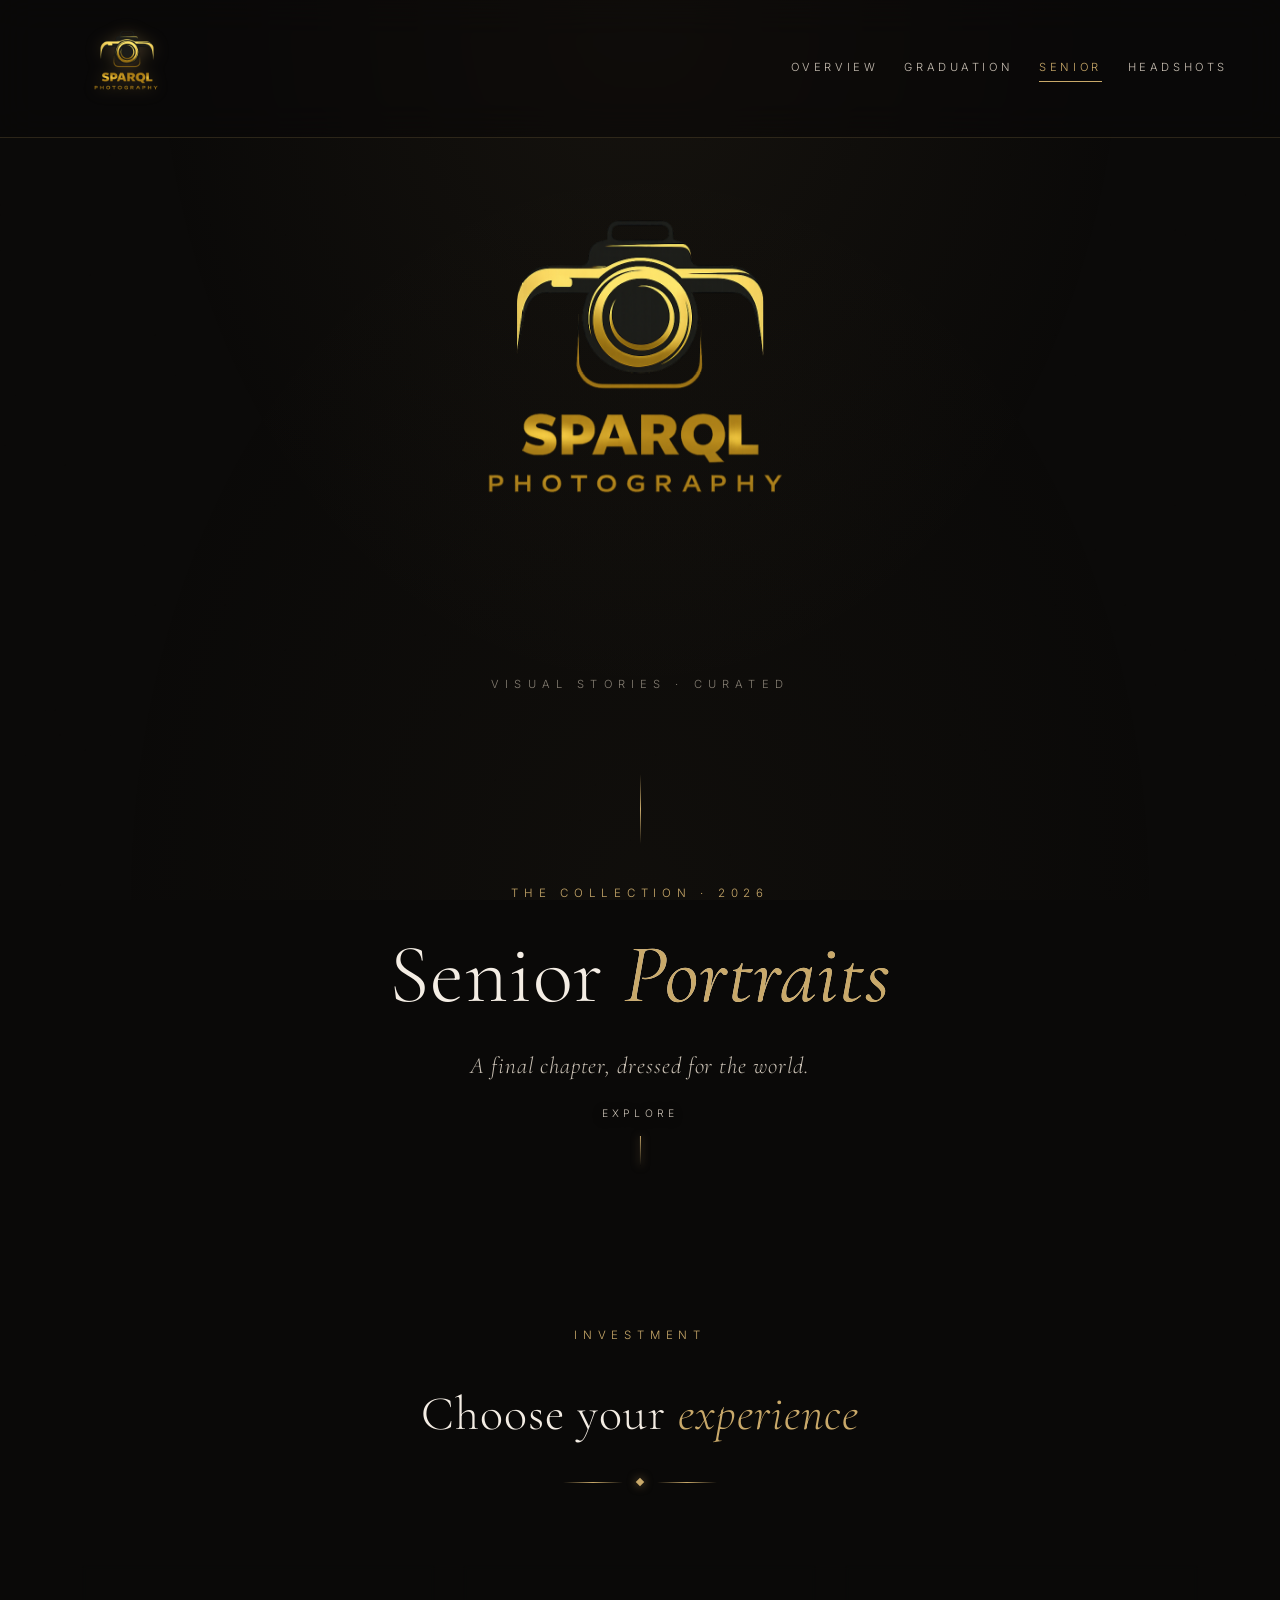
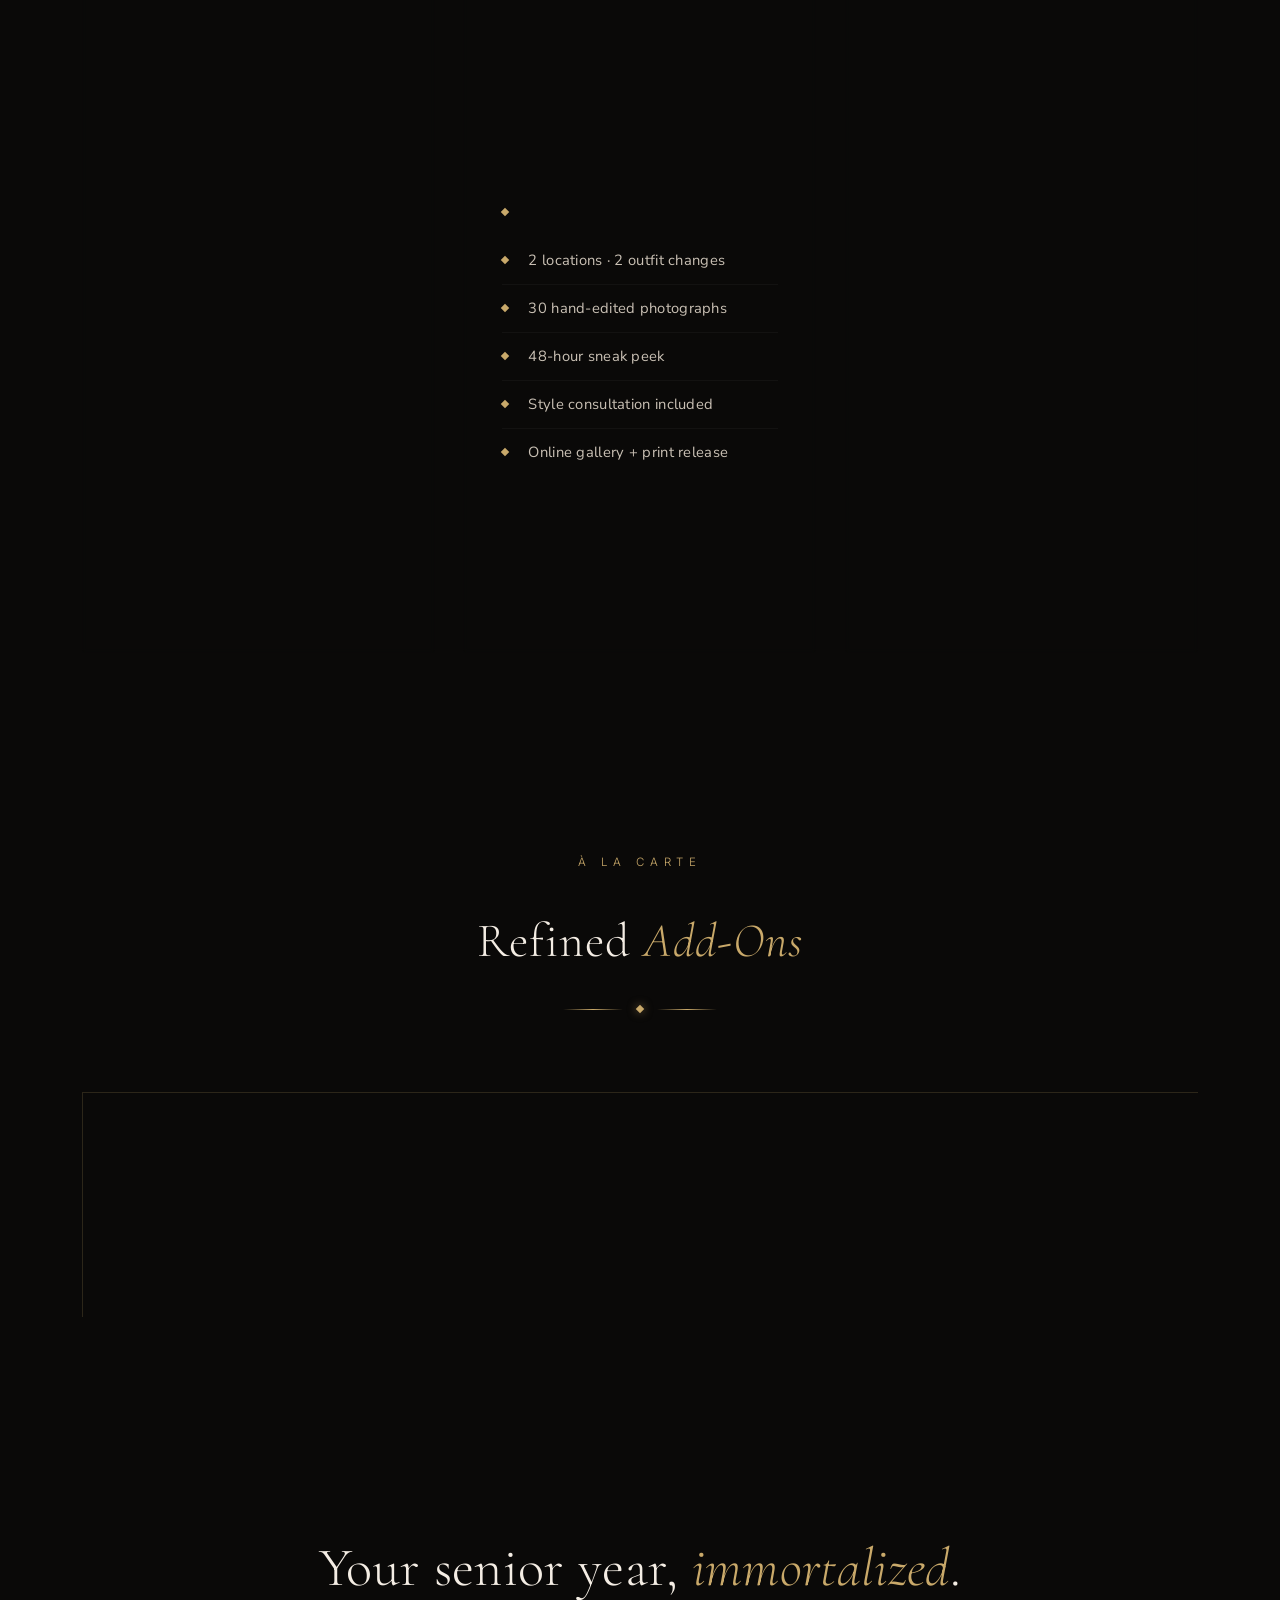
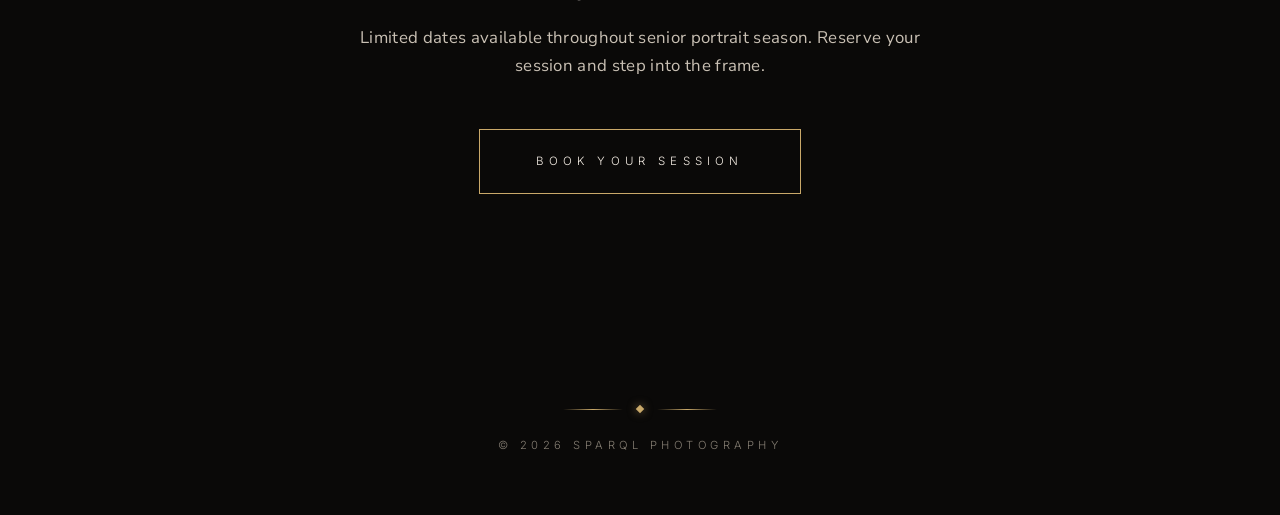
<file: seniors.html>
<!DOCTYPE html>
<html lang="en-US">
<head>
<meta charset="UTF-8" />
<meta name="viewport" content="width=device-width, initial-scale=1.0" />
<title>Sparql Photography — Senior Portrait Pricing</title>
<link rel="preconnect" href="https://fonts.googleapis.com">
<link rel="preconnect" href="https://fonts.gstatic.com" crossorigin>
<link href="https://fonts.googleapis.com/css2?family=Cormorant+Garamond:ital,wght@0,300;0,400;0,500;0,600;0,700;1,300;1,400&family=Inter:wght@200;300;400;500;600&family=Italiana&family=Nunito+Sans:wght@300;400;500&display=swap" rel="stylesheet">
<style>
  /* ---------- Foundations ---------- */
  :root {
    --bg-deep: #0a0908;
    --bg-soft: #14110f;
    --ink: #f4ede4;
    --ink-soft: #c9c0b4;
    --ink-muted: #847d72;
    --gold: #c9a96a;
    --gold-light: #e6cf95;
    --gold-deep: #8a7340;
    --rule: rgba(201, 169, 106, 0.18);
    --card: rgba(255, 255, 255, 0.018);
    --card-border: rgba(201, 169, 106, 0.14);
  }

  * { box-sizing: border-box; margin: 0; padding: 0; }

  html { scroll-behavior: smooth; }

  body {
    background: var(--bg-deep);
    color: var(--ink);
    font-family: 'Inter', system-ui, -apple-system, sans-serif;
    font-weight: 300;
    letter-spacing: 0.02em;
    line-height: 1.7;
    overflow-x: hidden;
    -webkit-font-smoothing: antialiased;
    -moz-osx-font-smoothing: grayscale;
    position: relative;
    min-height: 100vh;
  }

  body::before {
    content: "";
    position: fixed;
    inset: 0;
    background:
      radial-gradient(ellipse at top, rgba(201, 169, 106, 0.06) 0%, transparent 55%),
      radial-gradient(ellipse at bottom, rgba(201, 169, 106, 0.03) 0%, transparent 60%);
    pointer-events: none;
    z-index: 0;
  }
  body::after {
    content: "";
    position: fixed;
    inset: 0;
    background-image: url("data:image/svg+xml,%3Csvg viewBox='0 0 200 200' xmlns='http://www.w3.org/2000/svg'%3E%3Cfilter id='n'%3E%3CfeTurbulence type='fractalNoise' baseFrequency='0.9' stitchTiles='stitch'/%3E%3CfeColorMatrix values='0 0 0 0 1  0 0 0 0 1  0 0 0 0 1  0 0 0 0.05 0'/%3E%3C/filter%3E%3Crect width='100%25' height='100%25' filter='url(%23n)'/%3E%3C/svg%3E");
    opacity: 0.5;
    mix-blend-mode: overlay;
    pointer-events: none;
    z-index: 1;
  }

  .container {
    max-width: 1180px;
    margin: 0 auto;
    padding: 0 32px;
    position: relative;
    z-index: 2;
  }

  /* ---------- Top Nav ---------- */
  .top-nav {
    position: fixed; top: 0; left: 0; right: 0; z-index: 100;
    background: rgba(10, 9, 8, 0.55);
    backdrop-filter: blur(18px);
    -webkit-backdrop-filter: blur(18px);
    border-bottom: 1px solid var(--rule);
    transition: background 0.4s ease, border-color 0.4s ease;
  }
  .top-nav-inner {
    max-width: 1240px; margin: 0 auto;
    padding: 14px 32px;
    display: flex; align-items: center; justify-content: space-between;
    gap: 24px;
  }
  .top-nav-brand {
    font-family: 'Italiana', serif;
    font-size: 0.95rem; letter-spacing: 0.3em;
    text-transform: uppercase;
    color: var(--ink); text-decoration: none;
    white-space: nowrap;
    transition: opacity 0.4s ease;
  }
  .top-nav-brand:hover { opacity: 0.85; }
  .nav-logo { height: 100px; width: auto; filter: drop-shadow(0 2px 8px rgba(201,169,106,0.3)); transition: transform 0.3s ease; }
  .nav-logo:hover { transform: scale(1.05); }
  .top-nav-brand .accent {
    color: var(--gold); font-style: italic;
    font-family: 'Cormorant Garamond', serif;
    font-weight: 400; letter-spacing: 0.05em;
    margin-right: 4px;
  }
  .top-nav-links {
    display: flex; gap: 26px; flex-wrap: wrap; justify-content: flex-end;
  }
  .top-nav-links a {
    font-family: 'Inter', sans-serif;
    font-size: 0.7rem; letter-spacing: 0.32em;
    text-transform: uppercase; color: var(--ink-soft);
    text-decoration: none; padding: 4px 0;
    border-bottom: 1px solid transparent;
    transition: color 0.4s ease, border-color 0.4s ease;
  }
  .top-nav-links a:hover { color: var(--gold); }
  .top-nav-links a.active {
    color: var(--gold);
    border-bottom-color: var(--gold);
  }
  @media (max-width: 720px) {
    .top-nav-inner { padding: 12px 22px; gap: 12px; flex-wrap: wrap; }
    .top-nav-brand { font-size: 0.78rem; letter-spacing: 0.22em; }
    .top-nav-links { gap: 14px; }
    .top-nav-links a { font-size: 0.58rem; letter-spacing: 0.22em; }
  }

  /* ---------- Hero ---------- */
  .hero {
    min-height: 100vh;
    display: flex;
    flex-direction: column;
    justify-content: center;
    align-items: center;
    text-align: center;
    padding: 140px 32px 140px;
    position: relative;
  }

  .brand-mark {
    font-family: 'Italiana', serif;
    font-size: clamp(2rem, 4vw, 2.6rem);
    letter-spacing: 0.4em;
    color: var(--ink);
    margin-bottom: 8px;
    opacity: 0;
    animation: fadeInUp 1.2s ease-out 0.2s forwards;
  }
  .brand-mark .accent {
    color: var(--gold);
    font-style: italic;
    letter-spacing: 0.05em;
    font-family: 'Cormorant Garamond', serif;
    font-weight: 400;
  }
  .logo-container {
    text-align: center;
    margin-bottom: 60px;
    opacity: 0;
    animation: fadeInUp 1s ease-out 0.3s forwards;
  }
  .logo-container a {
    display: inline-block;
    filter: drop-shadow(0 8px 35px rgba(201, 169, 106, 0.5));
  }
  .logo-container a:hover {
    filter: drop-shadow(0 10px 50px rgba(201, 169, 106, 0.7));
  }
  .logo {
    max-width: 700px;
    width: 100%;
    height: auto;
  }
  .logo:hover {
    transform: scale(1.02);
  }
  .brand-tag {
    font-size: 0.7rem;
    letter-spacing: 0.55em;
    color: var(--ink-muted);
    text-transform: uppercase;
    margin-bottom: 80px;
    opacity: 0;
    animation: fadeInUp 1.2s ease-out 0.4s forwards;
  }

  .hero-divider {
    width: 1px;
    height: 70px;
    background: linear-gradient(to bottom, transparent, var(--gold), transparent);
    margin: 0 auto 40px;
    opacity: 0;
    animation: heroLine 1.6s ease-out 0.5s forwards;
  }

  .eyebrow {
    font-size: 0.72rem;
    letter-spacing: 0.5em;
    text-transform: uppercase;
    color: var(--gold);
    margin-bottom: 28px;
    opacity: 0;
    animation: fadeInUp 1.2s ease-out 0.7s forwards;
  }

  h1.title {
    font-family: 'Cormorant Garamond', serif;
    font-weight: 300;
    font-size: clamp(2.6rem, 6.5vw, 5.4rem);
    letter-spacing: 0.01em;
    line-height: 1.05;
    margin-bottom: 28px;
    opacity: 0;
    animation: fadeInUp 1.4s ease-out 0.9s forwards;
    background: linear-gradient(120deg,
      var(--ink) 0%,
      var(--ink) 35%,
      var(--gold-light) 50%,
      var(--ink) 65%,
      var(--ink) 100%);
    background-size: 200% 100%;
    -webkit-background-clip: text;
    background-clip: text;
    -webkit-text-fill-color: transparent;
    animation:
      fadeInUp 1.4s ease-out 0.9s forwards,
      shimmer 7s ease-in-out 2.4s infinite;
  }
  h1.title em {
    font-style: italic;
    font-weight: 400;
    color: var(--gold);
    -webkit-text-fill-color: var(--gold);
  }

  .tagline {
    font-family: 'Cormorant Garamond', serif;
    font-style: italic;
    font-weight: 300;
    font-size: clamp(1.15rem, 2vw, 1.45rem);
    color: var(--ink-soft);
    letter-spacing: 0.04em;
    max-width: 600px;
    margin: 0 auto;
    opacity: 0;
    animation: fadeInUp 1.4s ease-out 1.2s forwards;
  }

  .scroll-cue {
    position: absolute;
    bottom: 60px;
    left: 50%;
    transform: translateX(-50%);
    font-size: 0.65rem;
    letter-spacing: 0.4em;
    text-transform: uppercase;
    color: var(--ink-soft);
    opacity: 0;
    animation: fadeIn 2s ease-out 2s forwards, float 3s ease-in-out 3s infinite;
    z-index: 10;
    text-shadow: 0 2px 10px rgba(0, 0, 0, 0.8);
  }
  .scroll-cue::after {
    content: "";
    display: block;
    width: 1px;
    height: 30px;
    background: linear-gradient(to bottom, var(--gold), transparent);
    margin: 14px auto 0;
    box-shadow: 0 0 8px rgba(201, 169, 106, 0.6);
  }

  /* ---------- Section frame ---------- */
  section.packages, section.addons, section.cta {
    padding: 100px 0;
    position: relative;
  }

  .section-head {
    text-align: center;
    margin-bottom: 80px;
  }
  .section-head .eyebrow { animation: none; opacity: 1; }
  .section-head h2 {
    font-family: 'Cormorant Garamond', serif;
    font-weight: 300;
    font-size: clamp(2rem, 4vw, 3rem);
    letter-spacing: 0.02em;
    margin-top: 16px;
  }
  .section-head h2 em {
    font-style: italic;
    color: var(--gold);
  }
  .ornament {
    display: flex;
    align-items: center;
    justify-content: center;
    margin-top: 24px;
    gap: 14px;
  }
  .ornament .line {
    width: 60px;
    height: 1px;
    background: linear-gradient(to right, transparent, var(--gold), transparent);
  }
  .ornament .diamond {
    width: 6px;
    height: 6px;
    background: var(--gold);
    transform: rotate(45deg);
    box-shadow: 0 0 10px rgba(201, 169, 106, 0.6);
  }

  /* ---------- Package Cards ---------- */
  .packages-grid {
    display: grid;
    grid-template-columns: repeat(auto-fit, minmax(280px, 1fr));
    gap: 28px;
  }

  .package {
    position: relative;
    padding: 56px 38px 44px;
    border: 1px solid var(--card-border);
    background: linear-gradient(180deg, rgba(255,255,255,0.012), rgba(255,255,255,0.002));
    backdrop-filter: blur(2px);
    overflow: hidden;
    transition: transform 0.6s cubic-bezier(0.2, 0.7, 0.2, 1),
                border-color 0.6s ease,
                box-shadow 0.6s ease;
    opacity: 0;
    transform: translateY(40px);
    display: flex;
    flex-direction: column;
  }
  .package.in-view {
    animation: fadeInUp 1s ease-out forwards;
  }
  .package:nth-child(1).in-view { animation-delay: 0.05s; }
  .package:nth-child(2).in-view { animation-delay: 0.18s; }
  .package:nth-child(3).in-view { animation-delay: 0.31s; }
  .package:nth-child(4).in-view { animation-delay: 0.44s; }

  .package::before {
    content: "";
    position: absolute;
    inset: 0;
    border: 1px solid transparent;
    background: linear-gradient(135deg,
      rgba(201, 169, 106, 0.4),
      transparent 30%,
      transparent 70%,
      rgba(201, 169, 106, 0.4)) border-box;
    -webkit-mask: linear-gradient(#000 0 0) padding-box, linear-gradient(#000 0 0);
    -webkit-mask-composite: xor;
    mask-composite: exclude;
    opacity: 0;
    transition: opacity 0.6s ease;
    pointer-events: none;
  }
  .package:hover {
    transform: translateY(-8px);
    border-color: rgba(201, 169, 106, 0.45);
    box-shadow:
      0 30px 60px -20px rgba(0,0,0,0.6),
      0 0 0 1px rgba(201, 169, 106, 0.05),
      0 0 40px -10px rgba(201, 169, 106, 0.25);
  }
  .package:hover::before { opacity: 1; }

  .package.featured {
    border-color: rgba(201, 169, 106, 0.3);
    background: linear-gradient(180deg,
      rgba(201, 169, 106, 0.04),
      rgba(201, 169, 106, 0.005) 60%);
  }
  .badge {
    position: absolute;
    top: 18px;
    right: 18px;
    font-size: 0.6rem;
    letter-spacing: 0.3em;
    text-transform: uppercase;
    color: var(--bg-deep);
    background: linear-gradient(135deg, var(--gold-light), var(--gold), var(--gold-deep));
    padding: 8px 14px;
    font-weight: 500;
  }
  .badge::before {
    content: "";
    position: absolute;
    inset: 0;
    background: linear-gradient(120deg, transparent 30%, rgba(255,255,255,0.5) 50%, transparent 70%);
    background-size: 200% 100%;
    animation: shimmer 4s linear infinite;
    mix-blend-mode: overlay;
  }

  .package h3 {
    font-family: 'Cormorant Garamond', serif;
    font-weight: 400;
    font-size: 1.7rem;
    letter-spacing: 0.02em;
    margin-bottom: 8px;
    line-height: 1.2;
  }
  .package .price {
    font-family: 'Cormorant Garamond', serif;
    font-weight: 300;
    font-size: 2.6rem;
    color: var(--gold);
    letter-spacing: 0.01em;
    margin-bottom: 4px;
    line-height: 1;
  }
  .package .price .currency {
    font-size: 1.2rem;
    vertical-align: super;
    color: var(--gold-light);
    margin-right: 2px;
  }
  .package .price .unit {
    font-family: 'Inter', sans-serif;
    font-size: 0.75rem;
    color: var(--ink-muted);
    letter-spacing: 0.25em;
    text-transform: uppercase;
    vertical-align: middle;
    margin-left: 6px;
  }
  .package .price-note {
    font-size: 0.7rem;
    letter-spacing: 0.3em;
    text-transform: uppercase;
    color: var(--ink-muted);
    margin-bottom: 32px;
  }

  .divider {
    width: 36px;
    height: 1px;
    background: var(--gold);
    margin: 0 0 28px;
    transition: width 0.6s cubic-bezier(0.2, 0.7, 0.2, 1);
  }
  .package:hover .divider { width: 80px; }

  .features {
    list-style: none;
    margin-bottom: 36px;
    flex: 1;
    display: flex;
    flex-direction: column;
    justify-content: flex-start;
  }
  .features li {
    position: relative;
    padding: 11px 0 11px 26px;
    font-family: 'Avenir Book', 'AvenirNext-Regular', 'Avenir Next', Avenir,
                 'Nunito Sans', system-ui, -apple-system, sans-serif;
    font-weight: 400;
    font-size: 0.92rem;
    color: var(--ink-soft);
    border-bottom: 1px solid rgba(255, 255, 255, 0.04);
    letter-spacing: 0.02em;
  }
  .features li:last-child { border-bottom: none; }
  .features li::before {
    content: "";
    position: absolute;
    left: 0;
    top: 50%;
    width: 6px;
    height: 6px;
    background: var(--gold);
    transform: translateY(-50%) rotate(45deg);
    transition: box-shadow 0.4s ease;
  }
  .package:hover .features li::before {
    box-shadow: 0 0 8px rgba(201, 169, 106, 0.7);
  }
  .features li.flourish {
    color: var(--gold-light);
  }
  .features li.flourish::before {
    background: var(--gold-light);
    box-shadow: 0 0 10px rgba(230, 207, 149, 0.6);
  }

  .package .cta-link {
    display: inline-block;
    font-size: 0.72rem;
    letter-spacing: 0.35em;
    text-transform: uppercase;
    color: var(--ink);
    text-decoration: none;
    padding: 14px 0;
    border-top: 1px solid var(--rule);
    width: 100%;
    text-align: center;
    transition: color 0.4s ease, letter-spacing 0.4s ease;
    position: relative;
  }
  .package .cta-link:hover {
    color: var(--gold);
    letter-spacing: 0.45em;
  }
  .package .cta-link::after {
    content: "→";
    margin-left: 10px;
    display: inline-block;
    transition: transform 0.4s ease;
  }
  .package .cta-link:hover::after { transform: translateX(6px); }

  /* ---------- Add-Ons ---------- */
  section.addons {
    background: linear-gradient(180deg, transparent, rgba(201, 169, 106, 0.025), transparent);
  }
  .addons-grid {
    display: grid;
    grid-template-columns: repeat(5, 1fr);
    gap: 0;
    border-top: 1px solid var(--rule);
    border-left: 1px solid var(--rule);
  }
  .addon {
    padding: 36px 30px;
    border-right: 1px solid var(--rule);
    border-bottom: 1px solid var(--rule);
    transition: background 0.5s ease;
    position: relative;
    opacity: 0;
    transform: translateY(20px);
  }
  .addon.in-view { animation: fadeInUp 0.9s ease-out forwards; }
  .addon:nth-child(1).in-view { animation-delay: 0.05s; }
  .addon:nth-child(2).in-view { animation-delay: 0.15s; }
  .addon:nth-child(3).in-view { animation-delay: 0.25s; }
  .addon:nth-child(4).in-view { animation-delay: 0.35s; }
  .addon:nth-child(5).in-view { animation-delay: 0.45s; }

  .addon:hover {
    background: rgba(201, 169, 106, 0.04);
  }
  .addon-label {
    font-size: 0.7rem;
    letter-spacing: 0.4em;
    text-transform: uppercase;
    color: var(--ink-muted);
    margin-bottom: 14px;
  }
  .addon-name {
    font-family: 'Cormorant Garamond', serif;
    font-weight: 400;
    font-size: 1.4rem;
    color: var(--ink);
    margin-bottom: 10px;
  }
  .addon-price {
    font-family: 'Cormorant Garamond', serif;
    font-weight: 300;
    font-size: 1.15rem;
    color: var(--gold);
    letter-spacing: 0.02em;
  }

  /* ---------- CTA ---------- */
  section.cta {
    text-align: center;
    padding: 120px 32px 140px;
  }
  .cta h2 {
    font-family: 'Cormorant Garamond', serif;
    font-weight: 300;
    font-size: clamp(2rem, 4.5vw, 3.4rem);
    line-height: 1.15;
    margin-bottom: 24px;
    max-width: 720px;
    margin-left: auto;
    margin-right: auto;
  }
  .cta h2 em { font-style: italic; color: var(--gold); }
  .cta p {
    color: var(--ink-soft);
    font-family: 'Avenir Book', 'AvenirNext-Regular', 'Avenir Next', Avenir,
                 'Nunito Sans', system-ui, -apple-system, sans-serif;
    font-size: 1.05rem;
    max-width: 560px;
    margin: 0 auto 48px;
    font-weight: 400;
  }

  .btn-luxe {
    display: inline-block;
    padding: 22px 56px;
    background: transparent;
    color: var(--ink);
    text-decoration: none;
    font-size: 0.72rem;
    letter-spacing: 0.45em;
    text-transform: uppercase;
    border: 1px solid var(--gold);
    position: relative;
    overflow: hidden;
    transition: color 0.5s ease, letter-spacing 0.5s ease;
    z-index: 1;
  }
  .btn-luxe::before {
    content: "";
    position: absolute;
    inset: 0;
    background: linear-gradient(135deg, var(--gold-light), var(--gold), var(--gold-deep));
    transform: translateY(101%);
    transition: transform 0.6s cubic-bezier(0.7, 0, 0.2, 1);
    z-index: -1;
  }
  .btn-luxe:hover {
    color: var(--bg-deep);
    letter-spacing: 0.55em;
  }
  .btn-luxe:hover::before { transform: translateY(0); }

  /* ---------- Footer ornament ---------- */
  footer {
    text-align: center;
    padding: 40px 32px 60px;
    color: var(--ink-muted);
    font-size: 0.7rem;
    letter-spacing: 0.4em;
    text-transform: uppercase;
    position: relative;
    z-index: 2;
  }
  footer .ornament { margin-bottom: 24px; }

  /* ---------- Modal / Contact Form ---------- */
  .modal-overlay {
    position: fixed;
    inset: 0;
    background: rgba(10, 9, 8, 0.92);
    backdrop-filter: blur(8px);
    display: flex;
    align-items: center;
    justify-content: center;
    z-index: 1000;
    opacity: 0;
    pointer-events: none;
    transition: opacity 0.4s ease;
    padding: 20px;
  }
  .modal-overlay.active {
    opacity: 1;
    pointer-events: all;
  }

  .modal {
    background: linear-gradient(180deg, rgba(20, 17, 15, 0.98), rgba(14, 12, 10, 0.98));
    border: 1px solid var(--card-border);
    max-width: 580px;
    width: 100%;
    padding: 50px 45px 45px;
    position: relative;
    transform: scale(0.9) translateY(20px);
    transition: transform 0.4s cubic-bezier(0.2, 0.7, 0.2, 1);
    box-shadow: 0 40px 90px rgba(0, 0, 0, 0.7),
                0 0 0 1px rgba(201, 169, 106, 0.1);
  }
  .modal-overlay.active .modal {
    transform: scale(1) translateY(0);
  }

  .modal-close {
    position: absolute;
    top: 20px;
    right: 20px;
    background: transparent;
    border: none;
    color: var(--ink-muted);
    font-size: 1.8rem;
    cursor: pointer;
    width: 36px;
    height: 36px;
    display: flex;
    align-items: center;
    justify-content: center;
    transition: color 0.3s ease, transform 0.3s ease;
    line-height: 1;
  }
  .modal-close:hover {
    color: var(--gold);
    transform: rotate(90deg);
  }

  .modal h3 {
    font-family: 'Cormorant Garamond', serif;
    font-weight: 300;
    font-size: 2.2rem;
    margin-bottom: 10px;
    text-align: center;
  }
  .modal h3 em {
    font-style: italic;
    color: var(--gold);
  }
  .modal .modal-subtitle {
    text-align: center;
    color: var(--ink-soft);
    font-size: 0.9rem;
    margin-bottom: 36px;
    font-family: 'Avenir Book', 'AvenirNext-Regular', 'Avenir Next', Avenir,
                 'Nunito Sans', system-ui, -apple-system, sans-serif;
    font-weight: 400;
  }

  .form-group {
    margin-bottom: 22px;
  }
  .form-row {
    display: grid;
    grid-template-columns: 1fr 1fr;
    gap: 16px;
  }
  .form-group label {
    display: block;
    font-size: 0.7rem;
    letter-spacing: 0.3em;
    text-transform: uppercase;
    color: var(--ink-muted);
    margin-bottom: 10px;
  }
  .form-group input,
  .form-group select,
  .form-group textarea {
    width: 100%;
    background: rgba(255, 255, 255, 0.03);
    border: 1px solid rgba(201, 169, 106, 0.2);
    color: var(--ink);
    padding: 14px 16px;
    font-family: 'Avenir Book', 'AvenirNext-Regular', 'Avenir Next', Avenir,
                 'Nunito Sans', system-ui, -apple-system, sans-serif;
    font-size: 0.92rem;
    font-weight: 400;
    letter-spacing: 0.02em;
    transition: border-color 0.3s ease, background 0.3s ease;
  }
  .form-group input:focus,
  .form-group select:focus,
  .form-group textarea:focus {
    outline: none;
    border-color: var(--gold);
    background: rgba(255, 255, 255, 0.05);
  }
  .form-group textarea {
    resize: vertical;
    min-height: 100px;
    font-family: 'Avenir Book', 'AvenirNext-Regular', 'Avenir Next', Avenir,
                 'Nunito Sans', system-ui, -apple-system, sans-serif;
  }
  .form-group select {
    cursor: pointer;
    appearance: none;
    background-image: url("data:image/svg+xml,%3Csvg width='12' height='8' viewBox='0 0 12 8' fill='none' xmlns='http://www.w3.org/2000/svg'%3E%3Cpath d='M1 1L6 6L11 1' stroke='%23c9a96a' stroke-width='1.5' stroke-linecap='round'/%3E%3C/svg%3E");
    background-repeat: no-repeat;
    background-position: right 16px center;
    padding-right: 40px;
  }
  
  /* Make date input larger and more clickable */
  .form-group input[type="date"] {
    cursor: pointer;
    padding: 16px 50px 16px 16px;
    font-size: 1rem;
    min-height: 52px;
    position: relative;
  }
  .form-group input[type="date"]::-webkit-calendar-picker-indicator {
    cursor: pointer;
    width: 32px;
    height: 32px;
    position: absolute;
    right: 10px;
    opacity: 0.8;
    transition: opacity 0.3s ease, transform 0.3s ease;
    filter: invert(72%) sepia(15%) saturate(694%) hue-rotate(359deg) brightness(94%) contrast(89%);
  }
  .form-group input[type="date"]::-webkit-calendar-picker-indicator:hover {
    opacity: 1;
    transform: scale(1.15);
  }

  .form-submit {
    width: 100%;
    padding: 18px;
    background: transparent;
    color: var(--ink);
    border: 1px solid var(--gold);
    font-size: 0.72rem;
    letter-spacing: 0.45em;
    text-transform: uppercase;
    cursor: pointer;
    position: relative;
    overflow: hidden;
    transition: color 0.5s ease, letter-spacing 0.5s ease;
    margin-top: 12px;
  }
  .form-submit::before {
    content: "";
    position: absolute;
    inset: 0;
    background: linear-gradient(135deg, var(--gold-light), var(--gold), var(--gold-deep));
    transform: translateY(101%);
    transition: transform 0.6s cubic-bezier(0.7, 0, 0.2, 1);
    z-index: -1;
  }
  .form-submit:hover {
    color: var(--bg-deep);
    letter-spacing: 0.55em;
  }
  .form-submit:hover::before {
    transform: translateY(0);
  }

  .form-note {
    text-align: center;
    font-size: 0.75rem;
    color: var(--ink-muted);
    margin-top: 20px;
    line-height: 1.6;
  }

  /* ---------- Animations ---------- */
  @keyframes fadeInUp {
    0% { opacity: 0; transform: translateY(40px); }
    100% { opacity: 1; transform: translateY(0); }
  }
  @keyframes fadeIn {
    to { opacity: 1; }
  }
  @keyframes heroLine {
    0% { opacity: 0; height: 0; }
    100% { opacity: 1; height: 70px; }
  }
  @keyframes shimmer {
    0% { background-position: -200% 0; }
    100% { background-position: 200% 0; }
  }
  @keyframes float {
    0%, 100% { transform: translateX(-50%) translateY(0); }
    50% { transform: translateX(-50%) translateY(-8px); }
  }

  @media (prefers-reduced-motion: reduce) {
    *, *::before, *::after {
      animation-duration: 0.01ms !important;
      animation-iteration-count: 1 !important;
      transition-duration: 0.01ms !important;
    }
    .package, .addon { opacity: 1; transform: none; }
  }

  @media (max-width: 720px) {
    .hero { padding: 120px 24px 60px; }
    .container { padding: 0 22px; }
    section.packages, section.addons, section.cta { padding: 70px 0; }
    .section-head { margin-bottom: 50px; }
    .package { padding: 44px 28px 32px; }
    .brand-tag { margin-bottom: 50px; }
    .logo { max-width: 380px; }
  }
</style>
</head>
<body>

  <!-- TOP NAV -->
  <nav class="top-nav" aria-label="Pricing categories">
    <div class="top-nav-inner">
      <a href="https://www.sparqlphotography.com" class="top-nav-brand"><img src="Logo.png" alt="Sparql Photography" class="nav-logo" /></a>
      <div class="top-nav-links">
        <a href="index.html">Overview</a>
        <a href="graduation.html">Graduation</a>
        <a href="seniors.html" class="active">Senior</a>
        <a href="headshots.html">Headshots</a>
      </div>
    </div>
  </nav>

  <!-- HERO -->
  <header class="hero">
    <div class="logo-container">
      <img src="Logo.png" alt="Sparql Photography Logo" class="logo" />
    </div>
    <div class="brand-tag">Visual Stories · Curated</div>

    <div class="hero-divider"></div>

    <div class="eyebrow">The Collection · 2026</div>
    <h1 class="title">Senior <em>Portraits</em></h1>
    <p class="tagline">A final chapter, dressed for the world.</p>

    <div class="scroll-cue">Explore</div>
  </header>

  <!-- PACKAGES -->
  <section class="packages">
    <div class="container">
      <div class="section-head">
        <div class="eyebrow">Investment</div>
        <h2>Choose your <em>experience</em></h2>
        <div class="ornament">
          <span class="line"></span>
          <span class="diamond"></span>
          <span class="line"></span>
        </div>
      </div>

      <div class="packages-grid">

        <article class="package reveal">
          <h3>Essential</h3>
          <p class="price"><span class="currency">$</span>375</p>
          <p class="price-note">Per Session</p>
          <div class="divider"></div>
          <ul class="features">
            <li>45-minute session</li>
            <li>1 location · 1 outfit change</li>
            <li>15 hand-edited photographs</li>
            <li>Online gallery delivery</li>
            <li>Print release included</li>
          </ul>
          <a class="cta-link" href="#book" data-package="Essential">Book</a>
        </article>

        <article class="package featured reveal">
          <span class="badge">Most Loved</span>
          <h3>Signature</h3>
          <p class="price"><span class="currency">$</span>675</p>
          <p class="price-note">Per Session</p>
          <div class="divider"></div>
          <ul class="features">
            <li>90-minute session</li>
            <li>2 locations · 2 outfit changes</li>
            <li>30 hand-edited photographs</li>
            <li>48-hour sneak peek</li>
            <li>Style consultation included</li>
            <li>Online gallery + print release</li>
          </ul>
          <a class="cta-link" href="#book" data-package="Signature">Book</a>
        </article>

        <article class="package reveal">
          <h3>Premiere</h3>
          <p class="price"><span class="currency">$</span>975</p>
          <p class="price-note">Per Session</p>
          <div class="divider"></div>
          <ul class="features">
            <li>2-hour session</li>
            <li>Multiple curated locations</li>
            <li>3+ outfit changes</li>
            <li>50 hand-edited photographs</li>
            <li>Style &amp; pose guidance</li>
            <li>Priority editing</li>
            <li class="flourish">$75 print credit included</li>
          </ul>
          <a class="cta-link" href="#book" data-package="Premiere">Book</a>
        </article>

      </div>
    </div>
  </section>

  <!-- ADD-ONS -->
  <section class="addons">
    <div class="container">
      <div class="section-head">
        <div class="eyebrow">À La Carte</div>
        <h2>Refined <em>Add-Ons</em></h2>
        <div class="ornament">
          <span class="line"></span>
          <span class="diamond"></span>
          <span class="line"></span>
        </div>
      </div>

      <div class="addons-grid">
        <div class="addon reveal">
          <div class="addon-label">01</div>
          <div class="addon-name">Extra<br>Photographs</div>
          <div class="addon-price">$15–$25 each</div>
        </div>
        <div class="addon reveal">
          <div class="addon-label">02</div>
          <div class="addon-name">Full<br>Gallery</div>
          <div class="addon-price">$100–$200</div>
        </div>
        <div class="addon reveal">
          <div class="addon-label">03</div>
          <div class="addon-name">Rush<br>Delivery</div>
          <div class="addon-price">$75–$150</div>
        </div>
        <div class="addon reveal">
          <div class="addon-label">04</div>
          <div class="addon-name">Golden<br>Hour</div>
          <div class="addon-price">$75–$150</div>
        </div>
        <div class="addon reveal">
          <div class="addon-label">05</div>
          <div class="addon-name">Hair & Makeup<br>Concierge</div>
          <div class="addon-price">By Quote</div>
        </div>
      </div>
    </div>
  </section>

  <!-- CTA -->
  <section class="cta" id="book">
    <div class="container">
      <h2>Your senior year, <em>immortalized</em>.</h2>
      <p>Limited dates available throughout senior portrait season. Reserve your session and step into the frame.</p>
      <a href="#book" class="btn-luxe" id="openModal">Book Your Session</a>
    </div>
  </section>

  <!-- CONTACT FORM MODAL -->
  <div class="modal-overlay" id="modalOverlay">
    <div class="modal">
      <button class="modal-close" id="closeModal" aria-label="Close">&times;</button>
      <h3>Reserve Your <em>Session</em></h3>
      <p class="modal-subtitle">We'll be in touch within 24 hours</p>
      
      <form id="contactForm" action="https://formspree.io/f/mqenpdna" method="POST">
        <div class="form-row">
          <div class="form-group">
            <label for="firstName">First Name</label>
            <input type="text" id="firstName" name="firstName" required>
          </div>
          <div class="form-group">
            <label for="lastName">Last Name</label>
            <input type="text" id="lastName" name="lastName" required>
          </div>
        </div>

        <div class="form-group">
          <label for="email">Email Address</label>
          <input type="email" id="email" name="email" pattern="[a-z0-9._%+\-]+@[a-z0-9.\-]+\.[a-z]{2,}$" title="Please enter a valid email address" placeholder="you@example.com" required>
        </div>

        <div class="form-group">
          <label for="phone">Phone Number</label>
          <input type="tel" id="phone" name="phone" pattern="[0-9\s\-\(\)\+\.]{10,}" title="Please enter a valid phone number (at least 10 digits)" placeholder="(555) 123-4567" required>
        </div>

        <div class="form-group">
          <label for="package">Desired Package</label>
          <select id="package" name="package" required>
            <option value="">Select a package</option>
            <option value="Essential">Essential — $375</option>
            <option value="Signature">Signature — $675</option>
            <option value="Premiere">Premiere — $975</option>
          </select>
        </div>

        <div class="form-group">
          <label for="dates">Preferred Date(s)</label>
          <input type="date" id="dates" name="dates" min="2026-05-05" required>
        </div>

        <button type="submit" class="form-submit">Send Inquiry</button>

        <p class="form-note">
          By submitting, you agree to be contacted about your session.
        </p>
      </form>
    </div>
  </div>

  <footer>
    <div class="ornament">
      <span class="line"></span>
      <span class="diamond"></span>
      <span class="line"></span>
    </div>
    © 2026 Sparql Photography
  </footer>

  <script>
    // Reveal-on-scroll using IntersectionObserver
    const reveals = document.querySelectorAll('.reveal');
    const io = new IntersectionObserver((entries) => {
      entries.forEach((entry) => {
        if (entry.isIntersecting) {
          entry.target.classList.add('in-view');
          io.unobserve(entry.target);
        }
      });
    }, { threshold: 0.15, rootMargin: '0px 0px -50px 0px' });
    reveals.forEach((el) => io.observe(el));

    // Modal functionality
    const modalOverlay = document.getElementById('modalOverlay');
    const closeModalBtn = document.getElementById('closeModal');
    const openModalBtn = document.getElementById('openModal');
    const packageSelect = document.getElementById('package');
    const contactForm = document.getElementById('contactForm');

    // Open modal from main CTA
    openModalBtn.addEventListener('click', (e) => {
      e.preventDefault();
      modalOverlay.classList.add('active');
      document.body.style.overflow = 'hidden';
    });

    // Open modal from package Reserve buttons
    document.querySelectorAll('.cta-link').forEach(link => {
      link.addEventListener('click', (e) => {
        e.preventDefault();
        const packageName = link.getAttribute('data-package');
        modalOverlay.classList.add('active');
        document.body.style.overflow = 'hidden';
        
        // Pre-select the package if data-package attribute exists
        if (packageName) {
          packageSelect.value = packageName;
        }
      });
    });

    // Close modal
    closeModalBtn.addEventListener('click', () => {
      modalOverlay.classList.remove('active');
      document.body.style.overflow = '';
    });

    // Close modal when clicking outside
    modalOverlay.addEventListener('click', (e) => {
      if (e.target === modalOverlay) {
        modalOverlay.classList.remove('active');
        document.body.style.overflow = '';
      }
    });

    // Close modal with Escape key
    document.addEventListener('keydown', (e) => {
      if (e.key === 'Escape' && modalOverlay.classList.contains('active')) {
        modalOverlay.classList.remove('active');
        document.body.style.overflow = '';
      }
    });

    // Handle form submission (you'll need to update the action URL)
    contactForm.addEventListener('submit', (e) => {
      // Form will submit normally to Formspree or your backend
      // You can add custom success handling here if needed
    });
  </script>

</body>
</html>
</file>
